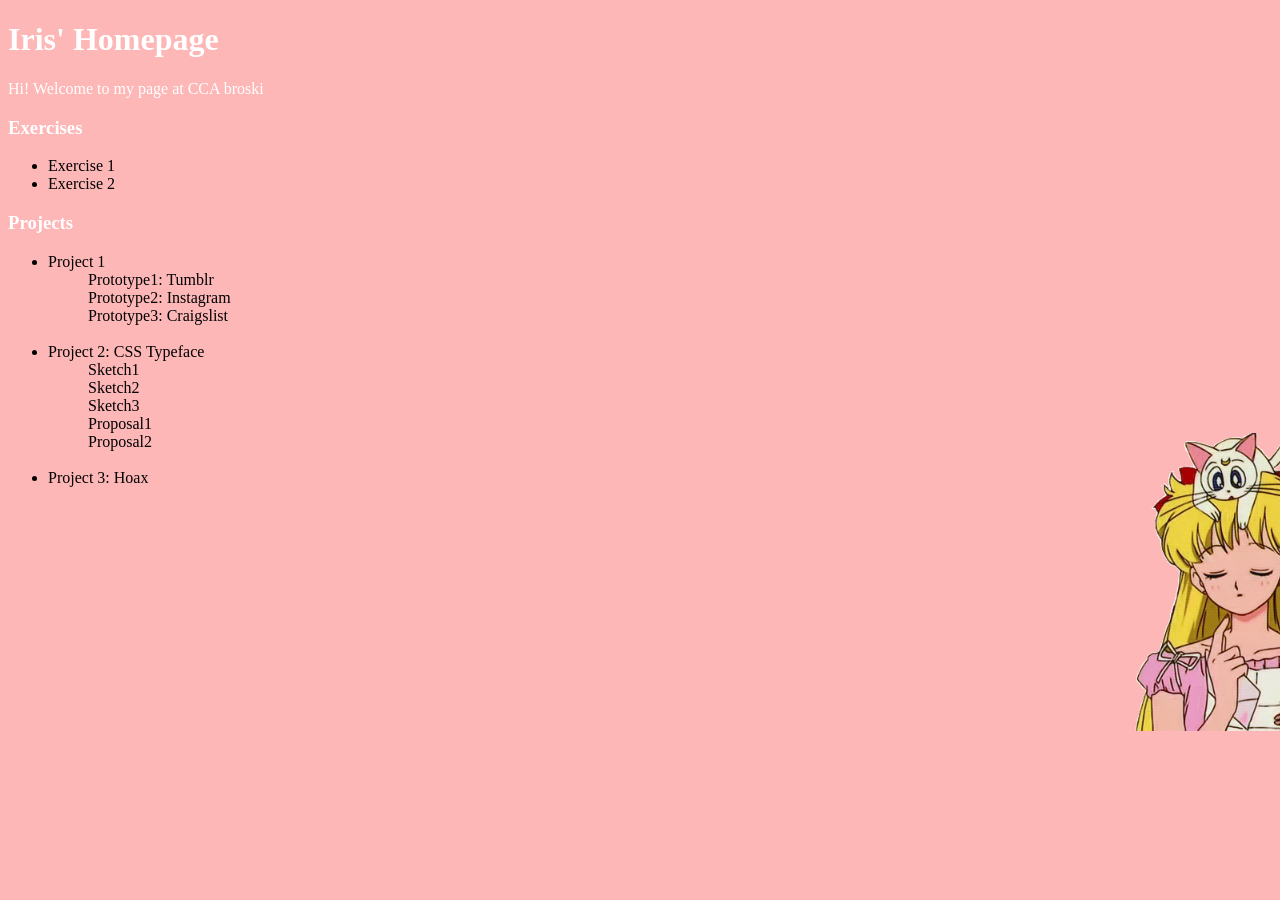
<file: index.html>
<!DOCTYPE html>
<html>

<head>
  <title>Iris' Homepage</title>
  <link rel="stylesheet" href="css/index.css">
</head>

<body>
  <h1>Iris' Homepage</h1>
  <p>Hi! Welcome to my page at CCA broski</p>
  <div id="Exercises">
    <h3>Exercises</h3>
    <ul>
      <li><a href="Exercise1/index.html">Exercise 1</a></li>
      <li><a href="Exercise2/index.html">Exercise 2</a></li>
    </ul>
  </div>
  <div id="Projects">
    <h3>Projects</h3>
    <ul>
      <li><a href="images/project1_iris_kwak.pdf">Project 1</a></li>
      <ul><a href="http://fantastickoalabluebird.tumblr.com/">Prototype1: Tumblr</a></ul>
      <ul><a href="https://www.instagram.com/maria_rilke/">Prototype2: Instagram</a></ul>
      <ul><a href="images/craigslist.png">Prototype3: Craigslist</a></ul><br>
      <li><a href="project2/interactive.html">Project 2: CSS Typeface</a></li>
      <ul><a href="images/font_3d.pdf">Sketch1</a></ul>
      <ul><a href="images/font_geometric.pdf">Sketch2</a></ul>
      <ul><a href="images/font_wide.pdf">Sketch3</a></ul>
      <ul><a href="images/proposal_origami.pdf">Proposal1</a></ul>
      <ul><a href="images/proposal_perspective.pdf">Proposal2</a></ul><br>
      <li><a href="project3/dessentials.html">Project 3: Hoax</a></li>
    </ul>

    <div id="venus">    
      <img src="images/venus.gif" width="400px";>
    </div>
  </div>
</body>
</html>
</file>
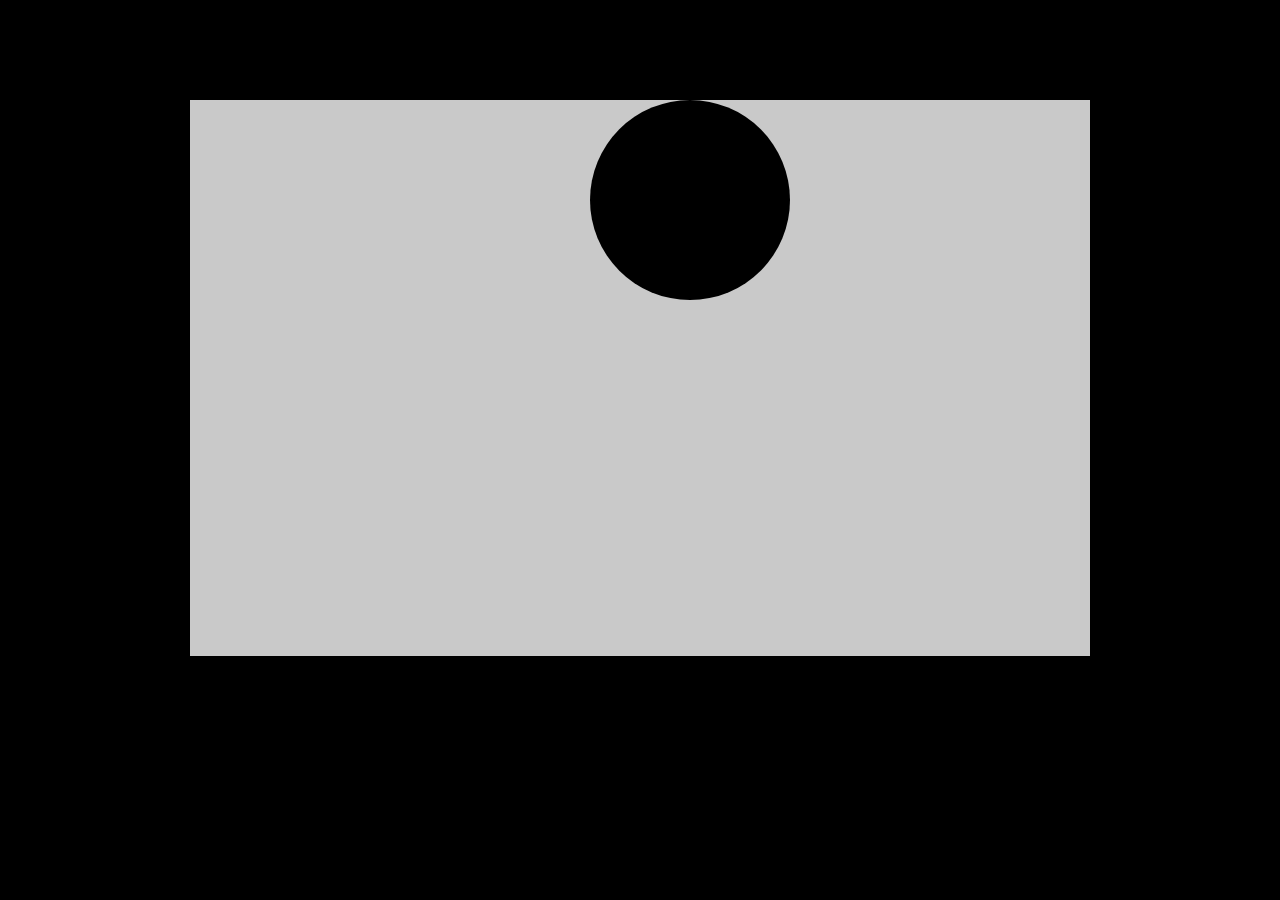
<file: Exercise-CodingfromLife/index.html>
<!DOCTYPE html>
<html>

<head>
	<title>Coding from Life</title>
	<meta charset="utf-8" />
	<link rel="stylesheet" href="assets/css/main.css" type="text/css" />
</head>

<body>

    <div class="canvas">

        <!-- put your objects here -->
        <div id="ball"></div>
    </div>

</body>

</html>
</file>
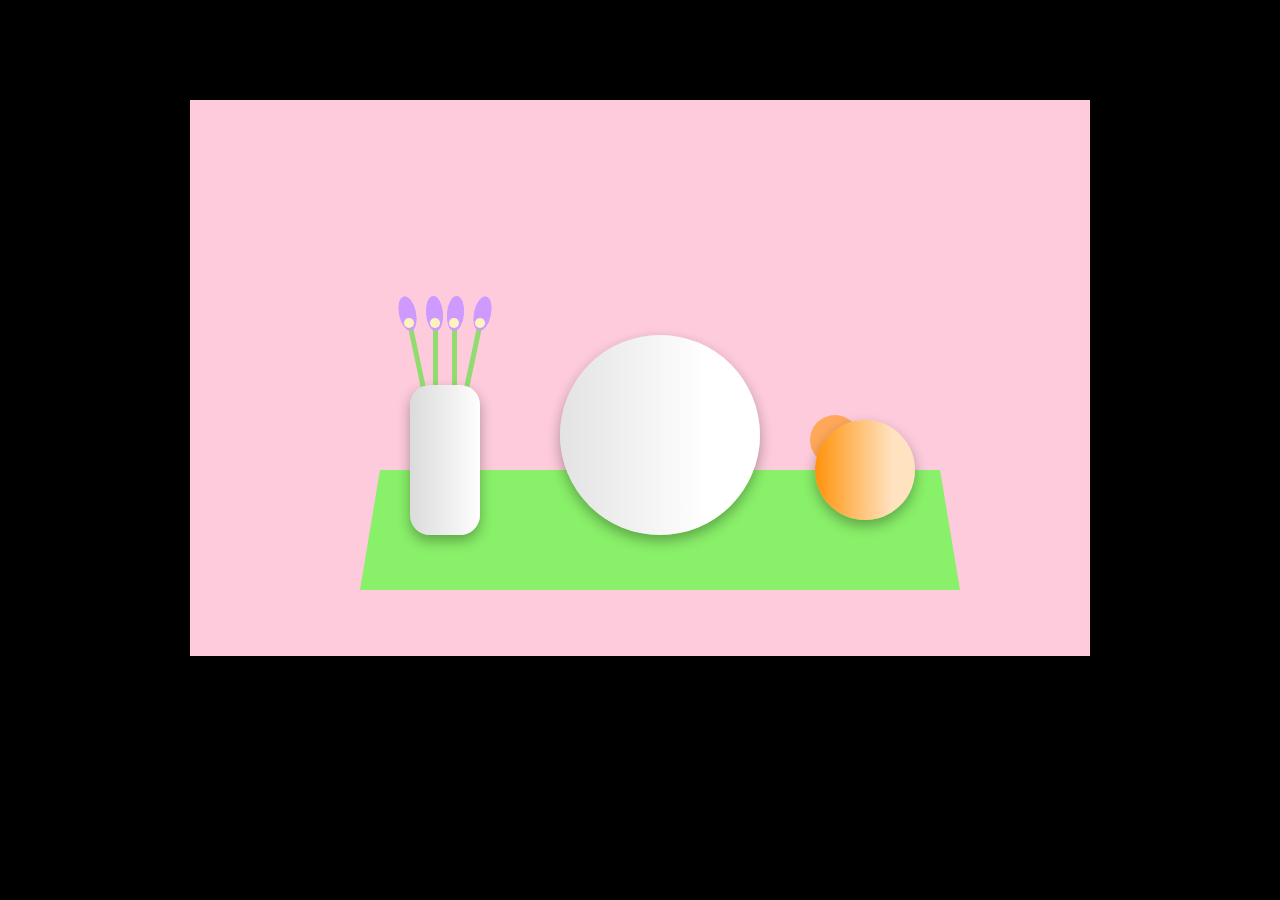
<file: Exercise1/index.html>
<!DOCTYPE html>
<html>

<head>
	<title>Coding from Life</title>
	<meta charset="utf-8" />
	<link rel="stylesheet" href="assets/css/main.css" type="text/css" />
</head>

<body>

    <div class="canvas">

        <!-- put your objects here -->
        <div id="ball"></div>
        <div id="pumpkin1"></div>
        <div id="pumpkin2"></div>
        <div id="vase"></div>
        <div id="stemright"></div>
        <div id="stemleft"></div>
        <div id="stemleftm"></div>
        <div id="stemrightm"></div>
        <div id="yellowright"></div>
        <div id="yellowrightm"></div>
        <div id="yellowleftm"></div>
        <div id="yellowleft"></div>
        <div id="petalright"></div>
        <div id="petalleft"></div>
        <div id="petalleftm"></div>
        <div id="petalrightm"></div>
        <div id="mat"></div>
    </div>

</body>

</html>
</file>
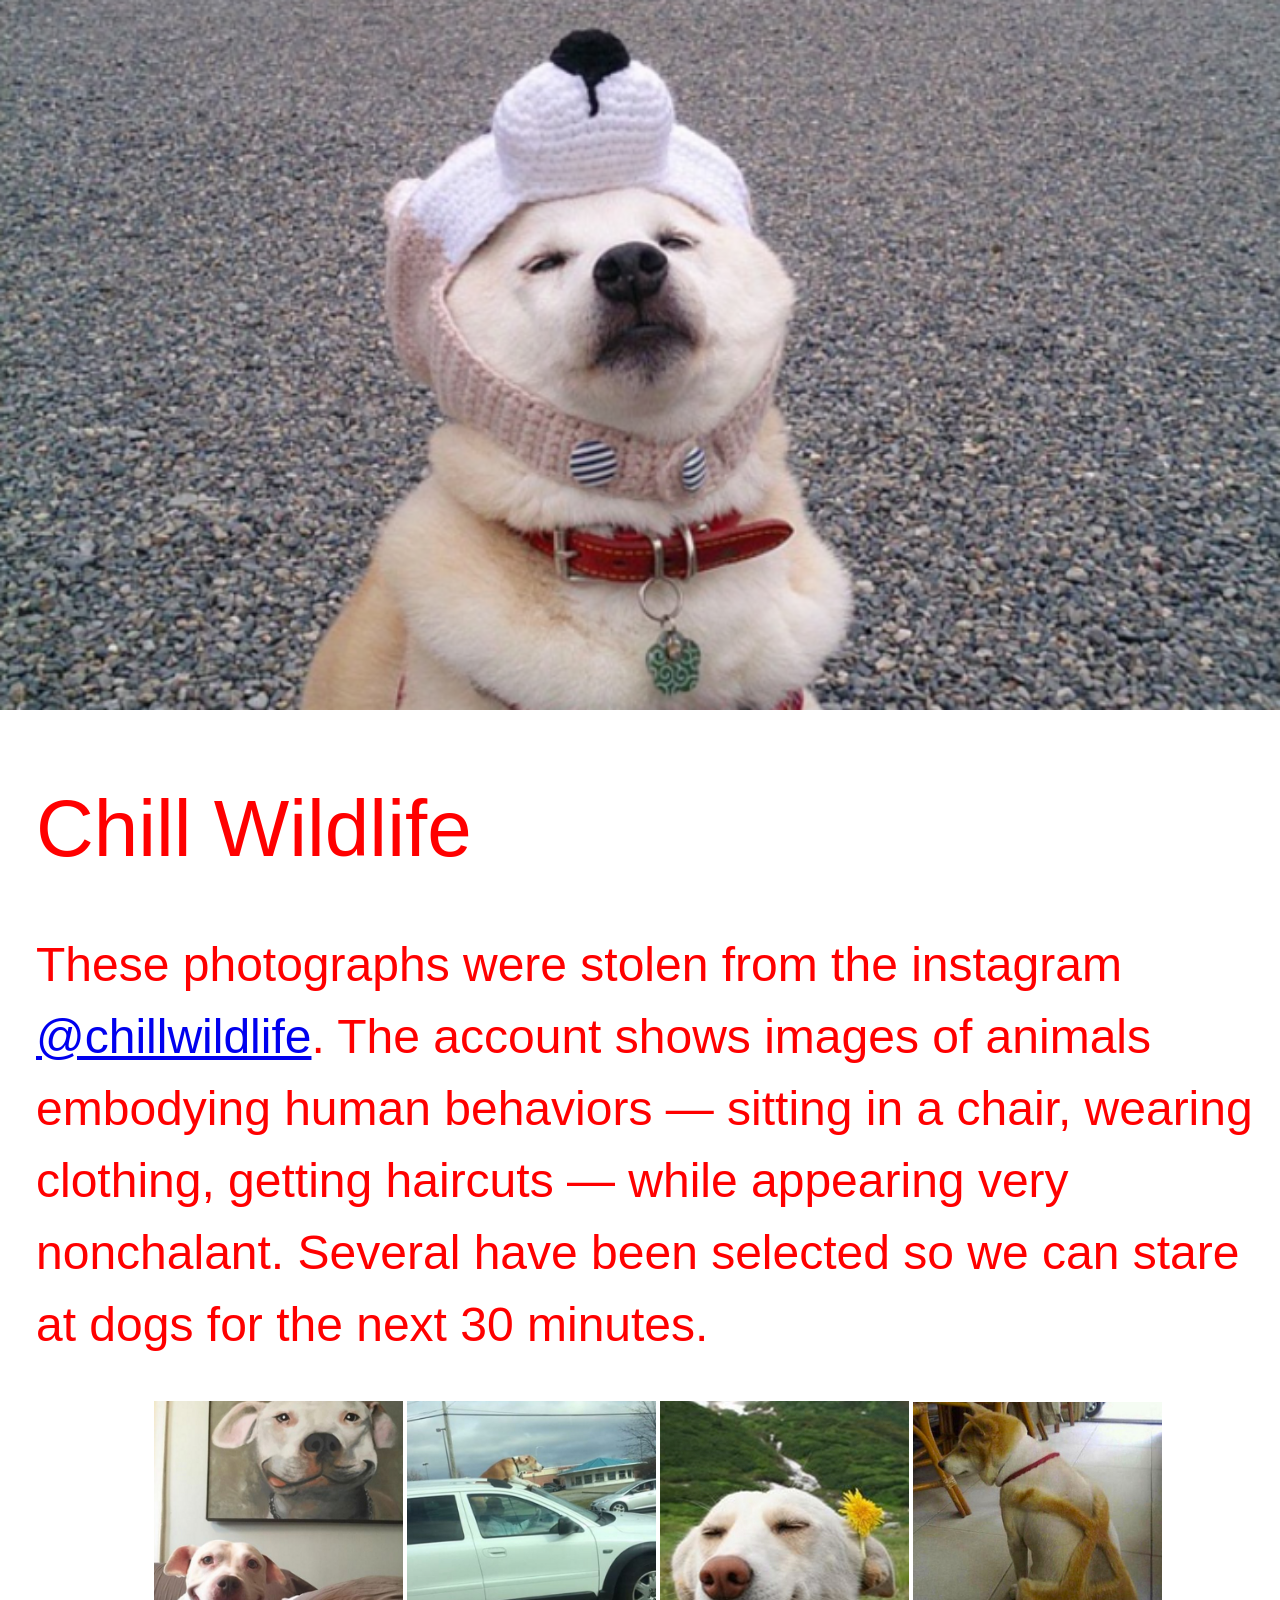
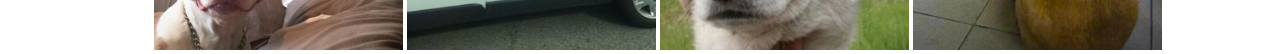
<file: Exercise2/index.html>
<!DOCTYPE html>
<html lang="en">
<head>
    <meta charset="UTF-8"> 
    <title>Breakpoints</title>
    <link href="css/style.css" media="all" rel="stylesheet" type="text/css">
    <meta name="viewport" content="width=device-width, initial-scale=1">
</head>
<body>

	<img class="l laptop only" src="images/cutedog.png">
	<img class="l mobile-only" src="images/hero.jpg">

	<div class="text">
		<h1>Chill Wildlife</h1>
		<h2>These photographs were stolen from the  instagram <a href="https://www.instagram.com/chillwildlife/" target="blank">@chillwildlife</a>. The account shows images of animals embodying human behaviors — sitting in a chair, wearing clothing, getting haircuts — while appearing very nonchalant. Several have been selected so we can stare at dogs for the next 30 minutes.</h2>
	<div>

	<div class="img-grid">
		<img class="s" <img src="images/1.jpg">
		<img class="s" <img src="images/2.jpg">
		<img class="s" <img src="images/3.jpg">
		<img class="s" <img src="images/4.jpg">
	</div>

</body>
</html>
</file>
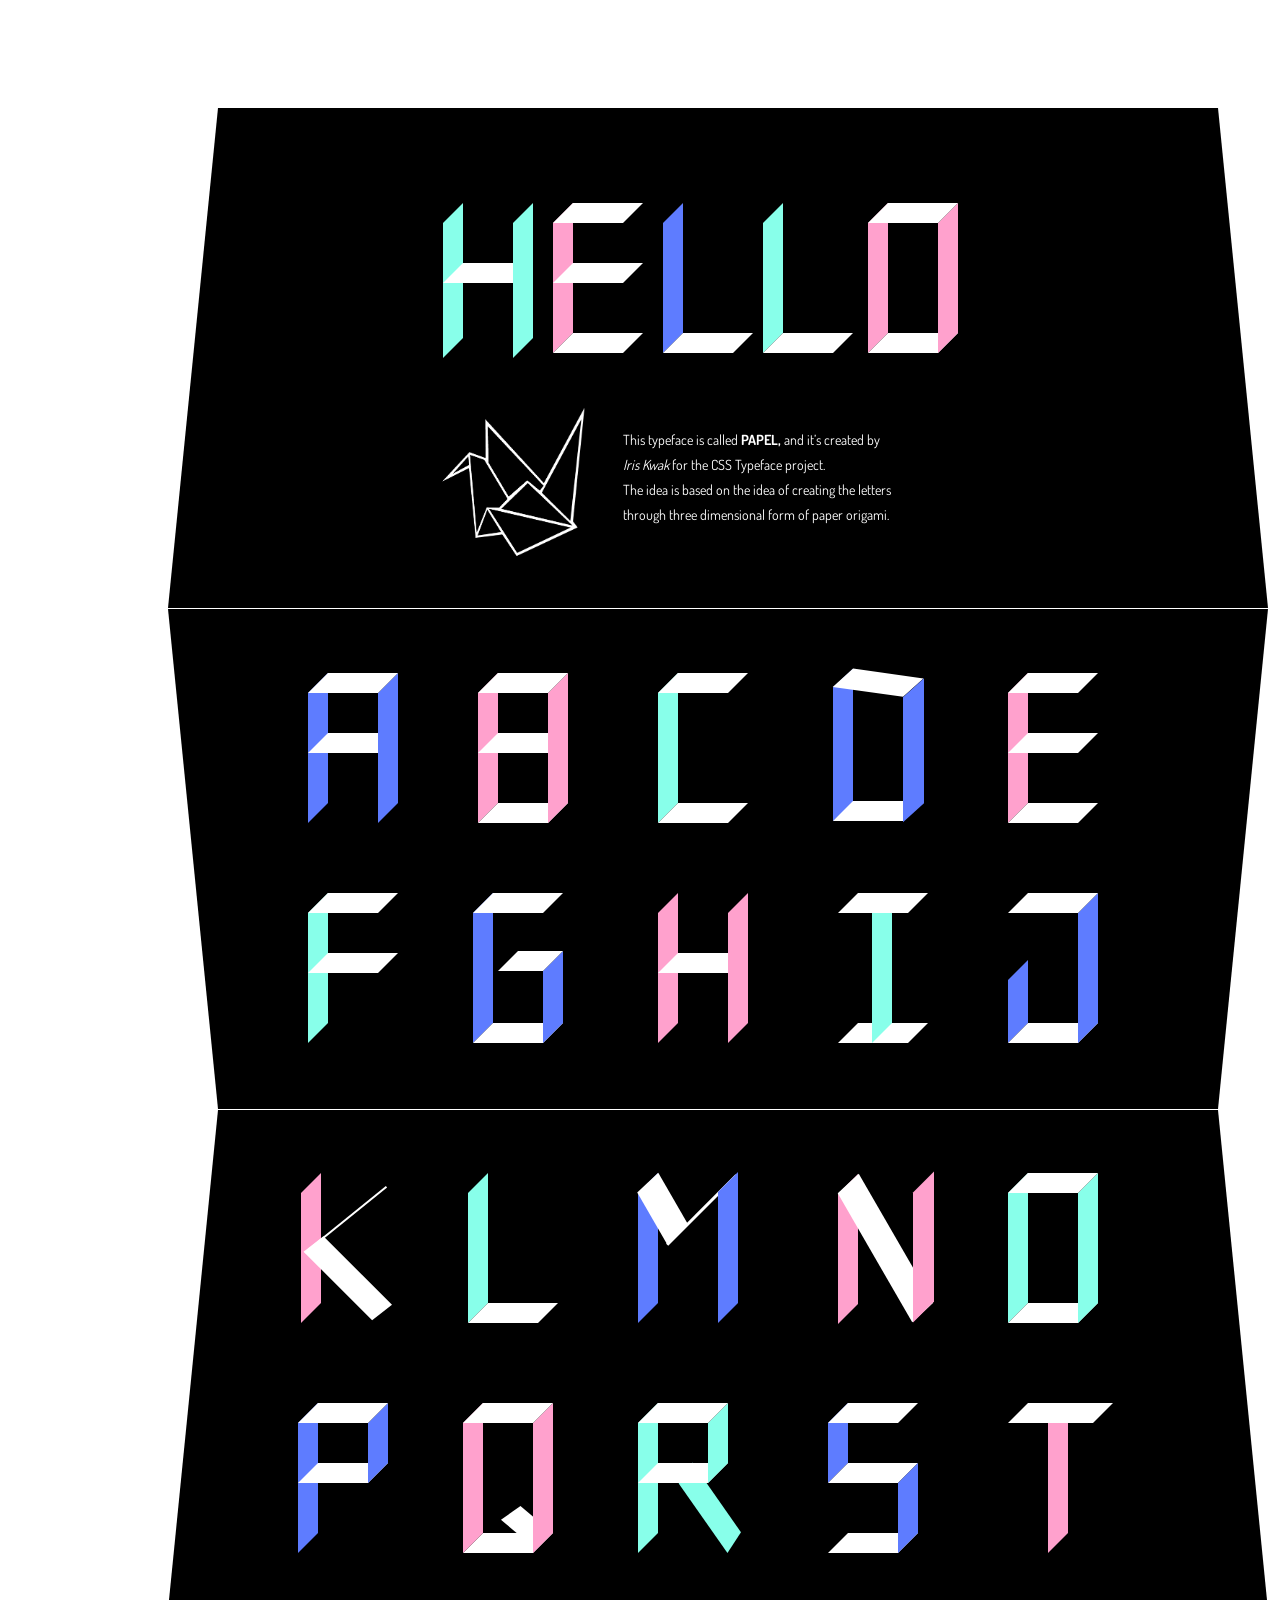
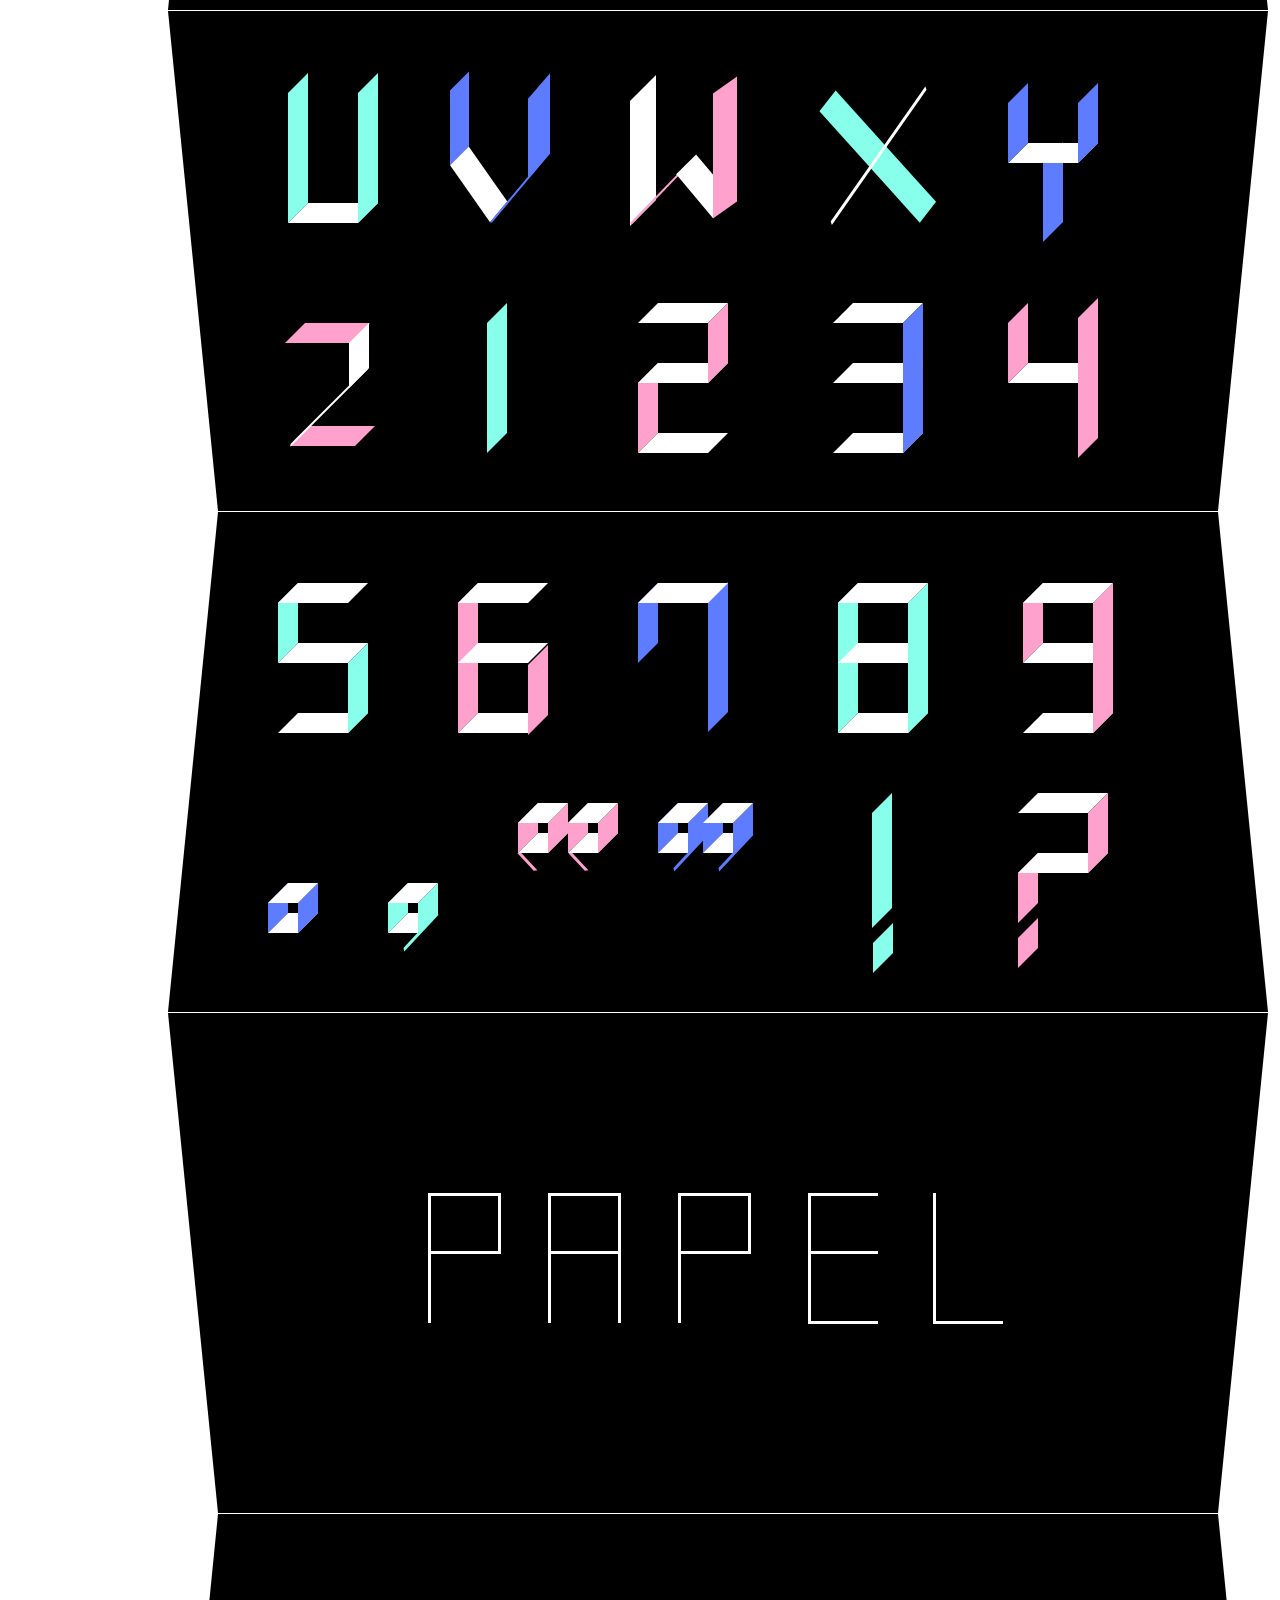
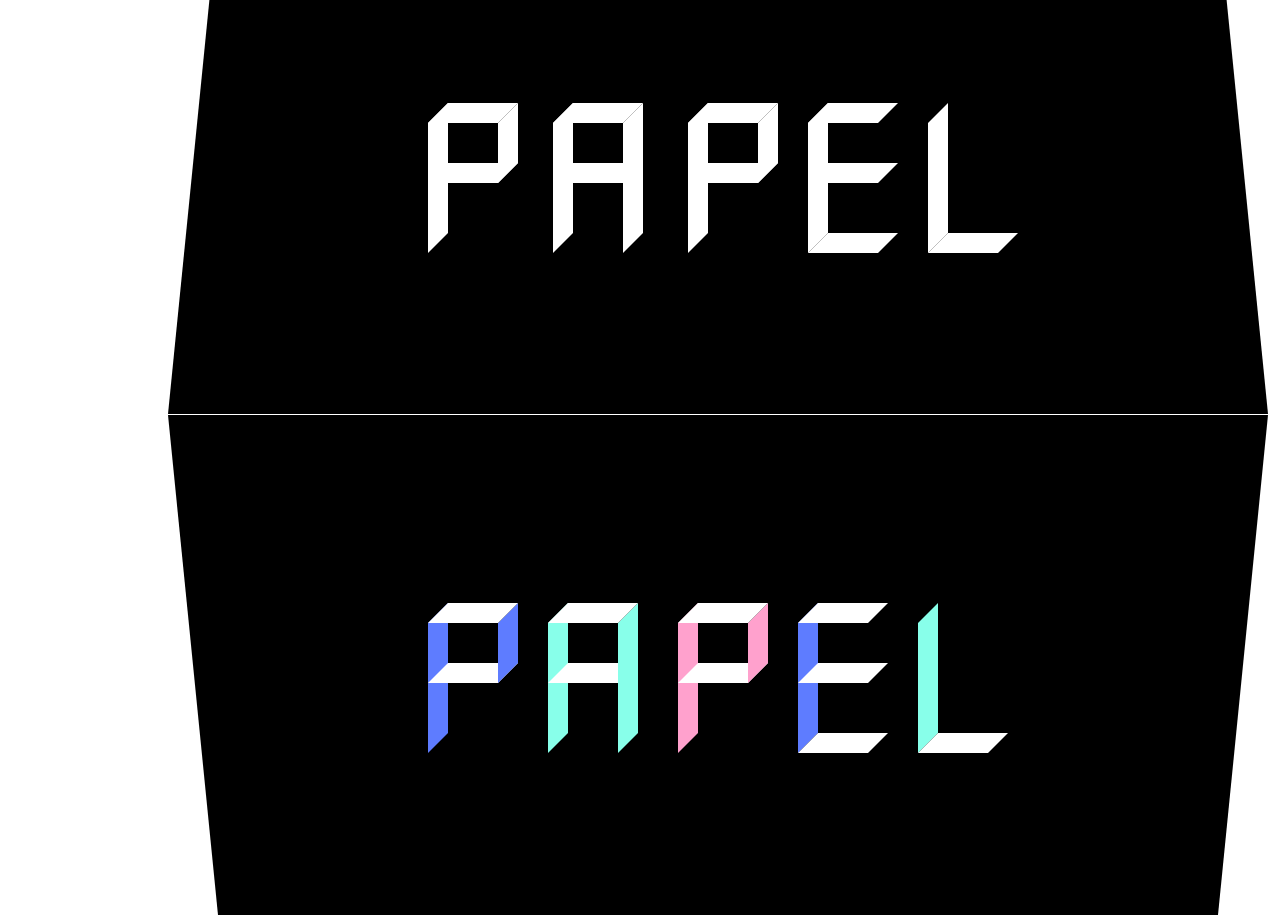
<file: project2/interactive.html>
<!DOCTYPE html>
<html>

<head>
	<title>PAPEL.</title>
    <link rel="shortcut icon" href="http://38.media.tumblr.com/tumblr_m230z8YSMN1qfamg6.gif"/>
	<meta charset="utf-8" />
	<link rel="stylesheet" href="css/interactive.css" type="text/css" />
    <link href='https://fonts.googleapis.com/css?family=Dosis' rel='stylesheet' type='text/css'>
</head>

<body>

<div id="crane"><img src="images/crane.png" width="150px";></a></div>

<div class="intro">
<p>This typeface is called <b>PAPEL,</b> and it’s created by <br><i>Iris Kwak</i> for the CSS Typeface project.<br>

The idea is based on the idea of creating the letters<br> through three dimensional form of paper origami.</p>
</div>

    <div id="one"></div>
    <div id="two"></div>
    <div id="three"></div>
    <div id="four"></div>
    <div id="five"></div>
    <div id="six"></div>
    <div id="seven"></div>
    <div id="eight"></div>
<div class="hello">    
<div class="h">
	<div class="hpersp">
    	<div id="hmiddle"></div>
    	<div id="hleft"></div>
    	<div id="hright"></div>
    </div>
    <div class="hflat">
    	<div id="hflatleft"></div>
    	<div id="hflatmiddle"></div>
    	<div id="hflatright"></div>
	</div>
</div>
<div class="e0">
	<div class="epersp">
    	<div id="e0top"></div>
    	<div id="e0left"></div>
    	<div id="e0middle"></div>
    	<div id="e0bottom"></div>
    </div>
    <div class="eflat">
    	<div id="eflatleft"></div>
    	<div id="eflattop"></div>
    	<div id="eflatmiddle"></div>
    	<div id="eflatbottom"></div>
	</div>
</div>

<div class="l">
    <div class="lpersp">
        <div id="lleft"></div>
        <div id="lbottom"></div>
    </div>
    <div class="lflat">
        <div id="lflatleft"></div>
        <div id="lflatbottom"></div>
    </div>
</div>

<div class="l2">
    <div class="lpersp2">
        <div id="lleft2"></div>
        <div id="lbottom2"></div>
    </div>
    <div class="lflat2">
        <div id="lflatleft2"></div>
        <div id="lflatbottom2"></div>
    </div>
</div>

<div class="o">
<div class="opersp">
    <div id="otop"></div>
    <div id="oleft"></div>
    <div id="oright"></div>
    <div id="obottom"></div>
</div>
    <div class="oflat">
    <div id="oflattop"></div>
    <div id="oflatleft"></div>
    <div id="oflatright"></div>
    <div id="oflatbottom"></div>
    </div>
</div>
</div>

<!---paper-->
<div class="paper">
<div class="p1">
    <div class="p1persp">
        <div id="p1top"></div>
        <div id="p1left"></div>
        <div id="p1right"></div>
        <div id="p1middle"></div>
        <div id="p1bottom"></div>
    </div>

    <div class="p1flat">
        <div id="p1flatleft"></div>
        <div id="p1flattop"></div>
        <div id="p1flatmiddle"></div>
        <div id="p1flatright"></div>
    </div>
</div>

<div class="p2">
    <div class="p2persp">
        <div id="p2top"></div>
        <div id="p2left"></div>
        <div id="p2right"></div>
        <div id="p2middle"></div>
        <div id="p2bottom"></div>
    </div>
    <div class="p2flat">
        <div id="p2flatleft"></div>
        <div id="p2flattop"></div>
        <div id="p2flatmiddle"></div>
        <div id="p2flatright"></div>
    </div>
</div>

<div class="ap">
    <div class="appersp">
    <div id="aptop"></div>
    <div id="apmiddle"></div>
    <div id="apleft"></div>
    <div id="apright"></div>
</div>
    <div class="apflat">
        <div id="apflattop"></div>
        <div id="apflatmiddle"></div>
        <div id="apflatleft"></div>
        <div id="apflatright"></div>
    </div>
</div>

<div class="ep">
    <div class="eppersp">
        <div id="eptop"></div>
        <div id="epleft"></div>
        <div id="epmiddle"></div>
        <div id="epbottom"></div>
    </div>
    <div class="epflat">
        <div id="epflatleft"></div>
        <div id="epflattop"></div>
        <div id="epflatmiddle"></div>
        <div id="epflatbottom"></div>
    </div>
</div>

<div class="l3">
    <div class="lpersp3">
        <div id="lleft3"></div>
        <div id="lbottom3"></div>
    </div>
    <div class="lflat3">
        <div id="lflatleft3"></div>
        <div id="lflatbottom3"></div>
    </div>
</div>

</div>

</div>

<!--whiteonly-->

<div class="pp">
        <div id="pptop"></div>
        <div id="ppleft"></div>
        <div id="ppright"></div>
        <div id="ppmiddle"></div>
        <div id="ppbottom"></div>
    </div>

<div class="aa">
    <div id="aatop"></div>
    <div id="aamiddle"></div>
    <div id="aaleft"></div>
    <div id="aaright"></div>
</div>    

<div class="pp2">
        <div id="pp2top"></div>
        <div id="pp2left"></div>
        <div id="pp2right"></div>
        <div id="pp2middle"></div>
        <div id="pp2bottom"></div>
    </div>

<div class="ee">
    <div id="eetop"></div>
    <div id="eeleft"></div>
    <div id="eemiddle"></div>
    <div id="eebottom"></div>
</div>  

<div class="ll">
    <div id="llbottom"></div>
    <div id="llleft"></div>
</div>    

<!--flatonly-->

    <div class="ppflat">
        <div id="ppflatleft"></div>
        <div id="ppflattop"></div>
        <div id="ppflatmiddle"></div>
        <div id="ppflatright"></div>
    </div>

    <div class="aaflat">
        <div id="aaflattop"></div>
        <div id="aaflatmiddle"></div>
        <div id="aaflatleft"></div>
        <div id="aaflatright"></div>
    </div>

    <div class="pp2flat">
        <div id="pp2flatleft"></div>
        <div id="pp2flattop"></div>
        <div id="pp2flatmiddle"></div>
        <div id="pp2flatright"></div>
    </div>

    <div class="eeflat">
        <div id="eeflatleft"></div>
        <div id="eeflattop"></div>
        <div id="eeflatmiddle"></div>
        <div id="eeflatbottom"></div>
    </div>    

    <div class="llflat">
        <div id="llflatleft"></div>
        <div id="llflatbottom"></div>
    </div>

<!--alpahabets-->

<div class="atoe">
<div class="a">
    <div id="atop"></div>
    <div id="amiddle"></div>
    <div id="aleft"></div>
    <div id="aright"></div>
</div>

<div class="b">
    <div id="btop"></div>
    <div id="bmiddle"></div>
    <div id="bleft"></div>
    <div id="bright"></div>
    <div id="bbottom"></div>
</div>

<div class="c">
    <div id="ctop"></div>
    <div id="cleft"></div>
    <div id="cbottom"></div>
</div>

<div class="d">
    <div class="dtopp">
    <div id="dtop"></div></div>
    <div id="dleft"></div>
    <div id="dright"></div>
    <div id="dbottom"></div>
</div>

<div class="e">
    <div id="etop"></div>
    <div id="eleft"></div>
    <div id="emiddle"></div>
    <div id="ebottom"></div>
</div>
</div>

<div class="ftoj">
    <div class="f">
    <div id="ftop"></div>
    <div id="fleft"></div>
    <div id="fmiddle"></div>
    <div id="fbottom"></div>
</div>

<div class="g">
    <div id="gtop"></div>
    <div id="gleft"></div>
    <div id="gright"></div>
    <div id="gmiddle"></div>
    <div id="gbottom"></div>
</div>

<div class="ho">
    <div id="homiddle"></div>
    <div id="holeft"></div>
    <div id="horight"></div>
</div>

<div class="i">
    <div id="itop"></div>
    <div id="ileft"></div>
    <div id="iright"></div>
    <div id="imiddle"></div>
    <div id="ibottom"></div>
</div>

<div class="j">
    <div id="jtop"></div>
    <div id="jleft"></div>
    <div id="jright"></div>
    <div id="jmiddle"></div>
    <div id="jbottom"></div>
</div>

<div class="k">
    <div id="kleft"></div>
    <div class="kmiddlee">
    <div id="kmiddle"></div></div>
    <div class="ktestt">
    <div id="ktest"></div></div>
    <div class="ktopp">
    <div id="ktop"></div></div>
</div>

<div class="lo">
    <div id="loleft"></div>
    <div id="lobottom"></div>
</div>

<div class="m">
    <div class="mmiddlee">
    <div id="mmiddle"></div></div>
    <div class="mmiddlee2">
    <div id="mmiddle2"></div></div>
    <div id="mleft"></div>
    <div id="mright"></div>
</div>

<div class="n">
    <div class="nmiddlee">
    <div id="nmiddle"></div></div>
    <div id="nleft"></div>
    <div id="nright"></div>
</div>

<div class="oo">
    <div id="ootop"></div>
    <div id="ooleft"></div>
    <div id="ooright"></div>
    <div id="oobottom"></div>
</div>

<div class="p">
    <div id="ptop"></div>
    <div id="pleft"></div>
    <div id="pright"></div>
    <div id="pmiddle"></div>
</div>

<div class="q">
    <div id="qtop"></div>
    <div id="qleft"></div>
    <div id="qright"></div>
    <div id="qbottom"></div>
    <div class="qsegmentt">
    <div id="qsegment"></div></div>
</div>

<div class="r">
    <div id="rtop"></div>
    <div id="rleft"></div>
    <div id="rright"></div>
    <div id="rmiddle"></div>
    <div class="rbottomrightt">
    <div id="rbottomright"></div></div>
</div>

<div class="s">
    <div id="stop"></div>
    <div id="sleft"></div>
    <div id="sright"></div>
    <div id="smiddle"></div>
    <div id="sbottom"></div>
</div>

<div class="t">
    <div id="ttop"></div>
    <div id="tmiddle"></div>
</div>

<div class="u">
    <div id="uleft"></div>
    <div id="uright"></div>
    <div id="ubottom"></div>
</div>

<div class="v">
    <div class="vleftt">
    <div id="vleft"></div></div>
    <div class="vrightt">
    <div id="vright"></div></div>
    <div id="vleft1"></div>
    <div id="vright1"></div>
</div>

<div class="w">
    <div class="wleftt">
    <div id="wleft"></div></div>
    <div class="wleftt2">
    <div id="wleft2"></div></div>
    <div class="wrightt">
    <div id="wright"></div></div>
    <div class="wrightt2">
    <div id="wright2"></div></div>
</div>

<div class="x">
    <div class="xleftt">
    <div id="xleft"></div></div>
    <div class="xrightt">
    <div id="xright"></div></div>
</div>

<div class="y">
    <div id="ytop"></div>
    <div id="yleft"></div>
    <div id="yright"></div>
    <div id="ymiddle"></div>
    <div id="ystem"></div>
</div>

<div class="z">
    <div id="ztop"></div>
    <div class="zmiddlee">
    <div id="zmiddle"></div></div>
    <div id="zbottom"></div>
    <div id="zleft"></div>
    <div id="zright"></div>
</div>

<div class="one">
    <div id="oneleft"></div>
</div>

<div class="two">
    <div id="twotop"></div>
    <div id="twoleft"></div>
    <div id="tworight"></div>
    <div id="twomiddle"></div>
    <div id="twobottom"></div>
</div>

<div class="three">
    <div id="threetop"></div>
    <div id="threeleft"></div>
    <div id="threeright"></div>
    <div id="threemiddle"></div>
    <div id="threebottom"></div>
</div>

<div class="four">
    <div id="fourleft"></div>
    <div id="fourright"></div>
    <div id="fourmiddle"></div>
</div>

<div class="five">
    <div id="fivetop"></div>
    <div id="fiveleft"></div>
    <div id="fiveright"></div>
    <div id="fivemiddle"></div>
    <div id="fivebottom"></div>
</div>

<div class="six">
    <div id="sixtop"></div>
    <div id="sixmiddle"></div>
    <div id="sixleft"></div>
    <div id="sixright"></div>
    <div id="sixbottom"></div>
</div>

<div class="seven">
    <div id="sevenleft"></div>
    <div id="sevenright"></div>
    <div id="sevenmiddle"></div>
</div>

<div class="eight">
    <div id="eighttop"></div>
    <div id="eightmiddle"></div>
    <div id="eightleft"></div>
    <div id="eightright"></div>
    <div id="eightbottom"></div>
</div>

<div class="nine">
    <div id="ninetop"></div>
    <div id="ninemiddle"></div>
    <div id="nineleft"></div>
    <div id="nineright"></div>
    <div id="ninebottom"></div>
</div>

<div class="comma">
    <div id="commatop"></div>
    <div id="commamiddle"></div>
    <div id="commaleft"></div>
    <div id="commaright"></div>
    <div id="commabottom"></div>
    <div class="commaslashh">
    <div id="commaslash"></div></div>
</div>

<div class="first">
<div class="a1">
    <div id="a1top"></div>
    <div id="a1middle"></div>
    <div id="a1left"></div>
    <div id="a1right"></div>
    <div id="a1bottom"></div>
    <div class="a1slashh">
    <div id="a1slash"></div></div>
</div>

<div class="a2">
    <div id="a2top"></div>
    <div id="a2middle"></div>
    <div id="a2left"></div>
    <div id="a2right"></div>
    <div id="a2bottom"></div>
    <div class="a2slashh">
    <div id="a2slash"></div></div>
</div>
</div>

<div class="period">
    <div id="periodtop"></div>
    <div id="periodmiddle"></div>
    <div id="periodleft"></div>
    <div id="periodright"></div>
    <div id="periodbottom"></div>
</div>


<div class="second">
<div class="a3">
    <div id="a3top"></div>
    <div id="a3middle"></div>
    <div id="a3left"></div>
    <div id="a3right"></div>
    <div id="a3bottom"></div>
    <div class="a3slashh">
    <div id="a3slash"></div></div>
</div>

<div class="a4">
    <div id="a4top"></div>
    <div id="a4middle"></div>
    <div id="a4left"></div>
    <div id="a4right"></div>
    <div id="a4bottom"></div>
    <div class="a4slashh">
    <div id="a4slash"></div></div>
</div>
</div>

<div class="exclamation">
<div class="excla">
    <div id="exclaleft"></div>
</div>

<div class="exclap">
    <div id="exclaptop"></div>
    <div id="exclapmiddle"></div>
    <div id="exclapleft"></div>
    <div id="exclapright"></div>
    <div id="exclapbottom"></div>
</div>
</div>

<div class="question">
<div class="ques">
    <div id="questop"></div>
    <div id="quesleft"></div>
    <div id="quesright"></div>
    <div id="quesmiddle"></div>
</div>

<div class="quesp">
    <div id="quesptop"></div>
    <div id="quespmiddle"></div>
    <div id="quespleft"></div>
    <div id="quespright"></div>
</div>

</div>

</body>
</file>
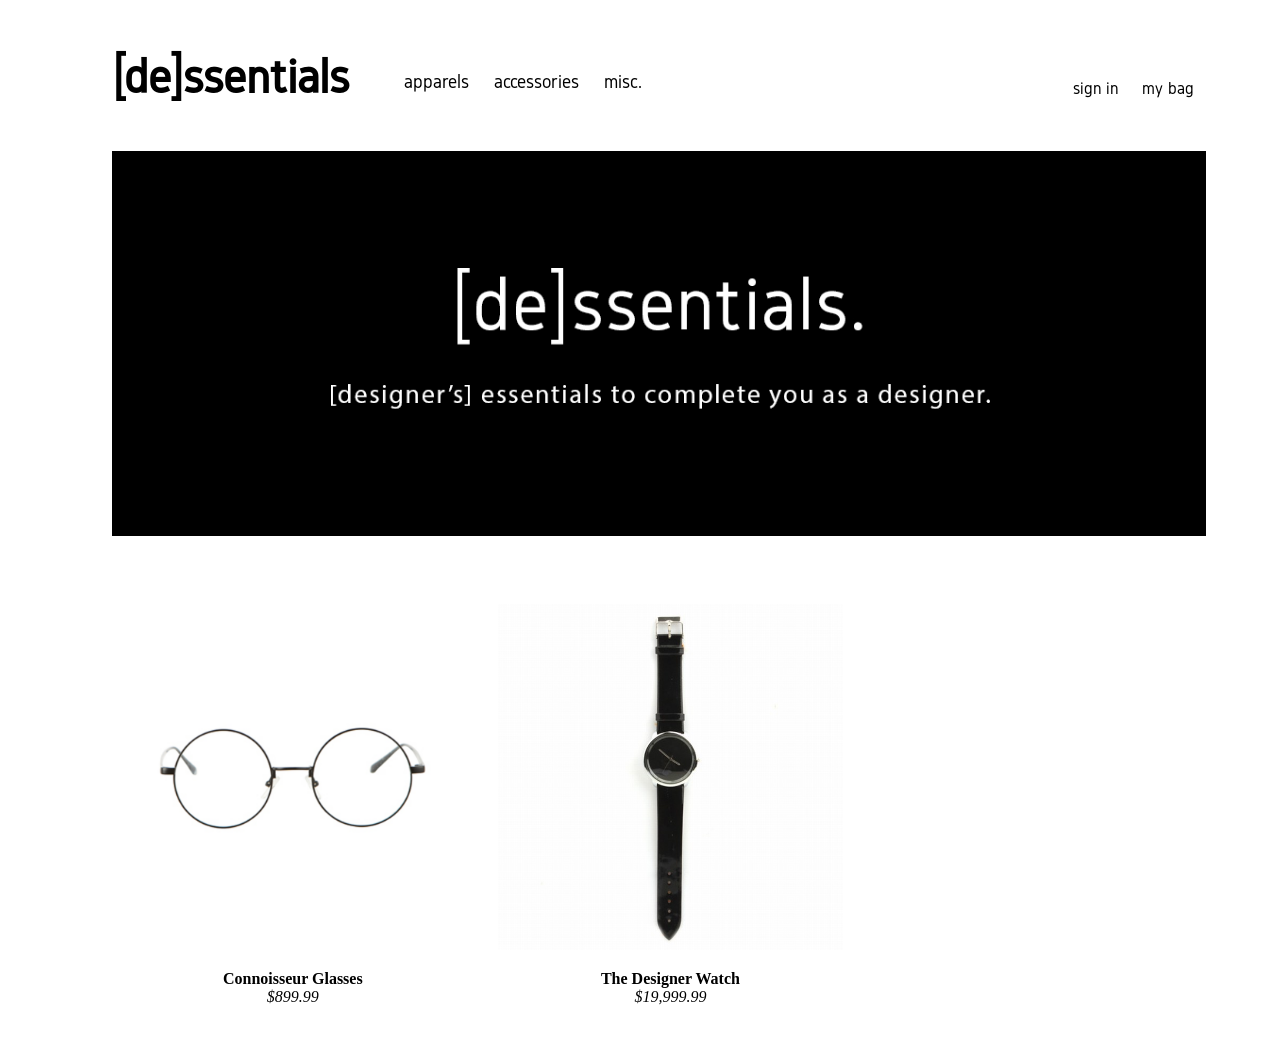
<file: project3/accessories.html>
<!DOCTYPE html>
<html>
<head>
    <meta charset="utf-8">
    <meta http-equiv="X-UA-Compatible" content="IE=edge,chrome=1">
    <title>[ᴅᴇ]ssᴇɴᴛɪᴀʟs.</title>
    <meta name="viewport" content="width=device-width,initial-scale=1,maximum-scale=1,user-scalable=no">
    <meta http-equiv="X-UA-Compatible" content="IE=edge,chrome=1">
    <meta name="HandheldFriendly" content="true">
    <link rel="shortcut icon" href="http://d1ujqdpfgkvqfi.cloudfront.net/favicon-generator/htdocs/favicons/2016-04-15/d004d09b7876caf4d2a6898a6ff74f14.ico.png"/>
    <link rel="stylesheet" type="text/css" href="css/accessories.css">
    <link href='https://fonts.googleapis.com/css?family=Open+Sans+Condensed:300' rel='stylesheet' type='text/css'>
</head>

<body>

        <div id="header">   
            <h1 class="logo"><a href="dessentials.html">[de]ssentials</a></h1>
            <div id="sidebar">
                <a class="navitem" href="apparels.html">apparels</a>
                <a class="navitem" href="accessories.html">accessories</a>
                <a class="navitem" href="misc.html">misc.</a>
            </div>
            <div class="rightside">
                <a id="rightnav" href="sike.html">sign in</a>
                <a id="rightnav" href="sike.html">my bag</a>
            </div>
        </div>

        <img class="l" src="images/blackheader.jpg">

        <div id="itemlist">
            <div class="img-grid">
                <div class="product">
                    <a href="glasses.html"><img class="a" src="images/glassesthumb.png"></a>
                    <p><b><a href="glasses.html">Connoisseur Glasses</b><br><i>$899.99</i></a></p>
                </div>
                <div class="product">
                    <a href="watch.html"><img class="a" <img src="images/watch.jpg"></a>
                    <p><a href="watch.html"><b>The Designer Watch</b><br><i>$19,999.99</i></a></p>
                </div>
            </div>
        </div>

       <!-- <div class="img-grid"> 
            <img id="book" src="images/designerbook.jpg">
        </div>-->
        <br><br><br>
</body>
</html>
</file>
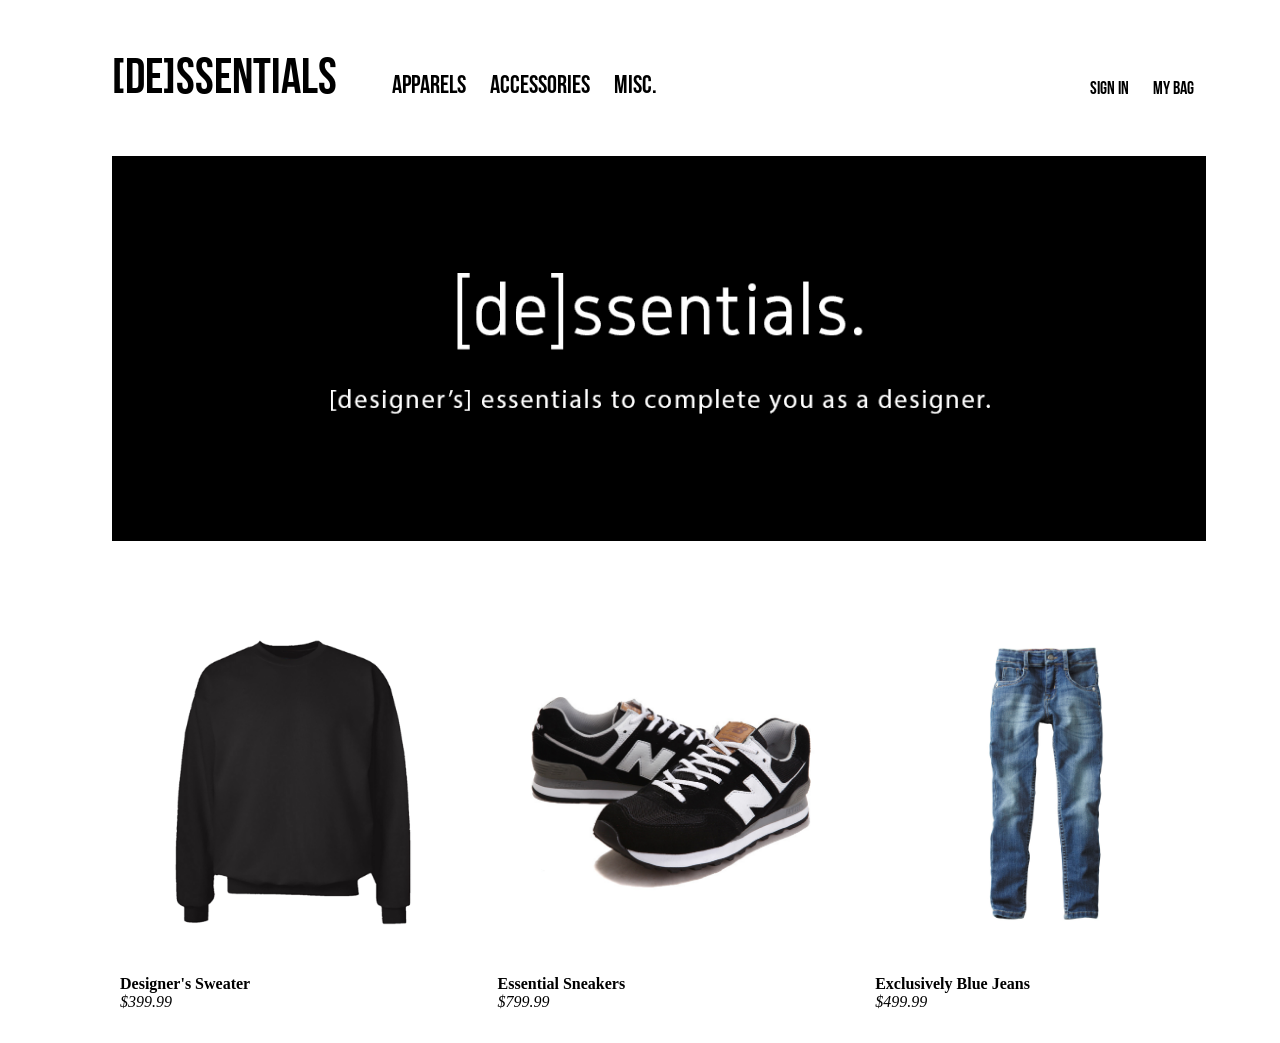
<file: project3/apparels.html>
<!DOCTYPE html>
<html>
<head>
    <meta charset="utf-8">
    <meta http-equiv="X-UA-Compatible" content="IE=edge,chrome=1">
    <title>[ᴅᴇ]ssᴇɴᴛɪᴀʟs.</title>
    <meta name="viewport" content="width=device-width,initial-scale=1,maximum-scale=1,user-scalable=no">
    <meta http-equiv="X-UA-Compatible" content="IE=edge,chrome=1">
    <meta name="HandheldFriendly" content="true">
    <link rel="shortcut icon" href="http://d1ujqdpfgkvqfi.cloudfront.net/favicon-generator/htdocs/favicons/2016-04-15/d004d09b7876caf4d2a6898a6ff74f14.ico.png"/>
    <link rel="stylesheet" type="text/css" href="css/dessentials.css">
    <link href='https://fonts.googleapis.com/css?family=Open+Sans+Condensed:300' rel='stylesheet' type='text/css'>
</head>

<body>

        <div id="header">   
            <h1 class="logo"><a href="dessentials.html">[de]ssentials</a></h1>
            <div id="sidebar">
                <a class="navitem" href="apparels.html">apparels</a>
                <a class="navitem" href="accessories.html">accessories</a>
                <a class="navitem" href="misc.html">misc.</a>
            </div>
            <div class="rightside">
                <a id="rightnav" href="sike.html">sign in</a>
                <a id="rightnav" href="sike.html">my bag</a>
            </div>
        </div>

        <img class="l" src="images/blackheader.jpg">

        <div id="itemlist">
            <div class="img-grid">
                <div class="product">   
                    <a href="sweater.html"><img class="a" src="images/sweater.png"></a>
                    <p><b><a href="sweater.html">Designer's Sweater</b><br><i>$399.99</i><a/></p>
                </div>
                <div class="product">
                    <a href="shoes.html"><img class="a" src="images/shoes.png"></a>
                    <p><b><a href="shoes.html">Essential Sneakers</b><br><i>$799.99</i></a></p>
                </div>
                <div class="product">
                    <a href="jeans.html"><img class="a" src="images/jeans.png"></a>
                    <p><b><a href="jeans.html">Exclusively Blue Jeans</b><br><i>$499.99</i></a></p>
                </div>
            </div>
        </div>

       <!-- <div class="img-grid"> 
            <img id="book" src="images/designerbook.jpg">
        </div>-->
        <br><br><br>
</body>
</html>
</file>
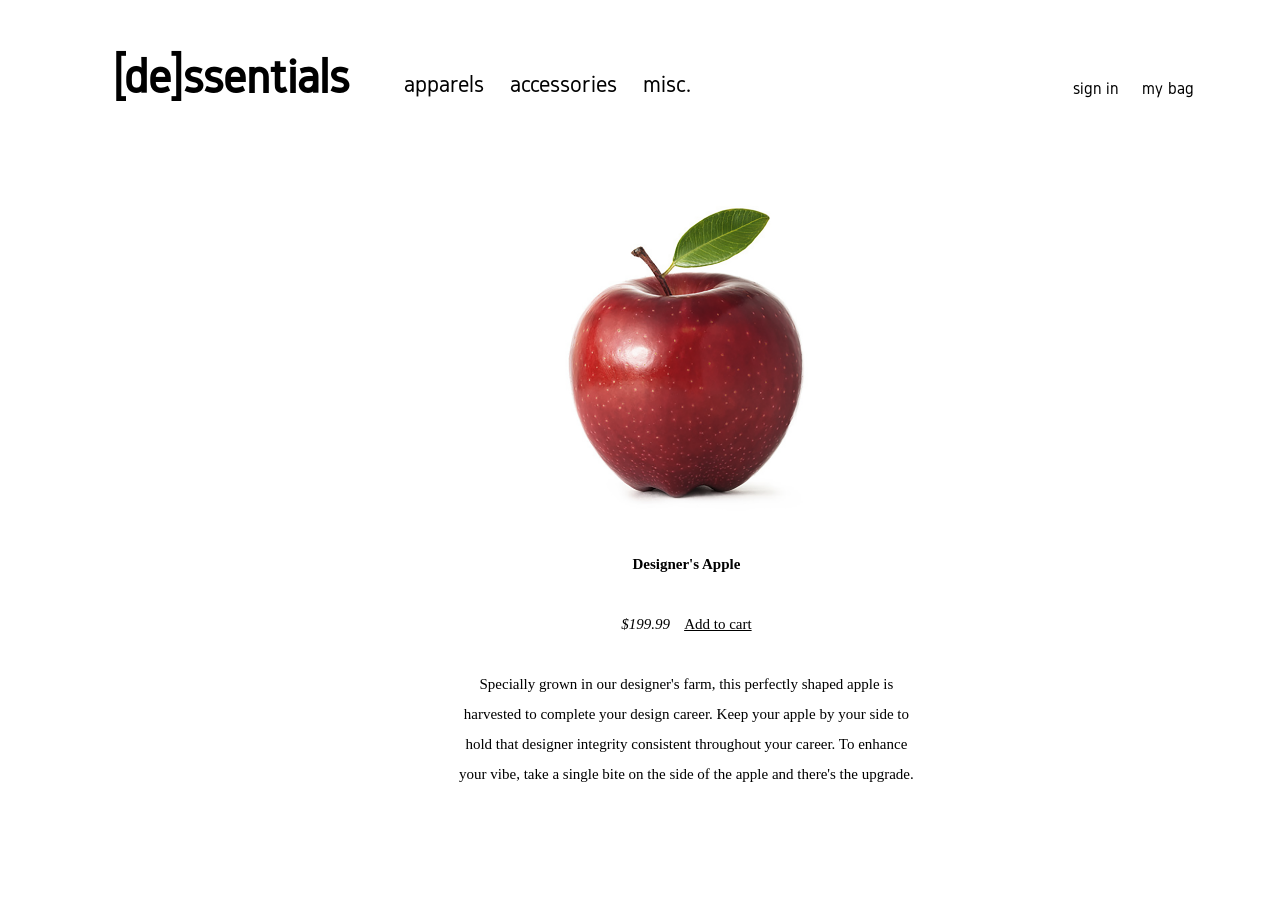
<file: project3/apple.html>
<!DOCTYPE html>
<html>
<head>
    <meta charset="utf-8">
    <meta http-equiv="X-UA-Compatible" content="IE=edge,chrome=1">
    <title>[ᴅᴇ]ssᴇɴᴛɪᴀʟs.</title>
    <meta name="viewport" content="width=device-width,initial-scale=1,maximum-scale=1,user-scalable=no">
    <meta http-equiv="X-UA-Compatible" content="IE=edge,chrome=1">
    <meta name="HandheldFriendly" content="true">
    <link rel="shortcut icon" href="http://d1ujqdpfgkvqfi.cloudfront.net/favicon-generator/htdocs/favicons/2016-04-15/d004d09b7876caf4d2a6898a6ff74f14.ico.png"/>
    <link rel="stylesheet" type="text/css" href="css/apple.css">
    <link href='https://fonts.googleapis.com/css?family=Open+Sans+Condensed:300' rel='stylesheet' type='text/css'>
</head>

<body>

        <div id="header">   
            <h1 class="logo"><a href="dessentials.html">[de]ssentials</a></h1>
            <div id="sidebar">
                <a class="navitem" href="apparels.html">apparels</a>
                <a class="navitem" href="accessories.html">accessories</a>
                <a class="navitem" href="misc.html">misc.</a>
            </div>
            <div class="rightside">
                <a id="rightnav" href="sike.html">sign in</a>
                <a id="rightnav" href="sike.html">my bag</a>
            </div>
        </div>

        <div id="itemlist">
            <div class="img-grid">
                <div class="product">
                    <img class="a" <img src="images/applestock.png" width="20%">
                    <p><b>Designer's Apple</b><br><br><i>$199.99</i>&nbsp;&nbsp;&nbsp;&nbsp;<u><a href="sike.html">Add to cart</u></a><br><br>Specially grown in our designer's farm, this perfectly shaped apple is harvested to complete your design career. Keep your apple by your side to hold that designer integrity consistent throughout your career. To enhance your vibe, take a single bite on the side of the apple and there's the upgrade.<br><br><br> </p>
                </div>
            </div>
        </div>

       <!-- <div class="img-grid"> 
            <img id="book" src="images/designerbook.jpg">
        </div>-->
</body>
</html>
</file>
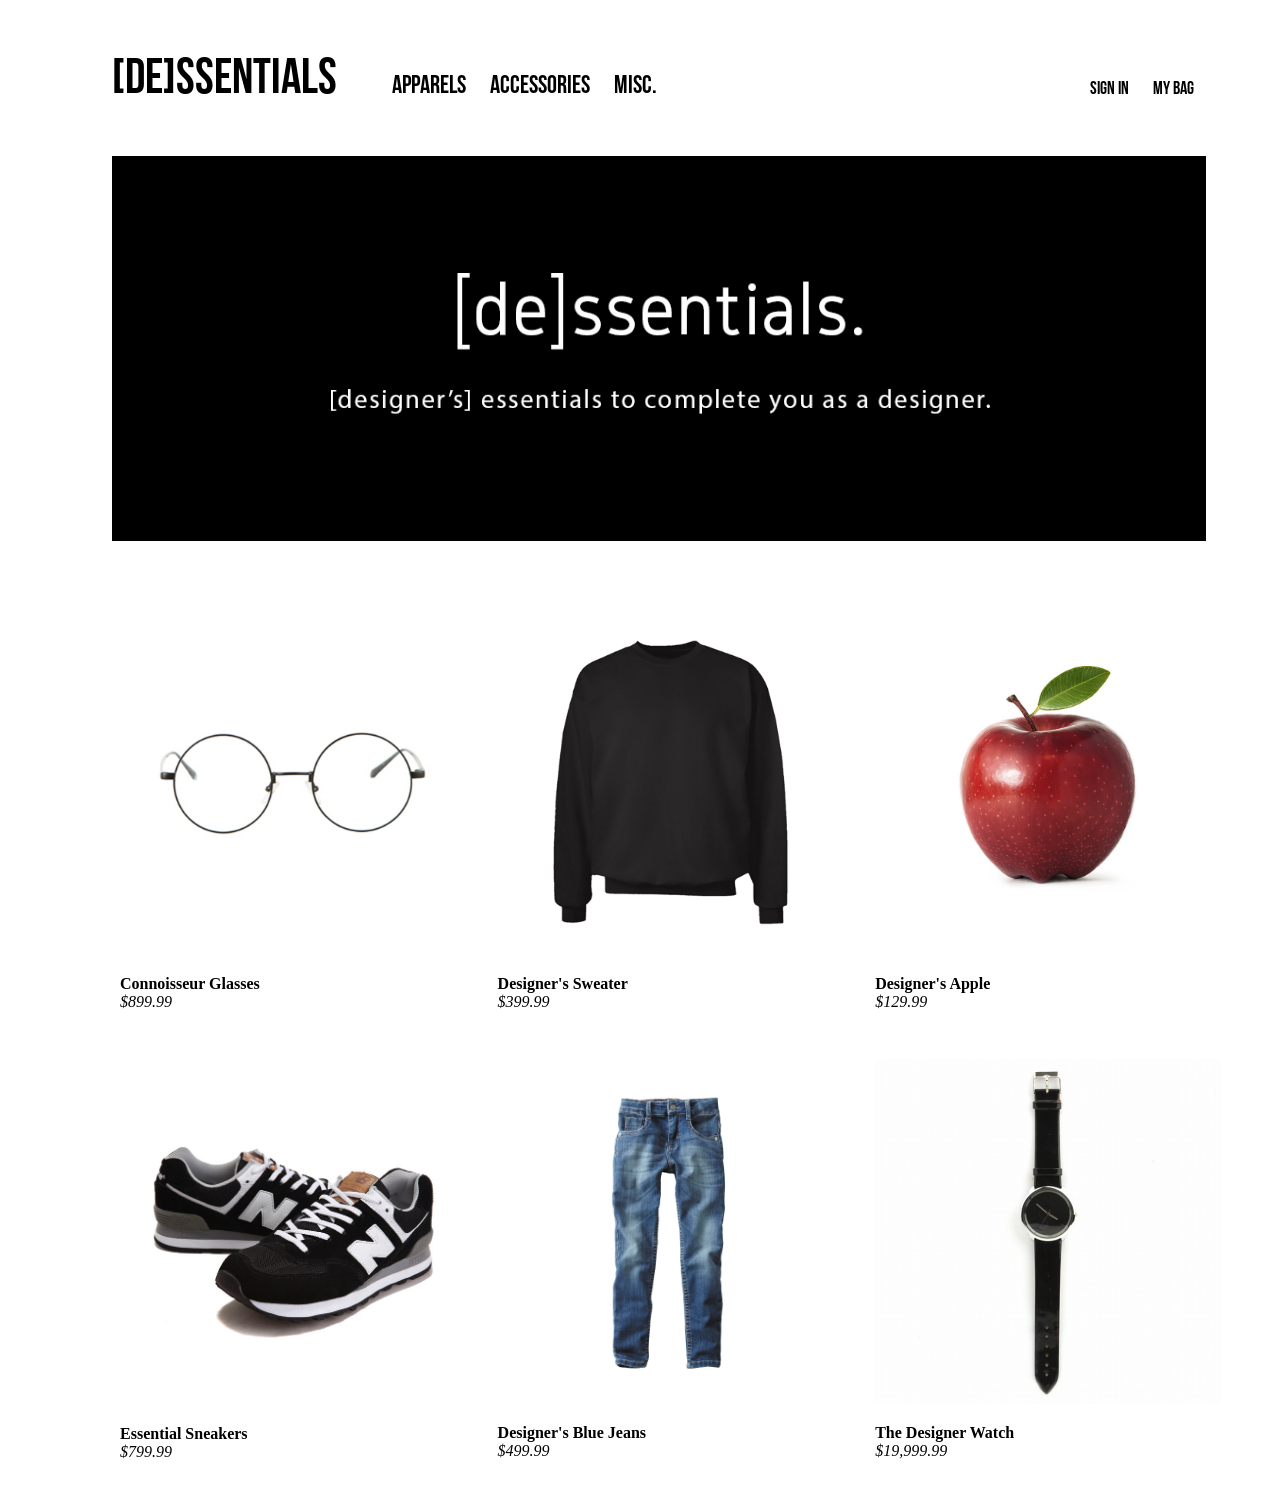
<file: project3/dessentials.html>
<!DOCTYPE html>
<html>
<head>
    <meta charset="utf-8">
    <meta http-equiv="X-UA-Compatible" content="IE=edge,chrome=1">
    <title>[ᴅᴇ]ssᴇɴᴛɪᴀʟs.</title>
    <meta name="viewport" content="width=device-width,initial-scale=1,maximum-scale=1,user-scalable=no">
    <meta http-equiv="X-UA-Compatible" content="IE=edge,chrome=1">
    <meta name="HandheldFriendly" content="true">
    <link rel="shortcut icon" href="http://d1ujqdpfgkvqfi.cloudfront.net/favicon-generator/htdocs/favicons/2016-04-15/d004d09b7876caf4d2a6898a6ff74f14.ico.png"/>
    <link rel="stylesheet" type="text/css" href="css/dessentials.css">
    <link href='https://fonts.googleapis.com/css?family=Open+Sans+Condensed:300' rel='stylesheet' type='text/css'>
</head>

<body>

        <div id="header">   
            <h1 class="logo"><a href="dessentials.html">[de]ssentials</a></h1>
            <div id="sidebar">
                <a class="navitem" href="apparels.html">apparels</a>
                <a class="navitem" href="accessories.html">accessories</a>
                <a class="navitem" href="misc.html">misc.</a>
            </div>
            <div class="rightside">
                <a id="rightnav" href="sike.html">sign in</a>
                <a id="rightnav" href="sike.html">my bag</a>
            </div>
        </div>

        <img class="l" src="images/blackheader.jpg">

        <div id="itemlist">
            <div class="img-grid">
                <div class="product">
                    <a href="glasses.html"><img class="a" src="images/glassesthumb.png"></a>
                    <p><b><a href="glasses.html">Connoisseur Glasses</b><br><i>$899.99</i></a></p>
                </div>
                <div class="product">   
                    <a href="sweater.html"><img class="a" src="images/sweater.png"></a>
                    <p><b><a href="sweater.html">Designer's Sweater</b><br><i>$399.99</i><a/></p>
                </div>
                <div class="product">
                    <a href="apple.html"><img class="a" src="images/apple.png"></a>
                    <p><a href="apple.html"><b>Designer's Apple</b><br><i>$129.99</i></a></p>
                </div>
                <div class="product">
                    <a href="shoes.html"><img class="a" src="images/shoes.png"></a>
                    <p><b><a href="shoes.html">Essential Sneakers</b><br><i>$799.99</i></a></p>
                </div>
                <div class="product">
                    <a href="jeans.html"><img class="a" src="images/jeans.png"></a>
                    <p><b><a href="jeans.html">Designer's Blue Jeans</b><br><i>$499.99</i></a></p>
                </div>
                <div class="product">
                    <a href="watch.html"><img class="a" <img src="images/watch.jpg"></a>
                    <p><a href="watch.html"><b>The Designer Watch</b><br><i>$19,999.99</i></a></p>
                </div>
            </div>
        </div>

       <!-- <div class="img-grid"> 
            <img id="book" src="images/designerbook.jpg">
        </div>-->
        <br><br><br>
</body>
</html>
</file>
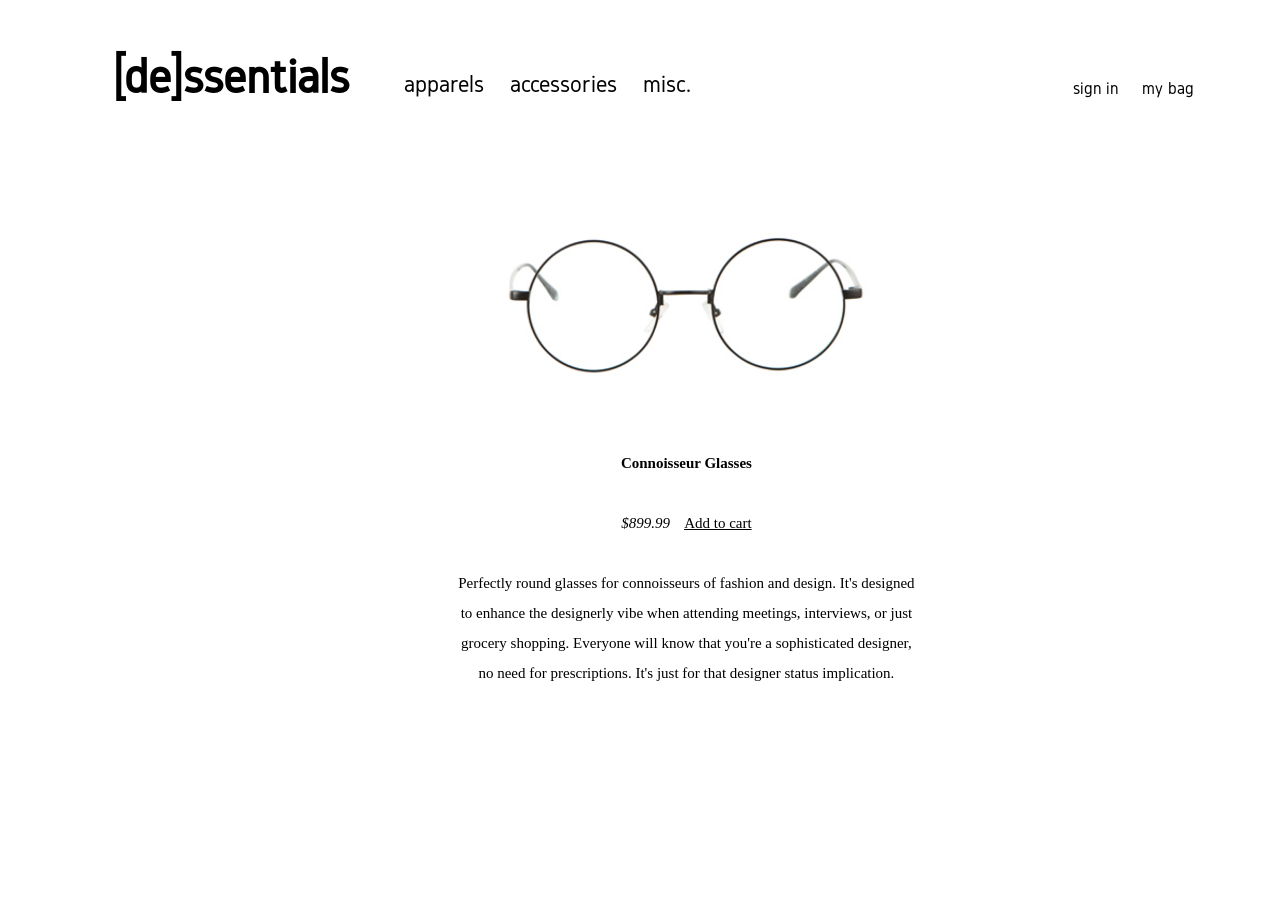
<file: project3/glasses.html>
<!DOCTYPE html>
<html>
<head>
    <meta charset="utf-8">
    <meta http-equiv="X-UA-Compatible" content="IE=edge,chrome=1">
    <title>[ᴅᴇ]ssᴇɴᴛɪᴀʟs.</title>
    <meta name="viewport" content="width=device-width,initial-scale=1,maximum-scale=1,user-scalable=no">
    <meta http-equiv="X-UA-Compatible" content="IE=edge,chrome=1">
    <meta name="HandheldFriendly" content="true">
    <link rel="shortcut icon" href="http://d1ujqdpfgkvqfi.cloudfront.net/favicon-generator/htdocs/favicons/2016-04-15/d004d09b7876caf4d2a6898a6ff74f14.ico.png"/>
    <link rel="stylesheet" type="text/css" href="css/glasses.css">
    <link href='https://fonts.googleapis.com/css?family=Open+Sans+Condensed:300' rel='stylesheet' type='text/css'>
</head>

<body>

        <div id="header">   
            <h1 class="logo"><a href="dessentials.html">[de]ssentials</a></h1>
            <div id="sidebar">
                <a class="navitem" href="apparels.html">apparels</a>
                <a class="navitem" href="accessories.html">accessories</a>
                <a class="navitem" href="misc.html">misc.</a>
            </div>
            <div class="rightside">
                <a id="rightnav" href="sike.html">sign in</a>
                <a id="rightnav" href="sike.html">my bag</a>
            </div>
        </div>

        <div id="itemlist">
            <div class="img-grid">
                <div class="product">
                    <img class="a" <img src="images/glassesstock.jpg">
                    <p><b>Connoisseur Glasses</b><br><br><i>$899.99</i>&nbsp;&nbsp;&nbsp;&nbsp;<u><a href="sike.html">Add to cart</u></a><br><br>Perfectly round glasses for connoisseurs of fashion and design. It's designed to enhance the designerly vibe when attending meetings, interviews, or just grocery shopping. Everyone will know that you're a sophisticated designer, no need for prescriptions. It's just for that designer status implication. </p>
                </div>
            </div>
        </div>

       <!-- <div class="img-grid"> 
            <img id="book" src="images/designerbook.jpg">
        </div>-->
</body>
</html>
</file>
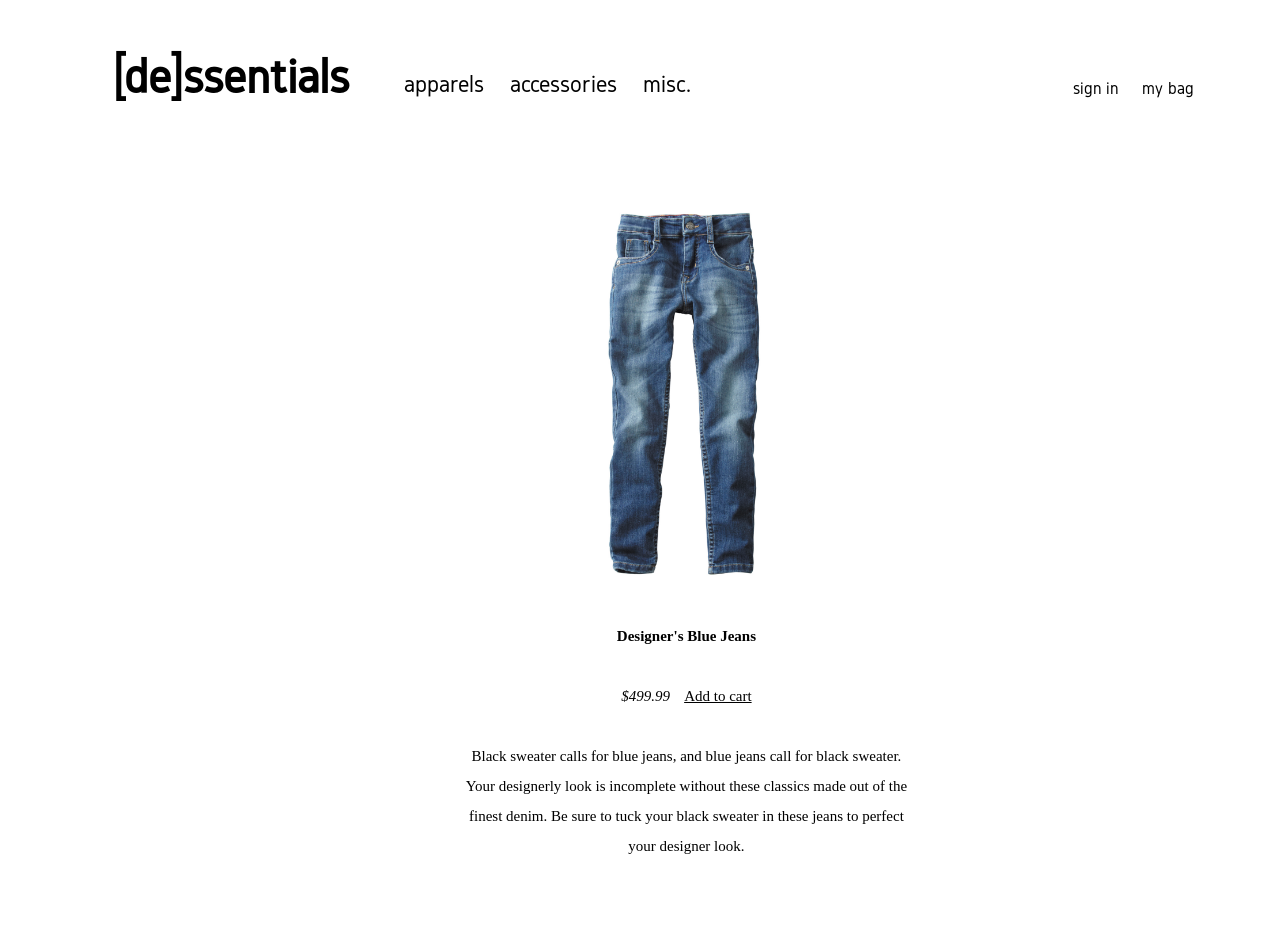
<file: project3/jeans.html>
<!DOCTYPE html>
<html>
<head>
    <meta charset="utf-8">
    <meta http-equiv="X-UA-Compatible" content="IE=edge,chrome=1">
    <title>[ᴅᴇ]ssᴇɴᴛɪᴀʟs.</title>
    <meta name="viewport" content="width=device-width,initial-scale=1,maximum-scale=1,user-scalable=no">
    <meta http-equiv="X-UA-Compatible" content="IE=edge,chrome=1">
    <meta name="HandheldFriendly" content="true">
    <link rel="shortcut icon" href="http://d1ujqdpfgkvqfi.cloudfront.net/favicon-generator/htdocs/favicons/2016-04-15/d004d09b7876caf4d2a6898a6ff74f14.ico.png"/>
    <link rel="stylesheet" type="text/css" href="css/jeans.css">
    <link href='https://fonts.googleapis.com/css?family=Open+Sans+Condensed:300' rel='stylesheet' type='text/css'>
</head>

<body>

        <div id="header">   
            <h1 class="logo"><a href="dessentials.html">[de]ssentials</a></h1>
            <div id="sidebar">
                <a class="navitem" href="apparels.html">apparels</a>
                <a class="navitem" href="accessories.html">accessories</a>
                <a class="navitem" href="misc.html">misc.</a>
            </div>
            <div class="rightside">
                <a id="rightnav" href="sike.html">sign in</a>
                <a id="rightnav" href="sike.html">my bag</a>
            </div>
        </div>

        <div id="itemlist">
            <div class="img-grid">
                <div class="product">
                    <img class="a" <img src="images/jeansstock.png" width="20%">
                    <p><b>Designer's Blue Jeans</b><br><br><i>$499.99</i>&nbsp;&nbsp;&nbsp;&nbsp;<u><a href="sike.html">Add to cart</u></a><br><br>Black sweater calls for blue jeans, and blue jeans call for black sweater. Your designerly look is incomplete without these classics made out of the finest denim. Be sure to tuck your black sweater in these jeans to perfect your designer look.<br><br><br> </p>
                </div>
            </div>
        </div>

       <!-- <div class="img-grid"> 
            <img id="book" src="images/designerbook.jpg">
        </div>-->
</body>
</html>
</file>
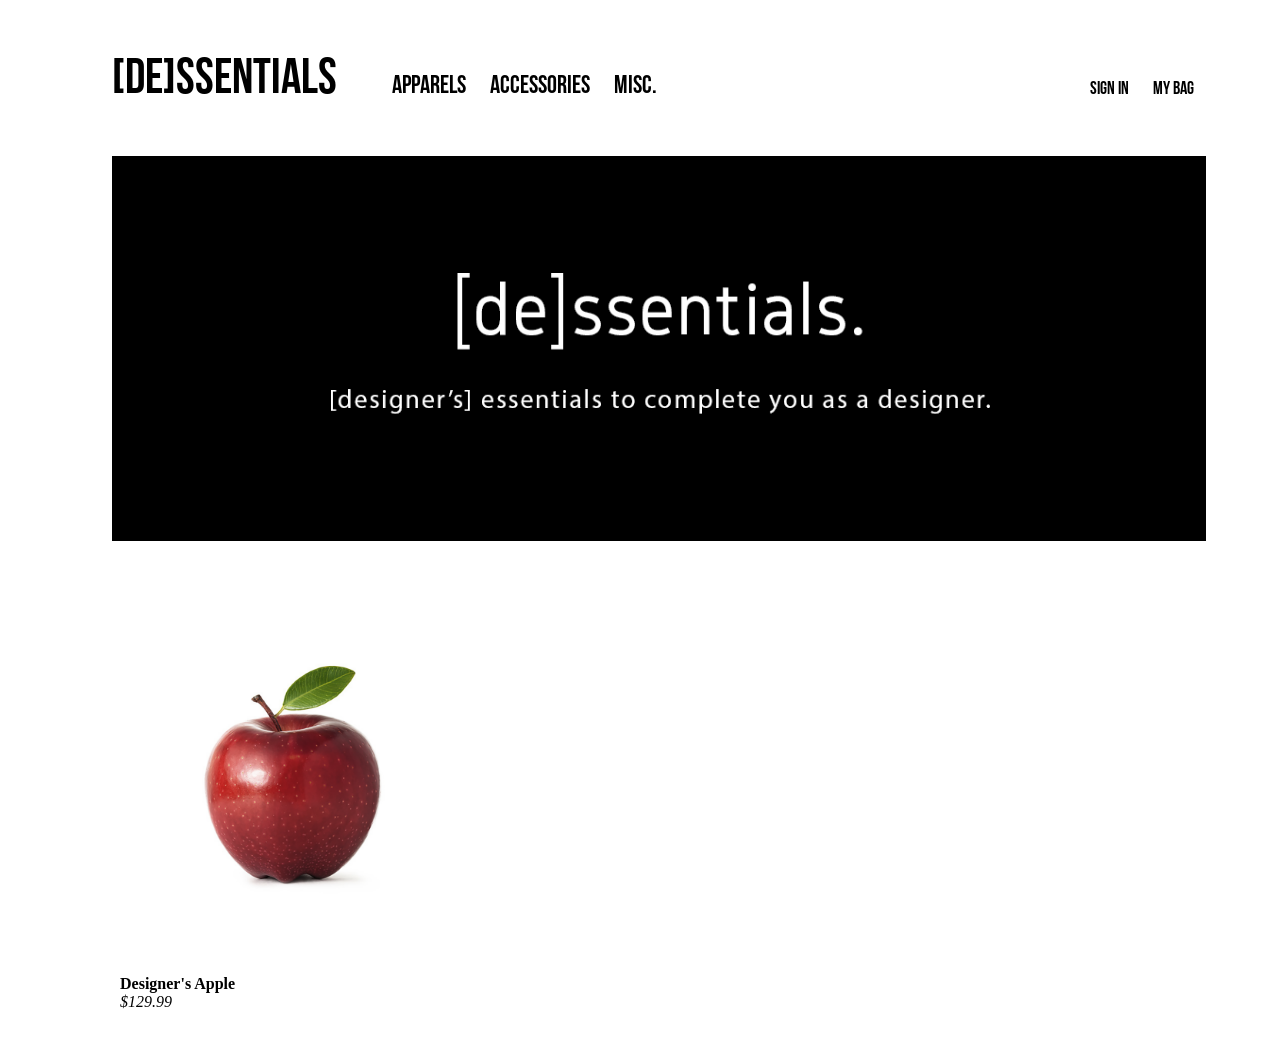
<file: project3/misc.html>
<!DOCTYPE html>
<html>
<head>
    <meta charset="utf-8">
    <meta http-equiv="X-UA-Compatible" content="IE=edge,chrome=1">
    <title>[ᴅᴇ]ssᴇɴᴛɪᴀʟs.</title>
    <meta name="viewport" content="width=device-width,initial-scale=1,maximum-scale=1,user-scalable=no">
    <meta http-equiv="X-UA-Compatible" content="IE=edge,chrome=1">
    <meta name="HandheldFriendly" content="true">
    <link rel="shortcut icon" href="http://d1ujqdpfgkvqfi.cloudfront.net/favicon-generator/htdocs/favicons/2016-04-15/d004d09b7876caf4d2a6898a6ff74f14.ico.png"/>
    <link rel="stylesheet" type="text/css" href="css/dessentials.css">
    <link href='https://fonts.googleapis.com/css?family=Open+Sans+Condensed:300' rel='stylesheet' type='text/css'>
</head>

<body>

        <div id="header">   
            <h1 class="logo"><a href="dessentials.html">[de]ssentials</a></h1>
            <div id="sidebar">
                <a class="navitem" href="apparels.html">apparels</a>
                <a class="navitem" href="accessories.html">accessories</a>
                <a class="navitem" href="misc.html">misc.</a>
            </div>
            <div class="rightside">
                <a id="rightnav" href="sike.html">sign in</a>
                <a id="rightnav" href="sike.html">my bag</a>
            </div>
        </div>

        <img class="l" src="images/blackheader.jpg">

        <div id="itemlist">
            <div class="img-grid">
                <div class="product">
                    <a href="apple.html"><img class="a" src="images/apple.png"></a>
                    <p><a href="apple.html"><b>Designer's Apple</b><br><i>$129.99</i></a></p>
                </div>
            </div>
        </div>

       <!-- <div class="img-grid"> 
            <img id="book" src="images/designerbook.jpg">
        </div>-->
        <br><br><br>
</body>
</html>
</file>
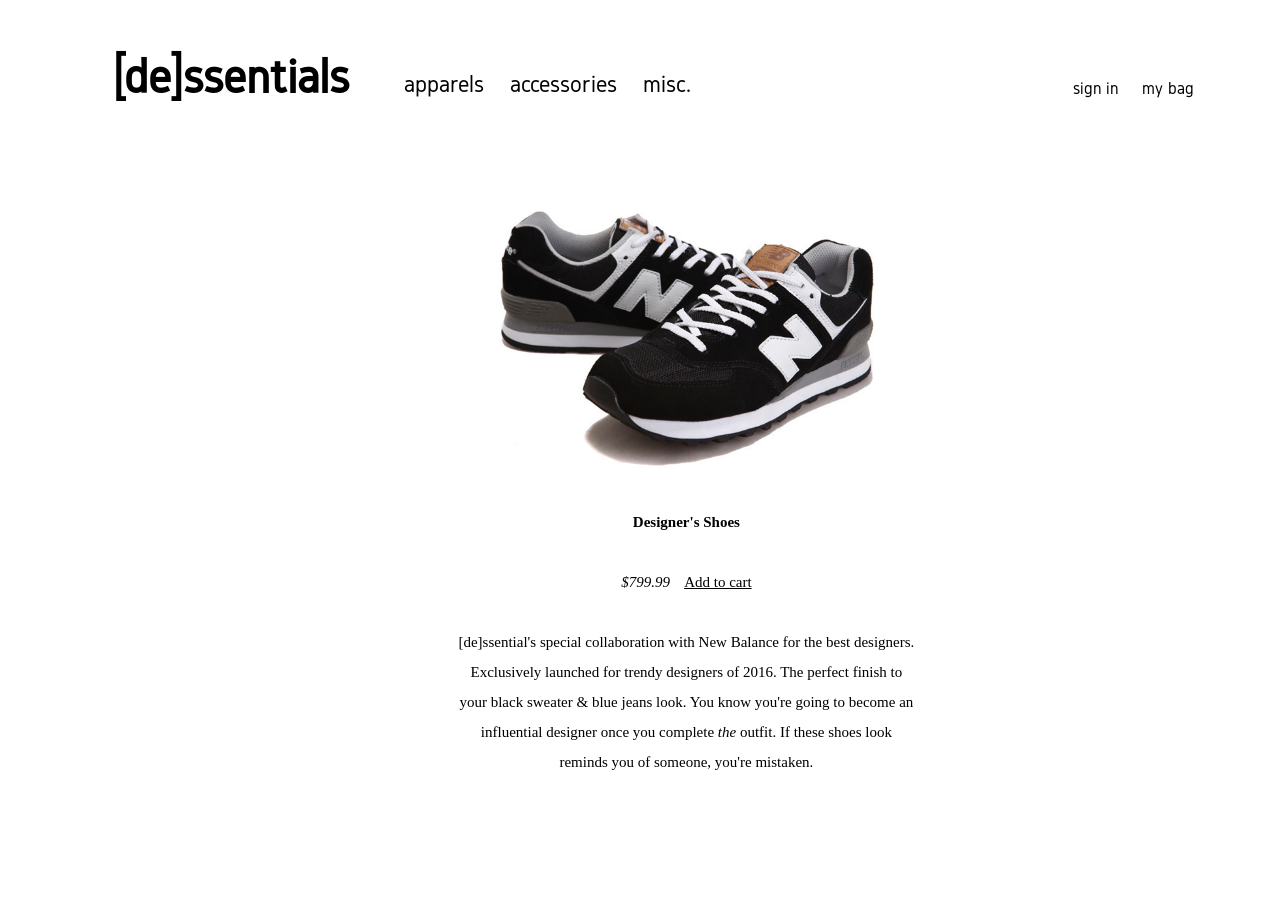
<file: project3/shoes.html>
<!DOCTYPE html>
<html>
<head>
    <meta charset="utf-8">
    <meta http-equiv="X-UA-Compatible" content="IE=edge,chrome=1">
    <title>[ᴅᴇ]ssᴇɴᴛɪᴀʟs.</title>
    <meta name="viewport" content="width=device-width,initial-scale=1,maximum-scale=1,user-scalable=no">
    <meta http-equiv="X-UA-Compatible" content="IE=edge,chrome=1">
    <meta name="HandheldFriendly" content="true">
    <link rel="shortcut icon" href="http://d1ujqdpfgkvqfi.cloudfront.net/favicon-generator/htdocs/favicons/2016-04-15/d004d09b7876caf4d2a6898a6ff74f14.ico.png"/>
    <link rel="stylesheet" type="text/css" href="css/shoes.css">
    <link href='https://fonts.googleapis.com/css?family=Open+Sans+Condensed:300' rel='stylesheet' type='text/css'>
</head>

<body>

        <div id="header">   
            <h1 class="logo"><a href="dessentials.html">[de]ssentials</a></h1>
            <div id="sidebar">
                <a class="navitem" href="apparels.html">apparels</a>
                <a class="navitem" href="accessories.html">accessories</a>
                <a class="navitem" href="misc.html">misc.</a>
            </div>
            <div class="rightside">
                <a id="rightnav" href="sike.html">sign in</a>
                <a id="rightnav" href="sike.html">my bag</a>
            </div>
        </div>

        <div id="itemlist">
            <div class="img-grid">
                <div class="product">
                    <img class="a" <img src="images/shoesstock.png" width="20%">
                    <p><b>Designer's Shoes</b><br><br><i>$799.99</i>&nbsp;&nbsp;&nbsp;&nbsp;<u><a href="sike.html">Add to cart</u></a><br><br>[de]ssential's special collaboration with New Balance for the best designers. Exclusively launched for trendy designers of 2016. The perfect finish to your black sweater & blue jeans look. You know you're going to become an influential designer once you complete <i>the</i> outfit. If these shoes look reminds you of someone, you're mistaken.<br><br><br> </p>
                </div>
            </div>
        </div>

       <!-- <div class="img-grid"> 
            <img id="book" src="images/designerbook.jpg">
        </div>-->
</body>
</html>
</file>
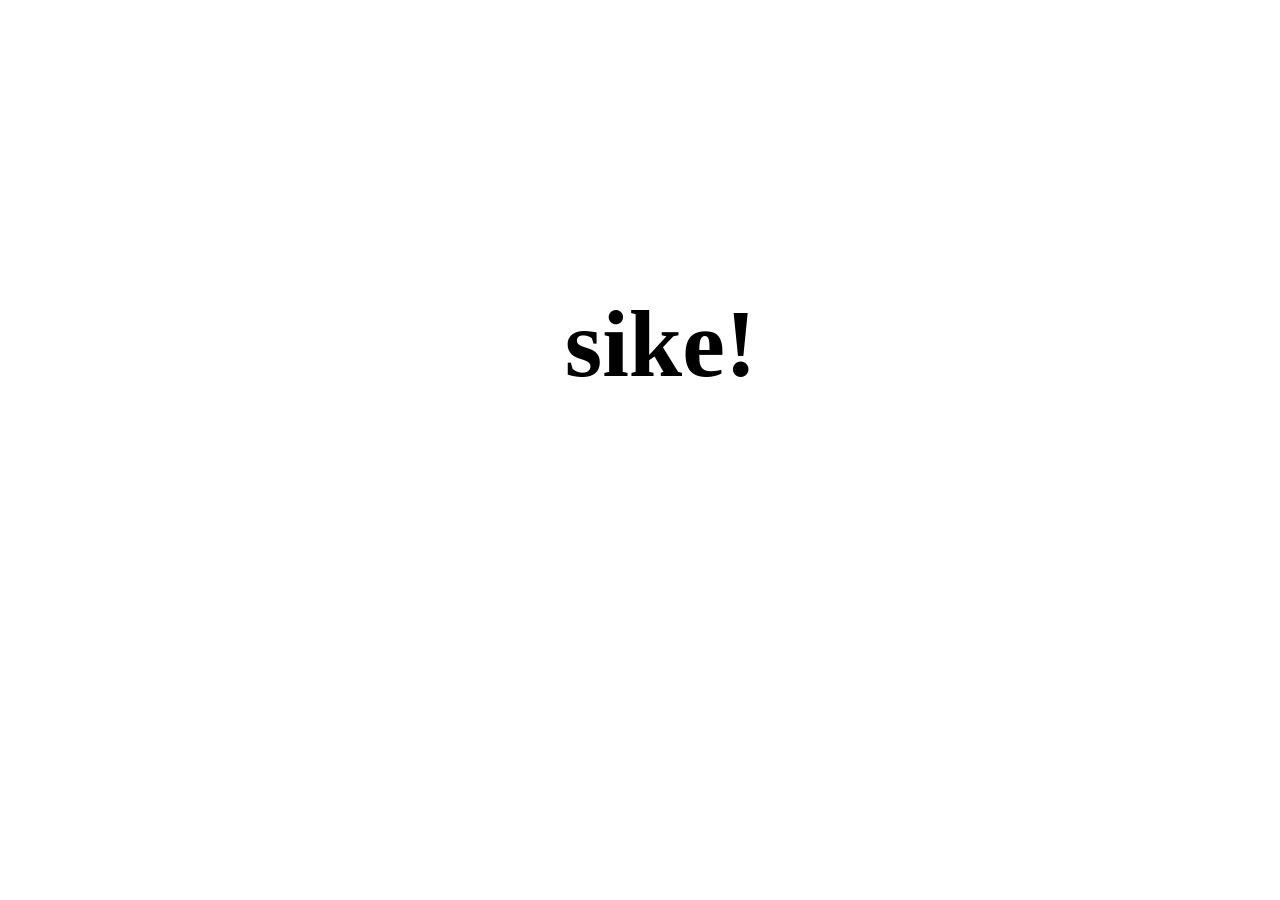
<file: project3/sike.html>
<!DOCTYPE html>
<html>
<head>
    <meta charset="utf-8">
    <meta http-equiv="X-UA-Compatible" content="IE=edge,chrome=1">
    <title>{ᴅᴇ}ssᴇɴᴛɪᴀʟs.</title>
    <meta name="viewport" content="width=device-width,initial-scale=1,maximum-scale=1,user-scalable=no">
    <meta http-equiv="X-UA-Compatible" content="IE=edge,chrome=1">
    <meta name="HandheldFriendly" content="true">
    <link rel="shortcut icon" href="http://d1ujqdpfgkvqfi.cloudfront.net/favicon-generator/htdocs/favicons/2016-04-15/d004d09b7876caf4d2a6898a6ff74f14.ico.png"/>
    <link rel="stylesheet" type="text/css" href="css/sike.css">
    <link href='https://fonts.googleapis.com/css?family=Open+Sans+Condensed:300' rel='stylesheet' type='text/css'>
</head>

<body>


        <div id="itemlist">
            <div class="img-grid">
                <div class="product">
                    <p><b><a href="dessentials.html">sike!</b></a></p>
                </div>
            </div>
        </div>
       <!-- <div class="img-grid"> 
            <img id="book" src="images/designerbook.jpg">
        </div>-->
        <br><br><br>
</body>
</html>
</file>
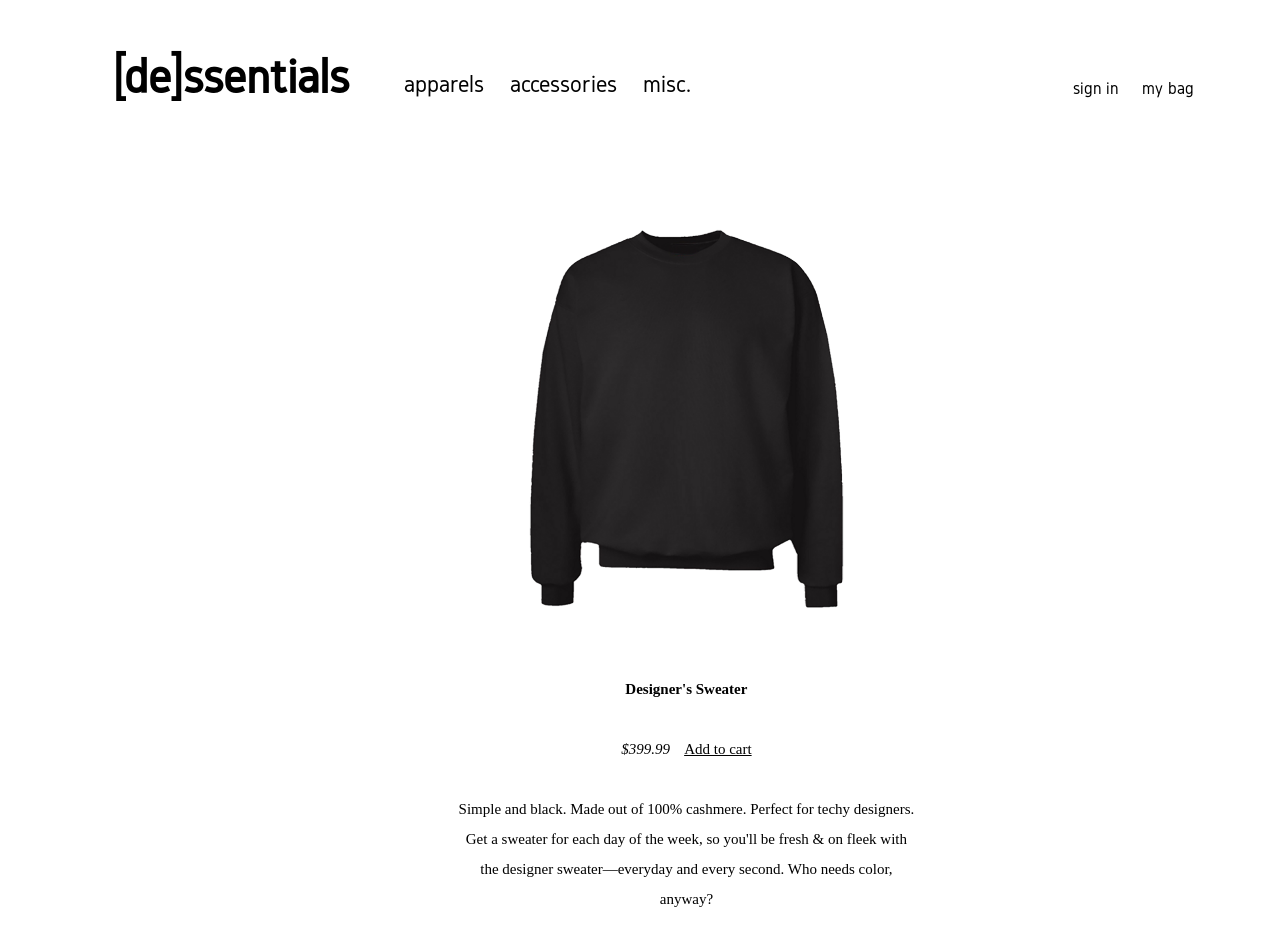
<file: project3/sweater.html>
<!DOCTYPE html>
<html>
<head>
    <meta charset="utf-8">
    <meta http-equiv="X-UA-Compatible" content="IE=edge,chrome=1">
    <title>[ᴅᴇ]ssᴇɴᴛɪᴀʟs.</title>
    <meta name="viewport" content="width=device-width,initial-scale=1,maximum-scale=1,user-scalable=no">
    <meta http-equiv="X-UA-Compatible" content="IE=edge,chrome=1">
    <meta name="HandheldFriendly" content="true">
    <link rel="shortcut icon" href="http://d1ujqdpfgkvqfi.cloudfront.net/favicon-generator/htdocs/favicons/2016-04-15/d004d09b7876caf4d2a6898a6ff74f14.ico.png"/>
    <link rel="stylesheet" type="text/css" href="css/sweater.css">
    <link href='https://fonts.googleapis.com/css?family=Open+Sans+Condensed:300' rel='stylesheet' type='text/css'>
</head>

<body>

        <div id="header">   
            <h1 class="logo"><a href="dessentials.html">[de]ssentials</a></h1>
            <div id="sidebar">
                <a class="navitem" href="apparels.html">apparels</a>
                <a class="navitem" href="accessories.html">accessories</a>
                <a class="navitem" href="misc.html">misc.</a>
            </div>
            <div class="rightside">
                <a id="rightnav" href="sike.html">sign in</a>
                <a id="rightnav" href="sike.html">my bag</a>
            </div>
        </div>

        <div id="itemlist">
            <div class="img-grid">
                <div class="product">
                    <img class="a" <img src="images/sweater.png" width="20%">
                    <p><b>Designer's Sweater</b><br><br><i>$399.99</i>&nbsp;&nbsp;&nbsp;&nbsp;<u><a href="sike.html">Add to cart</u></a><br><br>Simple and black. Made out of 100% cashmere. Perfect for techy designers. Get a sweater for each day of the week, so you'll be fresh & on fleek with the designer sweater—everyday and every second. Who needs color, anyway?</p>
                </div>
            </div>
        </div>

       <!-- <div class="img-grid"> 
            <img id="book" src="images/designerbook.jpg">
        </div>-->
</body>
</html>
</file>
<file: css/index.css>
body {
	background: #feb7b7;
	font-family: avenir;
}

#venus {
	margin-left: 1050px;
	margin-top: -70px;
}

h1 {
	color: #ffffff;
}

p {
	color: #ffffff;
}

h3 {
	color: #ffffff;
}

a:link {
	color: #000000;
	text-decoration: none;
}

a:visited {
	color: #000000;
}

a:hover {
	color: #ffffff;
}

a:active {
	color: #000000;
}
</file>
<file: Exercise-CodingfromLife/assets/css/main.css>
* {
	box-sizing: border-box;
}

body {
	background: black;
}

.canvas {
	width: 900px;
	height: 556px;
	margin: 100px auto;
	background: #c9c9c9;
	position: relative;
}

#ball {
	width: 200px;
	height: 200px;
	background: black;
	margin-left: 400px;
	-moz-border-radius: 100px;
	-webkit-border-radius: 100px;
	border-radius: 100px;
}
</file>
<file: Exercise1/assets/css/main.css>
* {
	box-sizing: border-box;
}

body {
	background: black;
}

.canvas {
	width: 900px;
	height: 556px;
	margin: 100px auto;
	background: #fdcbdb;
	position: relative;
}

#ball {
	width: 200px;
	height: 200px;
	background: #ffffff;
	margin-left: 370px;
	margin-top: 235px;
	-moz-border-radius: 100px;
	-webkit-border-radius: 100px;
	border-radius: 100px;
	position: absolute;
-webkit-box-shadow: 0px 6px 13px 0px rgba(0,0,0,0.31);
-moz-box-shadow: 0px 6px 13px 0px rgba(0,0,0,0.31);
box-shadow: 0px 6px 13px 0px rgba(0,0,0,0.31);
	z-index:1;
	background: rgba(245,245,245,1);
background: -moz-linear-gradient(left, rgba(245,245,245,1) 0%, rgba(237,237,237,1) 0%, rgba(227,227,227,1) 0%, rgba(255,255,255,1) 73%, rgba(255,255,255,1) 100%);
background: -webkit-gradient(left top, right top, color-stop(0%, rgba(245,245,245,1)), color-stop(0%, rgba(237,237,237,1)), color-stop(0%, rgba(227,227,227,1)), color-stop(73%, rgba(255,255,255,1)), color-stop(100%, rgba(255,255,255,1)));
background: -webkit-linear-gradient(left, rgba(245,245,245,1) 0%, rgba(237,237,237,1) 0%, rgba(227,227,227,1) 0%, rgba(255,255,255,1) 73%, rgba(255,255,255,1) 100%);
background: -o-linear-gradient(left, rgba(245,245,245,1) 0%, rgba(237,237,237,1) 0%, rgba(227,227,227,1) 0%, rgba(255,255,255,1) 73%, rgba(255,255,255,1) 100%);
background: -ms-linear-gradient(left, rgba(245,245,245,1) 0%, rgba(237,237,237,1) 0%, rgba(227,227,227,1) 0%, rgba(255,255,255,1) 73%, rgba(255,255,255,1) 100%);
background: linear-gradient(to right, rgba(245,245,245,1) 0%, rgba(237,237,237,1) 0%, rgba(227,227,227,1) 0%, rgba(255,255,255,1) 73%, rgba(255,255,255,1) 100%);
filter: progid:DXImageTransform.Microsoft.gradient( startColorstr='#f5f5f5', endColorstr='#ffffff', GradientType=1 );
}

#pumpkin1 {
	width: 100px;
	height: 100px;
	background: #ffa85a;
	margin-left: 625px;
	margin-top: 320px;
	-moz-border-radius: 50px;
	-webkit-border-radius: 50px;
	border-radius: 100px;
	position: absolute;
	z-index:1;
	-webkit-box-shadow: 0px 6px 13px 0px rgba(0,0,0,0.31);
-moz-box-shadow: 0px 6px 13px 0px rgba(0,0,0,0.31);
box-shadow: 0px 6px 13px 0px rgba(0,0,0,0.31);
background: rgba(255,146,10,1);
background: -moz-linear-gradient(left, rgba(255,146,10,1) 0%, rgba(255,175,75,1) 27%, rgba(255,226,191,1) 77%, rgba(255,226,191,1) 100%);
background: -webkit-gradient(left top, right top, color-stop(0%, rgba(255,146,10,1)), color-stop(27%, rgba(255,175,75,1)), color-stop(77%, rgba(255,226,191,1)), color-stop(100%, rgba(255,226,191,1)));
background: -webkit-linear-gradient(left, rgba(255,146,10,1) 0%, rgba(255,175,75,1) 27%, rgba(255,226,191,1) 77%, rgba(255,226,191,1) 100%);
background: -o-linear-gradient(left, rgba(255,146,10,1) 0%, rgba(255,175,75,1) 27%, rgba(255,226,191,1) 77%, rgba(255,226,191,1) 100%);
background: -ms-linear-gradient(left, rgba(255,146,10,1) 0%, rgba(255,175,75,1) 27%, rgba(255,226,191,1) 77%, rgba(255,226,191,1) 100%);
background: linear-gradient(to right, rgba(255,146,10,1) 0%, rgba(255,175,75,1) 27%, rgba(255,226,191,1) 77%, rgba(255,226,191,1) 100%);
filter: progid:DXImageTransform.Microsoft.gradient( startColorstr='#ff920a', endColorstr='#ffe2bf', GradientType=1 );
}

#pumpkin2 {
	width: 50px;
	height: 50px;
	background: #ffa85a;
	margin-left: 620px;
	margin-top: 315px;
	-moz-border-radius: 25px;
	-webkit-border-radius: 25px;
	border-radius: 100px;
	position: absolute;	
	z-index:0;
}

#vase {
	width: 70px;
	height: 150px;
	background: #c9c9c9;
	margin-left: 220px;
	margin-top: 285px;
	border-radius: 20px 20px;
	position: absolute;	
	z-index: 5;
	-webkit-box-shadow: 0px 6px 13px 0px rgba(0,0,0,0.31);
-moz-box-shadow: 0px 6px 13px 0px rgba(0,0,0,0.31);
box-shadow: 0px 6px 13px 0px rgba(0,0,0,0.31);
background: rgba(209,209,209,1);
background: -moz-linear-gradient(left, rgba(209,209,209,1) 0%, rgba(226,226,226,1) 0%, rgba(219,219,219,1) 0%, rgba(254,254,254,1) 100%);
background: -webkit-gradient(left top, right top, color-stop(0%, rgba(209,209,209,1)), color-stop(0%, rgba(226,226,226,1)), color-stop(0%, rgba(219,219,219,1)), color-stop(100%, rgba(254,254,254,1)));
background: -webkit-linear-gradient(left, rgba(209,209,209,1) 0%, rgba(226,226,226,1) 0%, rgba(219,219,219,1) 0%, rgba(254,254,254,1) 100%);
background: -o-linear-gradient(left, rgba(209,209,209,1) 0%, rgba(226,226,226,1) 0%, rgba(219,219,219,1) 0%, rgba(254,254,254,1) 100%);
background: -ms-linear-gradient(left, rgba(209,209,209,1) 0%, rgba(226,226,226,1) 0%, rgba(219,219,219,1) 0%, rgba(254,254,254,1) 100%);
background: linear-gradient(to right, rgba(209,209,209,1) 0%, rgba(226,226,226,1) 0%, rgba(219,219,219,1) 0%, rgba(254,254,254,1) 100%);
filter: progid:DXImageTransform.Microsoft.gradient( startColorstr='#d1d1d1', endColorstr='#fefefe', GradientType=1 );
}	

#stemright {
	width: 5px;
	height: 70px;
	background: #91dc6f;
	margin-left: 280px;
	margin-top: 225px;
	border-radius: 20px 20px;
	position: absolute;	
	-ms-transform: rotate(12deg); /* IE 9 */
    -webkit-transform: rotate(12deg); /* Chrome, Safari, Opera */
    transform: rotate(12deg);
    z-index: 0;
}		

#stemleft {
	width: 5px;
	height: 70px;
	background: #91dc6f;
	margin-left: 225px;
	margin-top: 225px;
	border-radius: 20px 20px;
	position: absolute;	
	-ms-transform: rotate(-12deg); /* IE 9 */
    -webkit-transform: rotate(-12deg); /* Chrome, Safari, Opera */
    transform: rotate(-12deg);
    z-index: 0;
}	

#stemleftm {
	width: 5px;
	height: 70px;
	background: #91dc6f;
	margin-left: 243px;
	margin-top: 225px;
	border-radius: 20px 20px;
	position: absolute;	
    z-index: 0;
}		

#stemrightm {
	width: 5px;
	height: 70px;
	background: #91dc6f;
	margin-left: 262px;
	margin-top: 225px;
	border-radius: 20px 20px;
	position: absolute;	
    z-index: 0;
}		

#yellowright {
	width: 10px;
	height: 10px;
	background: #fff3bc;
	margin-left: 285px;
	margin-top: 218px;
	-moz-border-radius: 5px;
	-webkit-border-radius: 5px;
	border-radius: 100px;
	position: absolute;	
	z-index: 6;
}

#yellowrightm {
	width: 10px;
	height: 10px;
	background: #fff3bc;
	margin-left: 259px;
	margin-top: 218px;
	-moz-border-radius: 5px;
	-webkit-border-radius: 5px;
	border-radius: 100px;
	position: absolute;	
	z-index: 6;
}

#yellowleftm {
	width: 10px;
	height: 10px;
	background: #fff3bc;
	margin-left: 240px;
	margin-top: 218px;
	-moz-border-radius: 5px;
	-webkit-border-radius: 5px;
	border-radius: 100px;
	position: absolute;	
	z-index: 6;
}

#yellowleft {
	width: 10px;
	height: 10px;
	background: #fff3bc;
	margin-left: 214px;
	margin-top: 218px;
	-moz-border-radius: 5px;
	-webkit-border-radius: 5px;
	border-radius: 100px;
	position: absolute;	
	z-index: 6;
}


#petalright {
	width: 35px;
	height: 17px;
	margin-left: 275px;
	margin-top: 205px;
	background: #ce9aff;
	-moz-border-radius: 100px / 50px;
	-webkit-border-radius: 100px / 50px;
	border-radius: 100px / 50px;
	-ms-transform: rotate(102deg); /* IE 9 */
    -webkit-transform: rotate(102deg); /* Chrome, Safari, Opera */
    transform: rotate(102deg);
    position: absolute;
}

#petalleft {
	width: 35px;
	height: 17px;
	margin-left: 200px;
	margin-top: 205px;
	background: #ce9aff;
	-moz-border-radius: 100px / 50px;
	-webkit-border-radius: 100px / 50px;
	border-radius: 100px / 50px;
	-ms-transform: rotate(78deg); /* IE 9 */
    -webkit-transform: rotate(78deg); /* Chrome, Safari, Opera */
    transform: rotate(78deg);
    position: absolute;
}

#petalleftm {
	width: 35px;
	height: 17px;
	margin-left: 227px;
	margin-top: 205px;
	background: #ce9aff;
	-moz-border-radius: 100px / 50px;
	-webkit-border-radius: 100px / 50px;
	border-radius: 100px / 50px;
	-ms-transform: rotate(85deg); /* IE 9 */
    -webkit-transform: rotate(85deg); /* Chrome, Safari, Opera */
    transform: rotate(85deg);
    position: absolute;
}


#petalrightm {
	width: 35px;
	height: 17px;
	margin-left: 248px;
	margin-top: 205px;
	background: #ce9aff;
	-moz-border-radius: 100px / 50px;
	-webkit-border-radius: 100px / 50px;
	border-radius: 100px / 50px;
	-ms-transform: rotate(95deg); /* IE 9 */
    -webkit-transform: rotate(95deg); /* Chrome, Safari, Opera */
    transform: rotate(95deg);
    position: absolute;
}

#mat {
	width: 600px;
	margin-top: 370px;
	margin-left: 170px;
	border-bottom: 120px solid #89f069;
	border-left: 20px solid transparent;
	border-right: 20px solid transparent;
	position: absolute;
	z-index:0;
}
</file>
<file: Exercise2/css/style.css>
@import url();

body {
	padding: 0;
	margin: 0;
	font-family: sans-serif;
}
	
/* Text
-------------------------------------------------- */

.text {
	padding-left: 2.25em;
	padding-right: 2.25;
	padding-top: 1em;
	margin: 0;
}

h1 {
	font-size: 5em;
	font-weight: 400;
}

h2 {
	font-size: 3em;
	font-weight: 100;
	line-height: 1.5em;
}

h1, h2 {
	color: red;
}

/* Image
------------------------------------------------- */

.l {
	width: 100%;
}

.mobile-only {
	display: none;
}


.img-grid {
	text-align: center;
}

.s {
	width: 20%;
}

/* iPad 
-------------------------------------------------- */
@media only screen and (min-device-width : 768px) and (max-device-width : 1024px) {

	/* text */
	
	h1, h2 {
		color: blue;
	}

	h1 {
		font-size: 4em;
		font-weight: 900;
	}
	
	/* image */

	.s {
		width: 40%;
	}

}

/* Mobile
-------------------------------------------------- */

@media screen and (max-width: 768px) {

	/* text */

	h1, h2 {
		color: green;
	}
	
	/* image */
	
	.mobile-only {
		display: block;
	}
	
	.s {
		width: 40%;
	}
}
</file>
<file: project2/css/interactive.css>
body {
    background: #ffffff;
    font-family: avenir;
}

#one {
    width: 1000px;
    margin-top: 100px;
    margin-left: 160px;
    border-bottom: 500px solid #000000;
    border-left: 50px solid transparent;
    border-right: 50px solid transparent;
    position: absolute;
    z-index:0;
}

#two {
    width: 1000px;
    margin-top: 601px;
    margin-left: 160px;
    border-bottom: 500px solid #000000;
    border-left: 50px solid transparent;
    border-right: 50px solid transparent;
    position: absolute;
    z-index:0;
    -ms-transform: rotate(180deg); /* IE 9 */
    -webkit-transform: rotate(180deg); /* Chrome, Safari, Opera */
    transform: rotate(180deg);
}

#three {
    width: 1000px;
    margin-top: 1102px;
    margin-left: 160px;
    border-bottom: 500px solid #000000;
    border-left: 50px solid transparent;
    border-right: 50px solid transparent;
    position: absolute;
    z-index:0;
}

#four {
    width: 1000px;
    margin-top: 1603px;
    margin-left: 160px;
    border-bottom: 500px solid #000000;
    border-left: 50px solid transparent;
    border-right: 50px solid transparent;
    position: absolute;
    z-index:0;
    -ms-transform: rotate(180deg); /* IE 9 */
    -webkit-transform: rotate(180deg); /* Chrome, Safari, Opera */
    transform: rotate(180deg);
}

#five {
    width: 1000px;
    margin-top: 2104px;
    margin-left: 160px;
    border-bottom: 500px solid #000000;
    border-left: 50px solid transparent;
    border-right: 50px solid transparent;
    position: absolute;
    z-index:0;
}

#six {
    width: 1000px;
    margin-top: 2605px;
    margin-left: 160px;
    border-bottom: 500px solid #000000;
    border-left: 50px solid transparent;
    border-right: 50px solid transparent;
    position: absolute;
    z-index:0;
    -ms-transform: rotate(180deg); /* IE 9 */
    -webkit-transform: rotate(180deg); /* Chrome, Safari, Opera */
    transform: rotate(180deg);
}

#seven {
    width: 1000px;
    margin-top: 3106px;
    margin-left: 160px;
    border-bottom: 500px solid #000000;
    border-left: 50px solid transparent;
    border-right: 50px solid transparent;
    position: absolute;
    z-index:0;
}

#eight {
    width: 1000px;
    margin-top: 3607px;
    margin-left: 160px;
    border-bottom: 500px solid #000000;
    border-left: 50px solid transparent;
    border-right: 50px solid transparent;
    position: absolute;
    z-index:0;
    -ms-transform: rotate(180deg); /* IE 9 */
    -webkit-transform: rotate(180deg); /* Chrome, Safari, Opera */
    transform: rotate(180deg);
}

.hello {
    position: absolute;
    margin-left:15px;
    margin-top: -80px;
}

.intro {
    position: absolute;
    font-family: 'Dosis', sans-serif;
    font-size: 14px;
    color: #ffffff;
    width: 500px;
    margin-left:615px;
    margin-top: 405px;
    z-index: 10;
    line-height: 25px;
}

#crane {
    position: absolute;
    margin-left:430px;
    margin-top: 400px;
    z-index: 10;
}

.h {
    height: 135px;
    width: 150px;
    margin-left: 400px;
    margin-top: 280px;
    position: absolute;
}

#hmiddle {
    width: 70px;
    height: 20px;
    margin-left: 30px;
    margin-top: 55px;
    -webkit-transform: skew(-45deg);
    -moz-transform: skew(-45deg);
    -o-transform: skew(-45deg);
    background: #ffffff;
    z-index: 3;
    position: absolute;
}

/*#hmiddle:hover {
    background: black;
}*/

#hleft {
    width: 20px;
    height: 135px;
    margin-left: 20px;
    margin-top: 5px;
    -ms-transform: skewY(-45deg); /* IE 9 */
    -webkit-transform: skewY(-45deg); /* Safari */
    transform: skewY(-45deg);
    background: #88ffea;
    z-index: 2;
    position: absolute;
}

/*#hleft:hover {
    background: black;
}*/

#hright {
    width: 20px;
    height: 135px;
    margin-left: 90px;
    margin-top: 5px;
    -ms-transform: skewY(-45deg); /* IE 9 */
    -webkit-transform: skewY(-45deg); /* Safari */
    transform: skewY(-45deg);
    background: #88ffea;
    z-index: 3;
    position: absolute;
}
/*
#hright:hover {
    background: black;
}*/

.hflat {
    margin-left: 0px;
    margin-top: 10px;
    position: absolute;
    opacity: 0;
}

#hflatleft {
    width: 3px;
    height: 134px;
    margin-left: 20px;
    margin-top: 5px;
    background: #ffffff;
    z-index: 2;
    position: absolute;
    -ms-transform: skewY(0deg); /* IE 9 */
    -webkit-transform: skewY(0deg); /* Safari */
    transform: skewY(0deg);
}

#hflatmiddle {
    width: 70px;
    height: 3px;
    margin-left: 20px;
    margin-top: 63px;
    background: #ffffff;
    z-index: 3;
    position: absolute;
}

#hflatright {
    width: 3px;
    height: 134px;
    margin-left: 90px;
    margin-top: 5px;
    background: #ffffff;
    z-index: 9;
    position: absolute;
}

.hpersp:hover{
    opacity: 0;
}

.hpersp:hover ~ .hflat {
    opacity: 1; 
}

.e0 {
    height: 130px;
    width: 30px;
    margin-left: 510px;
    margin-top: 280px;
    position: absolute;
}

#e0top {
    width: 70px;
    height: 20px;
    margin-left: 30px;
    margin-top: -5px;
    -webkit-transform: skew(-45deg);
    -moz-transform: skew(-45deg);
    -o-transform: skew(-45deg);
    background: #ffffff;
    z-index: 5;
    position: absolute;
}

#e0middle {
    width: 70px;
    height: 20px;
    margin-left: 30px;
    margin-top: 55px;
    -webkit-transform: skew(-45deg);
    -moz-transform: skew(-45deg);
    -o-transform: skew(-45deg);
    background: #ffffff;
    z-index: 3;
    position: absolute;
}

#e0left {
    width: 20px;
    height: 130px;
    margin-left: 20px;
    margin-top: 5px;
    -ms-transform: skewY(-45deg); /* IE 9 */
    -webkit-transform: skewY(-45deg); /* Safari */
    transform: skewY(-45deg);
    background: #ffa1cd;
    z-index: 2;
    position: absolute;
}


#e0bottom {
    width: 70px;
    height: 20px;
    margin-left: 30px;
    margin-top: 125px;
    -webkit-transform: skew(-45deg);
    -moz-transform: skew(-45deg);
    -o-transform: skew(-45deg);
    background: #ffffff;
    z-index: 2;
    position: absolute;
}

.eflat {
    margin-left: 0px;
    margin-top: 10px;
    position: absolute;
    opacity: 0;
}

#eflatleft {
    width: 3px;
    height: 130px;
    margin-left: 20px;
    margin-top: 5px;
    background: #ffffff;
    z-index: 2;
    position: absolute;
    -ms-transform: skewY(0deg); /* IE 9 */
    -webkit-transform: skewY(0deg); /* Safari */
    transform: skewY(0deg);
}

#eflattop {
    width: 70px;
    height: 3px;
    margin-left: 20px;
    margin-top: 5px;
    background: #ffffff;
    z-index: 3;
    position: absolute;
}

#eflatmiddle {
    width: 70px;
    height: 3px;
    margin-left: 20px;
    margin-top: 63px;
    background: #ffffff;
    z-index: 3;
    position: absolute;
}

#eflatbottom {
    width: 70px;
    height: 3px;
    margin-left: 20px;
    margin-top: 133px;
    background: #ffffff;
    z-index: 3;
    position: absolute;
}

#eflatright {
    width: 3px;
    height: 134px;
    margin-left: 90px;
    margin-top: 5px;
    background: #ffffff;
    z-index: 9;
    position: absolute;
}

.epersp:hover{
    opacity: 0;
}
.epersp:hover ~ .eflat {
    opacity: 1; 
}

.l {
    margin-left: 620px;
    margin-top: 280px;
    position: absolute;
}

#lleft {
    width: 20px;
    height: 130px;
    margin-left: 20px;
    margin-top: 5px;
    -ms-transform: skewY(-45deg); /* IE 9 */
    -webkit-transform: skewY(-45deg); /* Safari */
    transform: skewY(-45deg);
    background: #5e7cff;
    z-index: 2;
    position: absolute;
}

#lbottom {
    width: 70px;
    height: 20px;
    margin-left: 30px;
    margin-top: 125px;
    -webkit-transform: skew(-45deg);
    -moz-transform: skew(-45deg);
    -o-transform: skew(-45deg);
    background: #ffffff;
    z-index: 2;
    position: absolute;
}

.lflat {
    margin-left: 0px;
    margin-top: 10px;
    position: absolute;
    opacity: 0;
}

#lflatleft {
    width: 3px;
    height: 130px;
    margin-left: 20px;
    margin-top: 5px;
    background: #ffffff;
    z-index: 2;
    position: absolute;
    -ms-transform: skewY(0deg); /* IE 9 */
    -webkit-transform: skewY(0deg); /* Safari */
    transform: skewY(0deg);
}

#lflatbottom {
    width: 70px;
    height: 3px;
    margin-left: 20px;
    margin-top: 133px;
    background: #ffffff;
    z-index: 3;
    position: absolute;
}


.lpersp:hover{
    opacity: 0;
}

.lpersp:hover ~ .lflat {
    opacity: 1; 
}


/*

.lpersp:hover ~ .lflat {
    opacity: 1; 
}

*/

.l2 {
    margin-left: 720px;
    margin-top: 280px;
    position: absolute;
}

#lleft2 {
    width: 20px;
    height: 130px;
    margin-left: 20px;
    margin-top: 5px;
    -ms-transform: skewY(-45deg); /* IE 9 */
    -webkit-transform: skewY(-45deg); /* Safari */
    transform: skewY(-45deg);
    background: #88ffea;
    z-index: 2;
    position: absolute;
}

#lbottom2 {
    width: 70px;
    height: 20px;
    margin-left: 30px;
    margin-top: 125px;
    -webkit-transform: skew(-45deg);
    -moz-transform: skew(-45deg);
    -o-transform: skew(-45deg);
    background: #ffffff;
    z-index: 2;
    position: absolute;
}

.lflat2 {
    margin-left: 0px;
    margin-top: 10px;
    position: absolute;
    opacity: 0;
}

#lflatleft2 {
    width: 3px;
    height: 130px;
    margin-left: 20px;
    margin-top: 5px;
    background: #ffffff;
    z-index: 2;
    position: absolute;
    -ms-transform: skewY(0deg); /* IE 9 */
    -webkit-transform: skewY(0deg); /* Safari */
    transform: skewY(0deg);
}

#lflatbottom2 {
    width: 70px;
    height: 3px;
    margin-left: 20px;
    margin-top: 133px;
    background: #ffffff;
    z-index: 3;
    position: absolute;
}

.lpersp2:hover{
    opacity: 0;
}
.lpersp2:hover ~ .lflat2 {
    opacity: 1; 
}


.o {
    margin-left: 825px;
    margin-top: 280px;
    position: absolute;
}

#otop {
    width: 70px;
    height: 20px;
    margin-left: 30px;
    margin-top: -5px;
    -webkit-transform: skew(-45deg);
    -moz-transform: skew(-45deg);
    -o-transform: skew(-45deg);
    background: #ffffff;
    z-index: 5;
    position: absolute;
}

#oleft {
    width: 20px;
    height: 130px;
    margin-left: 20px;
    margin-top: 5px;
    -ms-transform: skewY(-45deg); /* IE 9 */
    -webkit-transform: skewY(-45deg); /* Safari */
    transform: skewY(-45deg);
    background: #ffa1cd;
    z-index: 2;
    position: absolute;
}

#oright {
    width: 20px;
    height: 130px;
    margin-left: 90px;
    margin-top: 5px;
    -ms-transform: skewY(-45deg); /* IE 9 */
    -webkit-transform: skewY(-45deg); /* Safari */
    transform: skewY(-45deg);
    background: #ffa1cd;
    z-index: 3;
    position: absolute;
}

#obottom {
    width: 70px;
    height: 20px;
    margin-left: 30px;
    margin-top: 125px;
    -webkit-transform: skew(-45deg);
    -moz-transform: skew(-45deg);
    -o-transform: skew(-45deg);
    background: #ffffff;
    z-index: 2;
    position: absolute;
}

.oflat {
    margin-left: 0px;
    margin-top: 0px;
    position: absolute;
    opacity: 0;
}

#oflatleft {
    width: 3px;
    height: 130px;
    margin-left: 20px;
    margin-top: 15px;
    background: #ffffff;
    z-index: 2;
    position: absolute;
    -ms-transform: skewY(0deg); /* IE 9 */
    -webkit-transform: skewY(0deg); /* Safari */
    transform: skewY(0deg);
}

#oflattop {
    width: 70px;
    height: 3px;
    margin-left: 20px;
    margin-top: 13px;
    background: #ffffff;
    z-index: 3;
    position: absolute;
}

#oflatmiddle {
    width: 70px;
    height: 3px;
    margin-left: 20px;
    margin-top: 63px;
    background: #ffffff;
    z-index: 3;
    position: absolute;
}

#oflatbottom {
    width: 70px;
    height: 3px;
    margin-left: 20px;
    margin-top: 144px;
    background: #ffffff;
    z-index: 3;
    position: absolute;
}

#oflatright {
    width: 3px;
    height: 134px;
    margin-left: 90px;
    margin-top: 13px;
    background: #ffffff;
    z-index: 9;
    position: absolute;
}

.opersp:hover{
    opacity: 0;
}
.opersp:hover ~ .oflat {
    opacity: 1; 
}

/*alphabets*/

.atoe {
    margin-left: 50px;
}

.a {
    margin-left: 230px;
    margin-top: 670px;
    position: absolute;
}

#atop {
    width: 70px;
    height: 20px;
    margin-left: 30px;
    margin-top: -5px;
    -webkit-transform: skew(-45deg);
    -moz-transform: skew(-45deg);
    -o-transform: skew(-45deg);
    background: #ffffff;
    z-index: 5;
    position: absolute;
}

#amiddle {
    width: 70px;
    height: 20px;
    margin-left: 30px;
    margin-top: 55px;
    -webkit-transform: skew(-45deg);
    -moz-transform: skew(-45deg);
    -o-transform: skew(-45deg);
    background: #ffffff;
    z-index: 3;
    position: absolute;
}

#aleft {
    width: 20px;
    height: 130px;
    margin-left: 20px;
    margin-top: 5px;
    -ms-transform: skewY(-45deg); /* IE 9 */
    -webkit-transform: skewY(-45deg); /* Safari */
    transform: skewY(-45deg);
    background: #5e7cff;
    z-index: 2;
    position: absolute;
}

#aright {
    width: 20px;
    height: 130px;
    margin-left: 90px;
    margin-top: 5px;
    -ms-transform: skewY(-45deg); /* IE 9 */
    -webkit-transform: skewY(-45deg); /* Safari */
    transform: skewY(-45deg);
    background: #5e7cff;
    z-index: 3;
    position: absolute;
}

.b {
    margin-left: 400px;
    margin-top: 670px;
    position: absolute;
}

#btop {
    width: 70px;
    height: 20px;
    margin-left: 30px;
    margin-top: -5px;
    -webkit-transform: skew(-45deg);
    -moz-transform: skew(-45deg);
    -o-transform: skew(-45deg);
    background: #ffffff;
    z-index: 5;
    position: absolute;
}

#bmiddle {
    width: 70px;
    height: 20px;
    margin-left: 30px;
    margin-top: 55px;
    -webkit-transform: skew(-45deg);
    -moz-transform: skew(-45deg);
    -o-transform: skew(-45deg);
    background: #ffffff;
    z-index: 3;
    position: absolute;
}

#bleft {
    width: 20px;
    height: 130px;
    margin-left: 20px;
    margin-top: 5px;
    -ms-transform: skewY(-45deg); /* IE 9 */
    -webkit-transform: skewY(-45deg); /* Safari */
    transform: skewY(-45deg);
    background: #ffa1cd;
    z-index: 2;
    position: absolute;
}

#bright {
    width: 20px;
    height: 130px;
    margin-left: 90px;
    margin-top: 5px;
    -ms-transform: skewY(-45deg); /* IE 9 */
    -webkit-transform: skewY(-45deg); /* Safari */
    transform: skewY(-45deg);
    background: #ffa1cd;
    z-index: 3;
    position: absolute;
}

#bbottom {
    width: 70px;
    height: 20px;
    margin-left: 30px;
    margin-top: 125px;
    -webkit-transform: skew(-45deg);
    -moz-transform: skew(-45deg);
    -o-transform: skew(-45deg);
    background: #ffffff;
    z-index: 2;
    position: absolute;
}

.c {
    margin-left: 580px;
    margin-top: 670px;
    position: absolute;
}

#ctop {
    width: 70px;
    height: 20px;
    margin-left: 30px;
    margin-top: -5px;
    -webkit-transform: skew(-45deg);
    -moz-transform: skew(-45deg);
    -o-transform: skew(-45deg);
    background: #ffffff;
    z-index: 5;
    position: absolute;
}

#cleft {
    width: 20px;
    height: 130px;
    margin-left: 20px;
    margin-top: 5px;
    -ms-transform: skewY(-45deg); /* IE 9 */
    -webkit-transform: skewY(-45deg); /* Safari */
    transform: skewY(-45deg);
    background: #88ffea;
    z-index: 2;
    position: absolute;
}

#cbottom {
    width: 70px;
    height: 20px;
    margin-left: 30px;
    margin-top: 125px;
    -webkit-transform: skew(-45deg);
    -moz-transform: skew(-45deg);
    -o-transform: skew(-45deg);
    background: #ffffff;
    z-index: 2;
    position: absolute;
}

.d {
    margin-left: 755px;
    margin-top: 660px;
    position: absolute;
}

#dleft {
    width: 20px;
    height: 134px;
    margin-left: 20px;
    margin-top: 9.5px;
    -ms-transform: skewY(-43deg); /* IE 9 */
    -webkit-transform: skewY(-43deg); /* Safari */
    transform: skewY(-43deg);
    background: #5e7cff;
    z-index: 2;
    position: absolute;
}

#dright {
    width: 20.5px;
    height: 124.5px;
    margin-left: 90px;
    margin-top: 19.5px;
    -ms-transform: skewY(-42deg); /* IE 9 */
    -webkit-transform: skewY(-42deg); /* Safari */
    transform: skewY(-42deg);
    background: #5e7cff;
    z-index: 8;
    position: absolute;
}

#dbottom {
    width: 70px;
    height: 20px;
    margin-left: 30px;
    margin-top: 133px;
    -webkit-transform: skew(-45deg);
    -moz-transform: skew(-45deg);
    -o-transform: skew(-45deg);
    background: #ffffff;
    z-index: 2;
    position: absolute;
}

.dtopp {
    -ms-transform: rotate(8deg); /* IE 9 */
    -webkit-transform: rotate(8deg); /* Chrome, Safari, Opera */
    transform: rotate(8deg);
    position: absolute;
    z-index: 5;
}

#dtop {
    width: 71px;
    height: 21px;
    margin-left: 31px;
    margin-top: -5px;
    -webkit-transform: skew(-40deg);
    -moz-transform: skew(-40deg);
    -o-transform: skew(-40deg);
    background: #ffffff;
    z-index: 5;
    position: absolute;
}

.e {
    margin-left: 930px;
    margin-top: 670px;
    position: absolute;
}

#etop {
    width: 70px;
    height: 20px;
    margin-left: 30px;
    margin-top: -5px;
    -webkit-transform: skew(-45deg);
    -moz-transform: skew(-45deg);
    -o-transform: skew(-45deg);
    background: #ffffff;
    z-index: 5;
    position: absolute;
}

#emiddle {
    width: 70px;
    height: 20px;
    margin-left: 30px;
    margin-top: 55px;
    -webkit-transform: skew(-45deg);
    -moz-transform: skew(-45deg);
    -o-transform: skew(-45deg);
    background: #ffffff;
    z-index: 3;
    position: absolute;
}

#eleft {
    width: 20px;
    height: 130px;
    margin-left: 20px;
    margin-top: 5px;
    -ms-transform: skewY(-45deg); /* IE 9 */
    -webkit-transform: skewY(-45deg); /* Safari */
    transform: skewY(-45deg);
    background: #ffa1cd;
    z-index: 2;
    position: absolute;
}

#ebottom {
    width: 70px;
    height: 20px;
    margin-left: 30px;
    margin-top: 125px;
    -webkit-transform: skew(-45deg);
    -moz-transform: skew(-45deg);
    -o-transform: skew(-45deg);
    background: #ffffff;
    z-index: 2;
    position: absolute;
}

.ftoj {
    margin-left: 10px;
}

.f {
    margin-left: 270px;
    margin-top: 890px;
    position: absolute;
}

#ftop {
    width: 70px;
    height: 20px;
    margin-left: 30px;
    margin-top: -5px;
    -webkit-transform: skew(-45deg);
    -moz-transform: skew(-45deg);
    -o-transform: skew(-45deg);
    background: #ffffff;
    z-index: 5;
    position: absolute;
}

#fmiddle {
    width: 70px;
    height: 20px;
    margin-left: 30px;
    margin-top: 55px;
    -webkit-transform: skew(-45deg);
    -moz-transform: skew(-45deg);
    -o-transform: skew(-45deg);
    background: #ffffff;
    z-index: 3;
    position: absolute;
}

#fleft {
    width: 20px;
    height: 130px;
    margin-left: 20px;
    margin-top: 5px;
    -ms-transform: skewY(-45deg); /* IE 9 */
    -webkit-transform: skewY(-45deg); /* Safari */
    transform: skewY(-45deg);
    background: #88ffea;
    z-index: 2;
    position: absolute;
}

.g {
    margin-left: 435px;
    margin-top: 890px;
    position: absolute;
}

#gtop {
    width: 70px;
    height: 20px;
    margin-left: 30px;
    margin-top: -5px;
    -webkit-transform: skew(-45deg);
    -moz-transform: skew(-45deg);
    -o-transform: skew(-45deg);
    background: #ffffff;
    z-index: 5;
    position: absolute;
}

#gmiddle {
    width: 45px;
    height: 20px;
    margin-left: 55px;
    margin-top: 53px;
    -webkit-transform: skew(-45deg);
    -moz-transform: skew(-45deg);
    -o-transform: skew(-45deg);
    background: #ffffff;
    z-index: 3;
    position: absolute;
}

#gleft {
    width: 20px;
    height: 130px;
    margin-left: 20px;
    margin-top: 5px;
    -ms-transform: skewY(-45deg); /* IE 9 */
    -webkit-transform: skewY(-45deg); /* Safari */
    transform: skewY(-45deg);
    background: #5e7cff;
    z-index: 2;
    position: absolute;
}

#gright {
    width: 20px;
    height: 72px;
    margin-left: 90px;
    margin-top: 63px;
    -ms-transform: skewY(-45deg); /* IE 9 */
    -webkit-transform: skewY(-45deg); /* Safari */
    transform: skewY(-45deg);
    background: #5e7cff;
    z-index: 3;
    position: absolute;
}

#gbottom {
    width: 70px;
    height: 20px;
    margin-left: 30px;
    margin-top: 125px;
    -webkit-transform: skew(-45deg);
    -moz-transform: skew(-45deg);
    -o-transform: skew(-45deg);
    background: #ffffff;
    z-index: 2;
    position: absolute;
}

.ho {
    margin-left: 620px;
    margin-top: 890px;
    position: absolute;
}

#homiddle {
    width: 70px;
    height: 20px;
    margin-left: 30px;
    margin-top: 55px;
    -webkit-transform: skew(-45deg);
    -moz-transform: skew(-45deg);
    -o-transform: skew(-45deg);
    background: #ffffff;
    z-index: 3;
    position: absolute;
}

#holeft {
    width: 20px;
    height: 130px;
    margin-left: 20px;
    margin-top: 5px;
    -ms-transform: skewY(-45deg); /* IE 9 */
    -webkit-transform: skewY(-45deg); /* Safari */
    transform: skewY(-45deg);
    background: #ffa1cd;
    z-index: 2;
    position: absolute;
}

#horight {
    width: 20px;
    height: 130px;
    margin-left: 90px;
    margin-top: 5px;
    -ms-transform: skewY(-45deg); /* IE 9 */
    -webkit-transform: skewY(-45deg); /* Safari */
    transform: skewY(-45deg);
    background: #ffa1cd;
    z-index: 3;
    position: absolute;
}

.i {
    margin-left: 800px;
    margin-top: 890px;
    position: absolute;
}

#itop {
    width: 70px;
    height: 20px;
    margin-left: 30px;
    margin-top: -5px;
    -webkit-transform: skew(-45deg);
    -moz-transform: skew(-45deg);
    -o-transform: skew(-45deg);
    background: #ffffff;
    z-index: 9;
    position: absolute;
}

#ileft {
    width: 20px;
    height: 130px;
    margin-left: 54px;
    margin-top: 5px;
    -ms-transform: skewY(-45deg); /* IE 9 */
    -webkit-transform: skewY(-45deg); /* Safari */
    transform: skewY(-45deg);
    background: #88ffea;
    z-index:8;
    position: absolute;
}

#ibottom {
    width: 70px;
    height: 20px;
    margin-left: 30px;
    margin-top: 125px;
    -webkit-transform: skew(-45deg);
    -moz-transform: skew(-45deg);
    -o-transform: skew(-45deg);
    background: #ffffff;
    z-index: 2;
    position: absolute;
}

.j {
    margin-left: 970px;
    margin-top: 890px;
    position: absolute;
}

#jtop {
    width: 70px;
    height: 20px;
    margin-left: 30px;
    margin-top: -5px;
    -webkit-transform: skew(-45deg);
    -moz-transform: skew(-45deg);
    -o-transform: skew(-45deg);
    background: #ffffff;
    z-index: 5;
    position: absolute;
}


#jleft {
    width: 20px;
    height: 63px;
    margin-left: 20px;
    margin-top: 72px;
    -ms-transform: skewY(-45deg); /* IE 9 */
    -webkit-transform: skewY(-45deg); /* Safari */
    transform: skewY(-45deg);
    background: #5e7cff;
    z-index: 2;
    position: absolute;
}

#jright {
    width: 20px;
    height: 130px;
    margin-left: 90px;
    margin-top: 5px;
    -ms-transform: skewY(-45deg); /* IE 9 */
    -webkit-transform: skewY(-45deg); /* Safari */
    transform: skewY(-45deg);
    background: #5e7cff;
    z-index: 3;
    position: absolute;
}

#jbottom {
    width: 70px;
    height: 20px;
    margin-left: 30px;
    margin-top: 125px;
    -webkit-transform: skew(-45deg);
    -moz-transform: skew(-45deg);
    -o-transform: skew(-45deg);
    background: #ffffff;
    z-index: 2;
    position: absolute;
}

.k {
    margin-left: 265px;
    margin-top: 1170px;
    position: absolute;
}

#kleft {
    width: 20px;
    height: 130px;
    margin-left: 18px;
    margin-top: 5px;
    -ms-transform: skewY(-45deg); /* IE 9 */
    -webkit-transform: skewY(-45deg); /* Safari */
    transform: skewY(-45deg);
    background: #ffa1cd;
    z-index: 3;
    position: absolute;
}

.kmiddlee {
    -ms-transform: rotate(-39deg);
    -webkit-transform: rotate(-39deg); 
    transform: rotate(-39deg);
    margin-left: -8px;
    margin-top: 14px;
    position: absolute;
    z-index: 8;
}

#kmiddle {
    width: 105px;
    height: 2px;
    margin-left: -15px;
    margin-top: 65px;
    -webkit-transform: skew(0deg);
    -moz-transform: skew(0deg);
    -o-transform: skew(0deg);
    background: #ffffff;
    z-index: 2;
    position: absolute;
}

.kbottomm {
    -ms-transform: rotate(-45deg); /* IE 9 */
    -webkit-transform: rotate(-45deg); /* Chrome, Safari, Opera */
    transform: rotate(-45deg);
    margin-left: 25px;
    margin-top: 67px;
    position: absolute;
    z-index: 1;
}

#kbottom {
    width: 23px;
    height: 100px;
    margin-left: 0px;
    margin-top: 0px;
    -ms-transform: skewY(-45deg); /* IE 9 */
    -webkit-transform: skewY(-45deg); /* Safari */
    transform: skewY(-45deg);
    background: #ffa1cd;
    z-index: 1;
    position: absolute;
}

.ktestt {
    -ms-transform: rotate(45deg); /* IE 9 */
    -webkit-transform: rotate(45deg); /* Chrome, Safari, Opera */
    transform: rotate(45deg);
    margin-left: 57px;
    margin-top: -3px;
    position: absolute;
    z-index: 7;
}

#ktest {
    width: 97px;
    height: 25px;
    margin-left: 30px;
    margin-top: 55px;
    -webkit-transform: skew(-7deg);
    -moz-transform: skew(-7deg);
    -o-transform: skew(-7deg);
    background: #ffffff;
    z-index: 3;
    position: absolute;
}

.lo {
    margin-left: 430px;
    margin-top: 1170px;
    position: absolute;
}

#loleft {
    width: 20px;
    height: 130px;
    margin-left: 20px;
    margin-top: 5px;
    -ms-transform: skewY(-45deg); /* IE 9 */
    -webkit-transform: skewY(-45deg); /* Safari */
    transform: skewY(-45deg);
    background: #88ffea;
    z-index: 2;
    position: absolute;
}

#lobottom {
    width: 70px;
    height: 20px;
    margin-left: 30px;
    margin-top: 125px;
    -webkit-transform: skew(-45deg);
    -moz-transform: skew(-45deg);
    -o-transform: skew(-45deg);
    background: #ffffff;
    z-index: 2;
    position: absolute;
}


.m {
    margin-left: 600px;
    margin-top: 1170px;
    position: absolute;
}

.mmiddlee {
    -ms-transform: rotate(60deg); /* IE 9 */
    -webkit-transform: rotate(60deg); /* Chrome, Safari, Opera */
    transform: rotate(60deg);
    margin-left: 75px;
    margin-top: -55px;
    position: absolute;
    z-index: 7;
}

#mmiddle {
    width: 60px;
    height: 28px;
    margin-left: 29px;
    margin-top: 55px;
    -webkit-transform: skew(13deg);
    -moz-transform: skew(13deg);
    -o-transform: skew(13deg);
    background: #ffffff;
    z-index: 3;
    position: absolute;
}

.mmiddlee2 {
    -ms-transform: rotate(45deg); /* IE 9 */
    -webkit-transform: rotate(45deg); /* Chrome, Safari, Opera */
    transform: rotate(45deg);
    margin-left: 116px;
    margin-top: -80px;
    position: absolute;
    z-index: 7;
}

#mmiddle2 {
    width: 3px;
    height: 97.5px;
    margin-left: 55px;
    margin-top: 53px;
    background: #ffffff;
    z-index: 3;
    position: absolute;
}

#mleft {
    width: 20px;
    height: 130px;
    margin-left: 20px;
    margin-top: 5px;
    -ms-transform: skewY(-45deg); /* IE 9 */
    -webkit-transform: skewY(-45deg); /* Safari */
    transform: skewY(-45deg);
    background: #5e7cff;
    z-index: 2;
    position: absolute;
}

#mright {
    width: 20px;
    height: 131px;
    margin-left: 100px;
    margin-top: 4px;
    -ms-transform: skewY(-45deg); /* IE 9 */
    -webkit-transform: skewY(-45deg); /* Safari */
    transform: skewY(-45deg);
    background: #5e7cff;
    z-index: 11;
    position: absolute;
}

.n {
    margin-left: 800px;
    margin-top: 1170px;
    position: absolute;
}

.nmiddlee {
    -ms-transform: rotate(60deg); /* IE 9 */
    -webkit-transform: rotate(60deg); /* Chrome, Safari, Opera */
    transform: rotate(60deg);
    margin-left: 75px;
    margin-top: -55px;
    position: absolute;
    z-index: 7;
}

#nmiddle {
    width: 149px;
    height: 28px;
    margin-left: 30px;
    margin-top: 55px;
    -webkit-transform: skew(13deg);
    -moz-transform: skew(13deg);
    -o-transform: skew(13deg);
    background: #ffffff;
    z-index: 3;
    position: absolute;
}

#nleft {
    width: 20px;
    height: 130px;
    margin-left: 20px;
    margin-top: 6px;
    -ms-transform: skewY(-45deg); /* IE 9 */
    -webkit-transform: skewY(-45deg); /* Safari */
    transform: skewY(-45deg);
    background: #ffa1cd;
    z-index: 2;
    position: absolute;
}

#nright {
    width: 21px;
    height: 130px;
    margin-left: 95px;
    margin-top: 4px;
    -ms-transform: skewY(-45deg); /* IE 9 */
    -webkit-transform: skewY(-45deg); /* Safari */
    transform: skewY(-45deg);
    background: #ffa1cd;
    z-index: 10;
    position: absolute;
}

.oo {
    margin-left: 970px;
    margin-top: 1170px;
    position: absolute;
}

#ootop {
    width: 70px;
    height: 20px;
    margin-left: 30px;
    margin-top: -5px;
    -webkit-transform: skew(-45deg);
    -moz-transform: skew(-45deg);
    -o-transform: skew(-45deg);
    background: #ffffff;
    z-index: 5;
    position: absolute;
}

#ooleft {
    width: 20px;
    height: 130px;
    margin-left: 20px;
    margin-top: 5px;
    -ms-transform: skewY(-45deg); /* IE 9 */
    -webkit-transform: skewY(-45deg); /* Safari */
    transform: skewY(-45deg);
    background: #88ffea; 
    z-index: 2;
    position: absolute;
}

#ooright {
    width: 20px;
    height: 130px;
    margin-left: 90px;
    margin-top: 5px;
    -ms-transform: skewY(-45deg); /* IE 9 */
    -webkit-transform: skewY(-45deg); /* Safari */
    transform: skewY(-45deg);
    background: #88ffea; 
    z-index: 3;
    position: absolute;
}

#oobottom {
    width: 70px;
    height: 20px;
    margin-left: 30px;
    margin-top: 125px;
    -webkit-transform: skew(-45deg);
    -moz-transform: skew(-45deg);
    -o-transform: skew(-45deg);
    background: #ffffff;
    z-index: 2;
    position: absolute;
}

.p {
    margin-left: 260px;
    margin-top: 1400px;
    position: absolute;
}

#ptop {
    width: 70px;
    height: 20px;
    margin-left: 30px;
    margin-top: -5px;
    -webkit-transform: skew(-45deg);
    -moz-transform: skew(-45deg);
    -o-transform: skew(-45deg);
    background: #ffffff;
    z-index: 5;
    position: absolute;
}

#pmiddle {
    width: 70px;
    height: 20px;
    margin-left: 30px;
    margin-top: 55px;
    -webkit-transform: skew(-45deg);
    -moz-transform: skew(-45deg);
    -o-transform: skew(-45deg);
    background: #ffffff;
    z-index: 2;
    position: absolute;
}

#pleft {
    width: 20px;
    height: 130px;
    margin-left: 20px;
    margin-top: 5px;
    -ms-transform: skewY(-45deg); /* IE 9 */
    -webkit-transform: skewY(-45deg); /* Safari */
    transform: skewY(-45deg);
    background: #5e7cff;
    z-index: 2;
    position: absolute;
}

#pright {
    width: 20px;
    height: 60px;
    margin-left: 90px;
    margin-top: 5px;
    -ms-transform: skewY(-45deg); /* IE 9 */
    -webkit-transform: skewY(-45deg); /* Safari */
    transform: skewY(-45deg);
    background: #5e7cff;
    z-index: 3;
    position: absolute;
}

.q {
    margin-left: 425px;
    margin-top: 1400px;
    position: absolute;
}

#qtop {
    width: 70px;
    height: 20px;
    margin-left: 30px;
    margin-top: -5px;
    -webkit-transform: skew(-45deg);
    -moz-transform: skew(-45deg);
    -o-transform: skew(-45deg);
    background: #ffffff;
    z-index: 5;
    position: absolute;
}

#qleft {
    width: 20px;
    height: 130px;
    margin-left: 20px;
    margin-top: 5px;
    -ms-transform: skewY(-45deg); /* IE 9 */
    -webkit-transform: skewY(-45deg); /* Safari */
    transform: skewY(-45deg);
    background: #ffa1cd;
    z-index: 2;
    position: absolute;
}

#qright {
    width: 20px;
    height: 130px;
    margin-left: 90px;
    margin-top: 5px;
    -ms-transform: skewY(-45deg); /* IE 9 */
    -webkit-transform: skewY(-45deg); /* Safari */
    transform: skewY(-45deg);
    background: #ffa1cd;
    z-index: 3;
    position: absolute;
}

#qbottom {
    width: 70px;
    height: 20px;
    margin-left: 30px;
    margin-top: 125px;
    -webkit-transform: skew(-45deg);
    -moz-transform: skew(-45deg);
    -o-transform: skew(-45deg);
    background: #ffffff;
    z-index: 1;
    position: absolute;
}

.qsegmentt {
    -ms-transform: rotate(40deg); /* IE 9 */
    -webkit-transform: rotate(40deg); /* Chrome, Safari, Opera */
    transform: rotate(40deg);
    margin-left: 100px;
    margin-top: 40px;
    position: absolute;
    z-index: 2;
}

#qsegment {
    width: 40px;
    height: 23px;
    margin-left: 17px;
    margin-top: 59px;
    -webkit-transform: skew(-15deg);
    -moz-transform: skew(-15deg);
    -o-transform: skew(-15deg);
    background: #ffffff;
    z-index: 0;
    position: absolute;
}

.r {
    margin-left: 600px;
    margin-top: 1400px;
    position: absolute;
}

#rtop {
    width: 70px;
    height: 20px;
    margin-left: 30px;
    margin-top: -5px;
    -webkit-transform: skew(-45deg);
    -moz-transform: skew(-45deg);
    -o-transform: skew(-45deg);
    background: #ffffff;
    z-index: 5;
    position: absolute;
}

#rmiddle {
    width: 70px;
    height: 20px;
    margin-left: 30px;
    margin-top: 55px;
    -webkit-transform: skew(-45deg);
    -moz-transform: skew(-45deg);
    -o-transform: skew(-45deg);
    background: #ffffff;
    z-index: 2;
    position: absolute;
}

#rleft {
    width: 20px;
    height: 130px;
    margin-left: 20px;
    margin-top: 5px;
    -ms-transform: skewY(-45deg); /* IE 9 */
    -webkit-transform: skewY(-45deg); /* Safari */
    transform: skewY(-45deg);
    background: #88ffea; 
    z-index: 2;
    position: absolute;
}

#rright {
    width: 20px;
    height: 60px;
    margin-left: 90px;
    margin-top: 5px;
    -ms-transform: skewY(-45deg); /* IE 9 */
    -webkit-transform: skewY(-45deg); /* Safari */
    transform: skewY(-45deg);
    background: #88ffea; 
    z-index: 3;
    position: absolute;
}

.rbottomrightt {
    -ms-transform: rotate(55deg); /* IE 9 */
    -webkit-transform: rotate(55deg); /* Chrome, Safari, Opera */
    transform: rotate(55deg);
    margin-left: 108px;
    margin-top: 0px;
    position: absolute;
    z-index: 0;
}

#rbottomright {
    width: 85px;
    height: 23px;
    margin-left: 30px;
    margin-top: 59px;
    -webkit-transform: skew(22deg);
    -moz-transform: skew(22deg);
    -o-transform: skew(22deg);
    background: #88ffea; 
    z-index: 0;
    position: absolute;
}

.s {
    margin-left: 790px;
    margin-top: 1400px;
    position: absolute;
}

#stop {
    width: 70px;
    height: 20px;
    margin-left: 30px;
    margin-top: -5px;
    -webkit-transform: skew(-45deg);
    -moz-transform: skew(-45deg);
    -o-transform: skew(-45deg);
    background: #ffffff;
    z-index: 5;
    position: absolute;
}

#smiddle {
    width: 70px;
    height: 20px;
    margin-left: 30px;
    margin-top: 55px;
    -webkit-transform: skew(-45deg);
    -moz-transform: skew(-45deg);
    -o-transform: skew(-45deg);
    background: #ffffff;
    z-index: 2;
    position: absolute;
}

#sleft {
    width: 20px;
    height: 60px;
    margin-left: 20px;
    margin-top: 5px;
    -ms-transform: skewY(-45deg); /* IE 9 */
    -webkit-transform: skewY(-45deg); /* Safari */
    transform: skewY(-45deg);
    background: #5e7cff;
    z-index: 2;
    position: absolute;
}

#sright {
    width: 20px;
    height: 70px;
    margin-left: 90px;
    margin-top: 65px;
    -ms-transform: skewY(-45deg); /* IE 9 */
    -webkit-transform: skewY(-45deg); /* Safari */
    transform: skewY(-45deg);
    background: #5e7cff;
    z-index: 3;
    position: absolute;
}

#sbottom {
    width: 70px;
    height: 20px;
    margin-left: 30px;
    margin-top: 125px;
    -webkit-transform: skew(-45deg);
    -moz-transform: skew(-45deg);
    -o-transform: skew(-45deg);
    background: #ffffff;
    z-index: 2;
    position: absolute;
}

.t {
    margin-left: 970px;
    margin-top: 1400px;
    position: absolute;
}

#ttop {
    width: 85px;
    height: 20px;
    margin-left: 30px;
    margin-top: -5px;
    -webkit-transform: skew(-45deg);
    -moz-transform: skew(-45deg);
    -o-transform: skew(-45deg);
    background: #ffffff;
    z-index: 9;
    position: absolute;
}

#tmiddle {
    width: 20px;
    height: 130px;
    margin-left: 60px;
    margin-top: 5px;
    -ms-transform: skewY(-45deg); /* IE 9 */
    -webkit-transform: skewY(-45deg); /* Safari */
    transform: skewY(-45deg);
    background: #ffa1cd;
    z-index:8;
    position: absolute;
}

#tbottom {
    width: 70px;
    height: 20px;
    margin-left: 30px;
    margin-top: 125px;
    -webkit-transform: skew(-45deg);
    -moz-transform: skew(-45deg);
    -o-transform: skew(-45deg);
    background: #ffffff;
    z-index: 2;
    position: absolute;
}

.u {
    margin-left: 250px;
    margin-top: 1670px;
    position: absolute;
    position: absolute;
}

#uleft {
    width: 20px;
    height: 130px;
    margin-left: 20px;
    margin-top: 5px;
    -ms-transform: skewY(-45deg); /* IE 9 */
    -webkit-transform: skewY(-45deg); /* Safari */
    transform: skewY(-45deg);
    background: #88ffea;
    z-index: 2;
    position: absolute;
}

#uright {
    width: 20px;
    height: 130px;
    margin-left: 90px;
    margin-top: 5px;
    -ms-transform: skewY(-45deg); /* IE 9 */
    -webkit-transform: skewY(-45deg); /* Safari */
    transform: skewY(-45deg);
    background: #88ffea;
    z-index: 3;
    position: absolute;
}

#ubottom {
    width: 70px;
    height: 20px;
    margin-left: 30px;
    margin-top: 125px;
    -webkit-transform: skew(-45deg);
    -moz-transform: skew(-45deg);
    -o-transform: skew(-45deg);
    background: #ffffff;
    z-index: 2;
    position: absolute;
}

.v {
    margin-left: 400px;
    margin-top: 1730px;
    position: absolute;
}

#vleft1 {
    width: 19px;
    height: 75px;
    margin-left: 32px;
    margin-top: -57px;
    -ms-transform: skewY(-45deg); /* IE 9 */
    -webkit-transform: skewY(-45deg); /* Safari */
    transform: skewY(-45deg);
    background: #5e7cff;
    z-index: 11;
    position: absolute;
}

#vright1 {
    width: 22px;
    height: 80px;
    margin-left: 110px;
    margin-top: -52px;
    -ms-transform: skewY(-49deg); /* IE 9 */
    -webkit-transform: skewY(-49deg); /* Safari */
    transform: skewY(-49deg);
    background: #5e7cff;
    z-index: 3;
    position: absolute;
}

.vleftt {
    -ms-transform: rotate(55deg); /* IE 9 */
    -webkit-transform: rotate(55deg); /* Chrome, Safari, Opera */
    transform: rotate(55deg);
    margin-left: 79px;
    margin-top: -47px;
    position: absolute;
    z-index: 7;
}

#vleft {
    width: 70px;
    height: 26px;
    margin-left: 30px;
    margin-top: 55px;
    -webkit-transform: skew(15deg);
    -moz-transform: skew(15deg);
    -o-transform: skew(15deg);
    background: #ffffff;
    z-index: 3;
    position: absolute;
}

.vrightt {
    -ms-transform: rotate(40deg); /* IE 9 */
    -webkit-transform: rotate(40deg); /* Chrome, Safari, Opera */
    transform: rotate(40deg);
    margin-left: 74px;
    margin-top: -32px;
    position: absolute;
    z-index: 7;
}

#vright {
    width: 2px;
    height: 90px;
    margin-left: 73px;
    margin-top: 0px;
    -ms-transform: skewY(-35deg); /* IE 9 */
    -webkit-transform: skewY(-35deg); /* Safari */
    transform: skewY(-35deg);
    background: #5e7cff;
    z-index: 10;
    position: absolute;
}

.w {
    margin-left: 500px;
    margin-top: 1680px;
    position: absolute;
}

.wleftt {
    -ms-transform: rotate(90deg); /* IE 9 */
    -webkit-transform: rotate(90deg); /* Chrome, Safari, Opera */
    transform: rotate(90deg);
    margin-left: 193px;
    margin-top: -30px;
    position: absolute;
    z-index: 7;
}

#wleft {
    width: 125px;
    height: 26px;
    margin-left: 30px;
    margin-top: 55px;
    -webkit-transform: skew(45deg);
    -moz-transform: skew(45deg);
    -o-transform: skew(45deg);
    background: #ffffff;
    z-index: 3;
    position: absolute;
}

.wleftt2 {
    -ms-transform: rotate(44deg); /* IE 9 */
    -webkit-transform: rotate(44deg); /* Chrome, Safari, Opera */
    transform: rotate(44deg);
    margin-left: 140px;
    margin-top: -9px;
    position: absolute;
    z-index: 7;
}

#wleft2 {
    width: 2px;
    height: 80px;
    margin-left: 80px;
    margin-top: 43px;
    -ms-transform: skewY(-37deg); /* IE 9 */
    -webkit-transform: skewY(-37deg); /* Safari */
    transform: skewY(-37deg);
    background: #ffa1cd;
    z-index: 10;
    position: absolute;
}


.wrightt {
    -ms-transform: rotate(50deg); /* IE 9 */
    -webkit-transform: rotate(50deg); /* Chrome, Safari, Opera */
    transform: rotate(50deg);
    margin-left: 221px;
    margin-top: 32px;
    position: absolute;
    z-index: 10;
}

#wright {
    width: 57px;
    height: 28px;
    margin-left: 0px;
    margin-top: 55px;
    -webkit-transform: skew(5deg);
    -moz-transform: skew(5deg);
    -o-transform: skew(5deg);
    background: #ffffff;
    z-index: 3;
    position: absolute;
}

.wrightt2 {
    -ms-transform: rotate(0deg); /* IE 9 */
    -webkit-transform: rotate(0deg); /* Chrome, Safari, Opera */
    transform: rotate(0deg);
    margin-left: 125px;
    margin-top: -7px;
    position: absolute;
    z-index: 11;
}

#wright2 {
    width: 24px;
    height: 125px;
    margin-left: 70px;
    margin-top: 4px;
    -ms-transform: skewY(-35deg); /* IE 9 */
    -webkit-transform: skewY(-35deg); /* Safari */
    transform: skewY(-35deg);
    background: #ffa1cd;
    z-index: 10;
    position: absolute;
}

.x {
    margin-left: 785px;
    margin-top: 1675px;
    position: absolute;
}

.xleftt {
    -ms-transform: rotate(48deg); /* IE 9 */
    -webkit-transform: rotate(48deg); /* Chrome, Safari, Opera */
    transform: rotate(48deg);
    margin-left: 55px;
    margin-top: -50px;
    position: absolute;
    z-index: 7;
}

#xleft {
    width: 150px;
    height: 26px;
    margin-left: 30px;
    margin-top: 55px;
    -webkit-transform: skew(10deg);
    -moz-transform: skew(10deg);
    -o-transform: skew(10deg);
    background: #88ffea;
    z-index: 3;
    position: absolute;
}

.xrightt {
    -ms-transform: rotate(35deg); /* IE 9 */
    -webkit-transform: rotate(35deg); /* Chrome, Safari, Opera */
    transform: rotate(35deg);
    margin-left: 55px;
    margin-top: -40px;
    position: absolute;
    z-index: 7;
}

#xright {
    width: 3px;
    height: 165px;
    margin-left: 80px;
    margin-top: -2px;
    -ms-transform: skewY(35deg); /* IE 9 */
    -webkit-transform: skewY(35deg); /* Safari */
    transform: skewY(35deg);
    background: #ffffff;
    z-index: 10;
    position: absolute;
}

.y {
    margin-left: 970px;
    margin-top: 1680px;
    position: absolute;
}

#ytop {
    width: 70px;
    height: 20px;
    margin-left: 30px;
    margin-top: 55px;
    -webkit-transform: skew(-45deg);
    -moz-transform: skew(-45deg);
    -o-transform: skew(-45deg);
    background: #ffffff;
    z-index: 1;
    position: absolute;
}

#yleft {
    width: 20px;
    height: 60px;
    margin-left: 20px;
    margin-top: 5px;
    -ms-transform: skewY(-45deg); /* IE 9 */
    -webkit-transform: skewY(-45deg); /* Safari */
    transform: skewY(-45deg);
    background: #5e7cff;
    z-index: 3;
    position: absolute;
}

#ystem {
    width: 20px;
    height: 80px;
    margin-left: 55px;
    margin-top: 64px;
    -ms-transform: skewY(-45deg); /* IE 9 */
    -webkit-transform: skewY(-45deg); /* Safari */
    transform: skewY(-45deg);
    background: #5e7cff;
    z-index: 0;
    position: absolute;
}

#yright {
    width: 20px;
    height: 60px;
    margin-left: 90px;
    margin-top: 5px;
    -ms-transform: skewY(-45deg); /* IE 9 */
    -webkit-transform: skewY(-45deg); /* Safari */
    transform: skewY(-45deg);
    background: #5e7cff;
    z-index: 3;
    position: absolute;
}

.z {
    margin-left: 225px;
    margin-top: 1920px;
    position: absolute;
}

#ztop {
    width: 65px;
    height: 20px;
    margin-left: 52px;
    margin-top: -5px;
    -webkit-transform: skew(-45deg);
    -moz-transform: skew(-45deg);
    -o-transform: skew(-45deg);
    background: #ffa1cd;
    z-index: 5;
    position: absolute;
}

.zmiddlee {
    -ms-transform: rotate(-45deg); /* IE 9 */
    -webkit-transform: rotate(-45deg); /* Chrome, Safari, Opera */
    transform: rotate(-45deg);
    margin-left: -2px;
    margin-top: 123px;
    position: absolute;
    z-index: 7;
}

#zmiddle {
    width: 110px;
    height: 2px;
    margin-left: 39px;
    margin-top: 30px;
    -webkit-transform: skew(-45deg);
    -moz-transform: skew(-45deg);
    -o-transform: skew(-45deg);
    background: #ffffff;
    z-index: 2;
    position: absolute;
}

#zbottom {
    width: 65px;
    height: 20px;
    margin-left: 57px;
    margin-top: 98px;
    -webkit-transform: skew(-45deg);
    -moz-transform: skew(-45deg);
    -o-transform: skew(-45deg);
    background: #ffa1cd;
    z-index: 2;
    position: absolute;
}

#zleft {
    width: 20px;
    height: 45px;
    margin-left: 106px;
    margin-top: 5px;
    -ms-transform: skewY(-45deg); /* IE 9 */
    -webkit-transform: skewY(-45deg); /* Safari */
    transform: skewY(-45deg);
    background: #ffffff;
    z-index: 12;
    position: absolute;
}

.one {
    margin-left: 415px;
    margin-top: 1900px;
    position: absolute;
}

#oneleft {
    width: 20px;
    height: 130px;
    margin-left: 54px;
    margin-top: 5px;
    -ms-transform: skewY(-45deg); /* IE 9 */
    -webkit-transform: skewY(-45deg); /* Safari */
    transform: skewY(-45deg);
    background: #88ffea;
    z-index:8;
    position: absolute;
}

.two {
    margin-left: 600px;
    margin-top: 1900px;
    position: absolute;
}

#twotop {
    width: 70px;
    height: 20px;
    margin-left: 30px;
    margin-top: -5px;
    -webkit-transform: skew(-45deg);
    -moz-transform: skew(-45deg);
    -o-transform: skew(-45deg);
    background: #ffffff;
    z-index: 5;
    position: absolute;
}

#twomiddle {
    width: 70px;
    height: 20px;
    margin-left: 30px;
    margin-top: 55px;
    -webkit-transform: skew(-45deg);
    -moz-transform: skew(-45deg);
    -o-transform: skew(-45deg);
    background: #ffffff;
    z-index: 2;
    position: absolute;
}

#twoleft {
    width: 20px;
    height: 60px;
    margin-left: 90px;
    margin-top: 5px;
    -ms-transform: skewY(-45deg); /* IE 9 */
    -webkit-transform: skewY(-45deg); /* Safari */
    transform: skewY(-45deg);
    background: #ffa1cd;
    z-index: 10;
    position: absolute;
}

#tworight {
    width: 20px;
    height: 70px;
    margin-left: 20px;
    margin-top: 65px;
    -ms-transform: skewY(-45deg); /* IE 9 */
    -webkit-transform: skewY(-45deg); /* Safari */
    transform: skewY(-45deg);
    background: #ffa1cd;
    z-index: 1;
    position: absolute;
}

#twobottom {
    width: 70px;
    height: 20px;
    margin-left: 30px;
    margin-top: 125px;
    -webkit-transform: skew(-45deg);
    -moz-transform: skew(-45deg);
    -o-transform: skew(-45deg);
    background: #ffffff;
    z-index: 2;
    position: absolute;
}

.three {
    margin-left: 795px;
    margin-top: 1900px;
    position: absolute;
}

#threetop {
    width: 70px;
    height: 20px;
    margin-left: 30px;
    margin-top: -5px;
    -webkit-transform: skew(-45deg);
    -moz-transform: skew(-45deg);
    -o-transform: skew(-45deg);
    background: #ffffff;
    z-index: 5;
    position: absolute;
}

#threemiddle {
    width: 70px;
    height: 20px;
    margin-left: 30px;
    margin-top: 55px;
    -webkit-transform: skew(-45deg);
    -moz-transform: skew(-45deg);
    -o-transform: skew(-45deg);
    background: #ffffff;
    z-index: 2;
    position: absolute;
}

#threeleft {
    width: 20px;
    height: 60px;
    margin-left: 90px;
    margin-top: 5px;
    -ms-transform: skewY(-45deg); /* IE 9 */
    -webkit-transform: skewY(-45deg); /* Safari */
    transform: skewY(-45deg);
    background: #5e7cff;
    z-index: 10;
    position: absolute;
}

#threeright {
    width: 20px;
    height: 70px;
    margin-left: 90px;
    margin-top: 65px;
    -ms-transform: skewY(-45deg); /* IE 9 */
    -webkit-transform: skewY(-45deg); /* Safari */
    transform: skewY(-45deg);
    background: #5e7cff;
    z-index: 3;
    position: absolute;
}

#threebottom {
    width: 70px;
    height: 20px;
    margin-left: 30px;
    margin-top: 125px;
    -webkit-transform: skew(-45deg);
    -moz-transform: skew(-45deg);
    -o-transform: skew(-45deg);
    background: #ffffff;
    z-index: 2;
    position: absolute;
}

.four {
    margin-left: 970px;
    margin-top: 1900px;
    position: absolute;
}

#fourmiddle {
    width: 70px;
    height: 20px;
    margin-left: 30px;
    margin-top: 55px;
    -webkit-transform: skew(-45deg);
    -moz-transform: skew(-45deg);
    -o-transform: skew(-45deg);
    background: #ffffff;
    z-index: 2;
    position: absolute;
}

#fourleft {
    width: 20px;
    height: 60px;
    margin-left: 20px;
    margin-top: 5px;
    -ms-transform: skewY(-45deg); /* IE 9 */
    -webkit-transform: skewY(-45deg); /* Safari */
    transform: skewY(-45deg);
    background: #ffa1cd;
    z-index: 10;
    position: absolute;
}

#fourright {
    width: 20px;
    height: 140px;
    margin-left: 90px;
    margin-top: 0px;
    -ms-transform: skewY(-45deg); /* IE 9 */
    -webkit-transform: skewY(-45deg); /* Safari */
    transform: skewY(-45deg);
    background: #ffa1cd;
    z-index: 3;
    position: absolute;
}

.five {
    margin-left: 240px;
    margin-top: 2180px;
    position: absolute;
}

#fivetop {
    width: 70px;
    height: 20px;
    margin-left: 30px;
    margin-top: -5px;
    -webkit-transform: skew(-45deg);
    -moz-transform: skew(-45deg);
    -o-transform: skew(-45deg);
    background: #ffffff;
    z-index: 5;
    position: absolute;
}

#fivemiddle {
    width: 70px;
    height: 20px;
    margin-left: 30px;
    margin-top: 55px;
    -webkit-transform: skew(-45deg);
    -moz-transform: skew(-45deg);
    -o-transform: skew(-45deg);
    background: #ffffff;
    z-index: 2;
    position: absolute;
}

#fiveleft {
    width: 20px;
    height: 60px;
    margin-left: 20px;
    margin-top: 5px;
    -ms-transform: skewY(-45deg); /* IE 9 */
    -webkit-transform: skewY(-45deg); /* Safari */
    transform: skewY(-45deg);
    background: #88ffea;
    z-index: 2;
    position: absolute;
}

#fiveright {
    width: 20px;
    height: 70px;
    margin-left: 90px;
    margin-top: 65px;
    -ms-transform: skewY(-45deg); /* IE 9 */
    -webkit-transform: skewY(-45deg); /* Safari */
    transform: skewY(-45deg);
    background: #88ffea;
    z-index: 3;
    position: absolute;
}

#fivebottom {
    width: 70px;
    height: 20px;
    margin-left: 30px;
    margin-top: 125px;
    -webkit-transform: skew(-45deg);
    -moz-transform: skew(-45deg);
    -o-transform: skew(-45deg);
    background: #ffffff;
    z-index: 2;
    position: absolute;
}

.six {
    margin-left: 420px;
    margin-top: 2180px;
    position: absolute;
}

#sixtop {
    width: 70px;
    height: 20px;
    margin-left: 30px;
    margin-top: -5px;
    -webkit-transform: skew(-45deg);
    -moz-transform: skew(-45deg);
    -o-transform: skew(-45deg);
    background: #ffffff;
    z-index: 5;
    position: absolute;
}

#sixmiddle {
    width: 70px;
    height: 20px;
    margin-left: 30px;
    margin-top: 55px;
    -webkit-transform: skew(-45deg);
    -moz-transform: skew(-45deg);
    -o-transform: skew(-45deg);
    background: #ffffff;
    z-index: 3;
    position: absolute;
}

#sixleft {
    width: 20px;
    height: 130px;
    margin-left: 20px;
    margin-top: 5px;
    -ms-transform: skewY(-45deg); /* IE 9 */
    -webkit-transform: skewY(-45deg); /* Safari */
    transform: skewY(-45deg);
    background: #ffa1cd;
    z-index: 2;
    position: absolute;
}

#sixright {
    width: 20px;
    height: 70px;
    margin-left: 90px;
    margin-top: 67px;
    -ms-transform: skewY(-45deg); /* IE 9 */
    -webkit-transform: skewY(-45deg); /* Safari */
    transform: skewY(-45deg);
    background: #ffa1cd;
    z-index: 3;
    position: absolute;
}

#sixbottom {
    width: 70px;
    height: 20px;
    margin-left: 30px;
    margin-top: 125px;
    -webkit-transform: skew(-45deg);
    -moz-transform: skew(-45deg);
    -o-transform: skew(-45deg);
    background: #ffffff;
    z-index: 2;
    position: absolute;
}

.seven {
    margin-left: 600px;
    margin-top: 2180px;
    position: absolute;
}

#sevenmiddle {
    width: 70px;
    height: 20px;
    margin-left: 30px;
    margin-top: -5px;
    -webkit-transform: skew(-45deg);
    -moz-transform: skew(-45deg);
    -o-transform: skew(-45deg);
    background: #ffffff;
    z-index: 11;
    position: absolute;
}

#sevenleft {
    width: 20px;
    height: 60px;
    margin-left: 20px;
    margin-top: 5px;
    -ms-transform: skewY(-45deg); /* IE 9 */
    -webkit-transform: skewY(-45deg); /* Safari */
    transform: skewY(-45deg);
    background: #5e7cff;
    z-index: 10;
    position: absolute;
}

#sevenright {
    width: 20px;
    height: 130px;
    margin-left: 90px;
    margin-top: 4px;
    -ms-transform: skewY(-45deg); /* IE 9 */
    -webkit-transform: skewY(-45deg); /* Safari */
    transform: skewY(-45deg);
    background: #5e7cff;
    z-index: 3;
    position: absolute;
}

.eight {
    margin-left: 800px;
    margin-top: 2180px;
    position: absolute;
}

#eighttop {
    width: 70px;
    height: 20px;
    margin-left: 30px;
    margin-top: -5px;
    -webkit-transform: skew(-45deg);
    -moz-transform: skew(-45deg);
    -o-transform: skew(-45deg);
    background: #ffffff;
    z-index: 5;
    position: absolute;
}

#eightmiddle {
    width: 70px;
    height: 20px;
    margin-left: 30px;
    margin-top: 55px;
    -webkit-transform: skew(-45deg);
    -moz-transform: skew(-45deg);
    -o-transform: skew(-45deg);
    background: #ffffff;
    z-index: 3;
    position: absolute;
}

#eightleft {
    width: 20px;
    height: 130px;
    margin-left: 20px;
    margin-top: 5px;
    -ms-transform: skewY(-45deg); /* IE 9 */
    -webkit-transform: skewY(-45deg); /* Safari */
    transform: skewY(-45deg);
    background: #88ffea;
    z-index: 2;
    position: absolute;
}

#eightright {
    width: 20px;
    height: 130px;
    margin-left: 90px;
    margin-top: 5px;
    -ms-transform: skewY(-45deg); /* IE 9 */
    -webkit-transform: skewY(-45deg); /* Safari */
    transform: skewY(-45deg);
    background: #88ffea;
    z-index: 3;
    position: absolute;
}

#eightbottom {
    width: 70px;
    height: 20px;
    margin-left: 30px;
    margin-top: 125px;
    -webkit-transform: skew(-45deg);
    -moz-transform: skew(-45deg);
    -o-transform: skew(-45deg);
    background: #ffffff;
    z-index: 2;
    position: absolute;
}

.nine {
    margin-left: 985px;
    margin-top: 2180px;
    position: absolute;
}

#ninetop {
    width: 70px;
    height: 20px;
    margin-left: 30px;
    margin-top: -5px;
    -webkit-transform: skew(-45deg);
    -moz-transform: skew(-45deg);
    -o-transform: skew(-45deg);
    background: #ffffff;
    z-index: 5;
    position: absolute;
}

#ninemiddle {
    width: 70px;
    height: 20px;
    margin-left: 30px;
    margin-top: 55px;
    -webkit-transform: skew(-45deg);
    -moz-transform: skew(-45deg);
    -o-transform: skew(-45deg);
    background: #ffffff;
    z-index: 3;
    position: absolute;
}

#nineleft {
    width: 20px;
    height: 60px;
    margin-left: 20px;
    margin-top: 5px;
    -ms-transform: skewY(-45deg); /* IE 9 */
    -webkit-transform: skewY(-45deg); /* Safari */
    transform: skewY(-45deg);
    background: #ffa1cd;
    z-index: 2;
    position: absolute;
}

#nineright {
    width: 20px;
    height: 130px;
    margin-left: 90px;
    margin-top: 5px;
    -ms-transform: skewY(-45deg); /* IE 9 */
    -webkit-transform: skewY(-45deg); /* Safari */
    transform: skewY(-45deg);
    background: #ffa1cd;
    z-index: 3;
    position: absolute;
}

#ninebottom {
    width: 70px;
    height: 20px;
    margin-left: 30px;
    margin-top: 125px;
    -webkit-transform: skew(-45deg);
    -moz-transform: skew(-45deg);
    -o-transform: skew(-45deg);
    background: #ffffff;
    z-index: 2;
    position: absolute;
}

.comma {
    margin-left: 350px;
    margin-top: 2480px;
    position: absolute;
}

#commatop {
    width: 30px;
    height: 20px;
    margin-left: 30px;
    margin-top: -5px;
    -webkit-transform: skew(-45deg);
    -moz-transform: skew(-45deg);
    -o-transform: skew(-45deg);
    background: #ffffff;
    z-index: 5;
    position: absolute;
}

#commamiddle {
    width: 30px;
    height: 20px;
    margin-left: 30px;
    margin-top: 25px;
    -webkit-transform: skew(-45deg);
    -moz-transform: skew(-45deg);
    -o-transform: skew(-45deg);
    background: #ffffff;
    z-index: 3;
    position: absolute;
}

#commaleft {
    width: 20px;
    height: 30px;
    margin-left: 20px;
    margin-top: 5px;
    -ms-transform: skewY(-45deg); /* IE 9 */
    -webkit-transform: skewY(-45deg); /* Safari */
    transform: skewY(-45deg);
    background: #88ffea;
    z-index: 2;
    position: absolute;
}

#commaright {
    width: 20px;
    height: 30px;
    margin-left: 50px;
    margin-top: 5px;
    -ms-transform: skewY(-45deg); /* IE 9 */
    -webkit-transform: skewY(-45deg); /* Safari */
    transform: skewY(-45deg);
    background: #88ffea;
    z-index: 3;
    position: absolute;
}

.commaslashh {
    -ms-transform: rotate(43deg); /* IE 9 */
    -webkit-transform: rotate(43deg); /* Chrome, Safari, Opera */
    transform: rotate(43deg);
    margin-left: 9px;
    margin-top: -29px;
    position: absolute;
    z-index: 7;
}

#commaslash {
    width: 3px;
    height: 50px;
    margin-left: 80px;
    margin-top: -2px;
    -ms-transform: skewY(35deg); /* IE 9 */
    -webkit-transform: skewY(35deg); /* Safari */
    transform: skewY(35deg);
    background: #88ffea;
    z-index: 10;
    position: absolute;
}

.first {
    position: absolute;
    margin-left: 250px;
    margin-top: 1200px;
}

.a1 {
    margin-left: 370px;
    margin-top: 1200px;
    position: absolute;
}

#a1top {
    width: 30px;
    height: 20px;
    margin-left: 30px;
    margin-top: -5px;
    -webkit-transform: skew(-45deg);
    -moz-transform: skew(-45deg);
    -o-transform: skew(-45deg);
    background: #ffffff;
    z-index: 5;
    position: absolute;
}

#a1middle {
    width: 30px;
    height: 20px;
    margin-left: 30px;
    margin-top: 25px;
    -webkit-transform: skew(-45deg);
    -moz-transform: skew(-45deg);
    -o-transform: skew(-45deg);
    background: #ffffff;
    z-index: 3;
    position: absolute;
}

#a1left {
    width: 20px;
    height: 30px;
    margin-left: 20px;
    margin-top: 5px;
    -ms-transform: skewY(-45deg); /* IE 9 */
    -webkit-transform: skewY(-45deg); /* Safari */
    transform: skewY(-45deg);
    background: #5e7cff;
    z-index: 2;
    position: absolute;
}

#a1right {
    width: 20px;
    height: 30px;
    margin-left: 50px;
    margin-top: 5px;
    -ms-transform: skewY(-45deg); /* IE 9 */
    -webkit-transform: skewY(-45deg); /* Safari */
    transform: skewY(-45deg);
    background: #5e7cff;
    z-index: 3;
    position: absolute;
}

.a1slashh {
    -ms-transform: rotate(43deg); /* IE 9 */
    -webkit-transform: rotate(43deg); /* Chrome, Safari, Opera */
    transform: rotate(43deg);
    margin-left: 9px;
    margin-top: -29px;
    position: absolute;
    z-index: 7;
}

#a1slash {
    width: 3px;
    height: 50px;
    margin-left: 80px;
    margin-top: -2px;
    -ms-transform: skewY(35deg); /* IE 9 */
    -webkit-transform: skewY(35deg); /* Safari */
    transform: skewY(35deg);
    background: #5e7cff;
    z-index: 10;
    position: absolute;
}

.a2 {
    margin-left: 415px;
    margin-top: 1200px;
    position: absolute;
}

#a2top {
    width: 30px;
    height: 20px;
    margin-left: 30px;
    margin-top: -5px;
    -webkit-transform: skew(-45deg);
    -moz-transform: skew(-45deg);
    -o-transform: skew(-45deg);
    background: #ffffff;
    z-index: 5;
    position: absolute;
}

#a2middle {
    width: 30px;
    height: 20px;
    margin-left: 30px;
    margin-top: 25px;
    -webkit-transform: skew(-45deg);
    -moz-transform: skew(-45deg);
    -o-transform: skew(-45deg);
    background: #ffffff;
    z-index: 3;
    position: absolute;
}

#a2left {
    width: 20px;
    height: 30px;
    margin-left: 20px;
    margin-top: 5px;
    -ms-transform: skewY(-45deg); /* IE 9 */
    -webkit-transform: skewY(-45deg); /* Safari */
    transform: skewY(-45deg);
    background: #5e7cff;
    z-index: 2;
    position: absolute;
}

#a2right {
    width: 20px;
    height: 30px;
    margin-left: 50px;
    margin-top: 5px;
    -ms-transform: skewY(-45deg); /* IE 9 */
    -webkit-transform: skewY(-45deg); /* Safari */
    transform: skewY(-45deg);
    background: #5e7cff;
    z-index: 3;
    position: absolute;
}

.a2slashh {
    -ms-transform: rotate(43deg); /* IE 9 */
    -webkit-transform: rotate(43deg); /* Chrome, Safari, Opera */
    transform: rotate(43deg);
    margin-left: 9px;
    margin-top: -29px;
    position: absolute;
    z-index: 7;
}

#a2slash {
    width: 3px;
    height: 50px;
    margin-left: 80px;
    margin-top: -2px;
    -ms-transform: skewY(35deg); /* IE 9 */
    -webkit-transform: skewY(35deg); /* Safari */
    transform: skewY(35deg);
    background: #5e7cff;
    z-index: 10;
    position: absolute;
}

.period {
    margin-left: 230px;
    margin-top: 2480px;
    position: absolute;
}

#periodtop {
    width: 30px;
    height: 20px;
    margin-left: 30px;
    margin-top: -5px;
    -webkit-transform: skew(-45deg);
    -moz-transform: skew(-45deg);
    -o-transform: skew(-45deg);
    background: #ffffff;
    z-index: 5;
    position: absolute;
}

#periodmiddle {
    width: 30px;
    height: 20px;
    margin-left: 30px;
    margin-top: 25px;
    -webkit-transform: skew(-45deg);
    -moz-transform: skew(-45deg);
    -o-transform: skew(-45deg);
    background: #ffffff;
    z-index: 3;
    position: absolute;
}

#periodleft {
    width: 20px;
    height: 30px;
    margin-left: 20px;
    margin-top: 5px;
    -ms-transform: skewY(-45deg); /* IE 9 */
    -webkit-transform: skewY(-45deg); /* Safari */
    transform: skewY(-45deg);
    background: #5e7cff; 
    z-index: 2;
    position: absolute;
}

#periodright {
    width: 20px;
    height: 30px;
    margin-left: 50px;
    margin-top: 5px;
    -ms-transform: skewY(-45deg); /* IE 9 */
    -webkit-transform: skewY(-45deg); /* Safari */
    transform: skewY(-45deg);
    background: #5e7cff; 
    z-index: 3;
    position: absolute;
}

.second {
    position: absolute;
    margin-left: -420px;
    margin-top: 1200px;
}

.a3 {
    margin-left: 900px;
    margin-top: 1200px;
    position: absolute;
}

#a3top {
    width: 30px;
    height: 20px;
    margin-left: 30px;
    margin-top: -5px;
    -webkit-transform: skew(-45deg);
    -moz-transform: skew(-45deg);
    -o-transform: skew(-45deg);
    background: #ffffff;
    z-index: 5;
    position: absolute;
}

#a3middle {
    width: 30px;
    height: 20px;
    margin-left: 30px;
    margin-top: 25px;
    -webkit-transform: skew(-45deg);
    -moz-transform: skew(-45deg);
    -o-transform: skew(-45deg);
    background: #ffffff;
    z-index: 3;
    position: absolute;
}

#a3left {
    width: 20px;
    height: 30px;
    margin-left: 20px;
    margin-top: 5px;
    -ms-transform: skewY(-45deg); /* IE 9 */
    -webkit-transform: skewY(-45deg); /* Safari */
    transform: skewY(-45deg);
    background: #ffa1cd;
    z-index: 2;
    position: absolute;
}

#a3right {
    width: 20px;
    height: 30px;
    margin-left: 50px;
    margin-top: 5px;
    -ms-transform: skewY(-45deg); /* IE 9 */
    -webkit-transform: skewY(-45deg); /* Safari */
    transform: skewY(-45deg);
    background: #ffa1cd;
    z-index: 3;
    position: absolute;
}

.a3slashh {
    -ms-transform: rotate(-43deg); /* IE 9 */
    -webkit-transform: rotate(-43deg); /* Chrome, Safari, Opera */
    transform: rotate(-43deg);
    margin-left: -37px;
    margin-top: 102px;
    position: absolute;
    z-index: 3;
}

#a3slash {
    width: 3px;
    height: 24px;
    margin-left: 80px;
    margin-top: -2px;
    -ms-transform: skewY(35deg); /* IE 9 */
    -webkit-transform: skewY(35deg); /* Safari */
    transform: skewY(35deg);
    background: #ffa1cd;
    z-index: 10;
    position: absolute;
}

.a4 {
    margin-left: 950px;
    margin-top: 1200px;
    position: absolute;
}

#a4top {
    width: 30px;
    height: 20px;
    margin-left: 30px;
    margin-top: -5px;
    -webkit-transform: skew(-45deg);
    -moz-transform: skew(-45deg);
    -o-transform: skew(-45deg);
    background: #ffffff;
    z-index: 5;
    position: absolute;
}

#a4middle {
    width: 30px;
    height: 20px;
    margin-left: 30px;
    margin-top: 25px;
    -webkit-transform: skew(-45deg);
    -moz-transform: skew(-45deg);
    -o-transform: skew(-45deg);
    background: #ffffff;
    z-index: 3;
    position: absolute;
}

#a4left {
    width: 20px;
    height: 30px;
    margin-left: 20px;
    margin-top: 5px;
    -ms-transform: skewY(-45deg); /* IE 9 */
    -webkit-transform: skewY(-45deg); /* Safari */
    transform: skewY(-45deg);
    background: #ffa1cd;
    z-index: 2;
    position: absolute;
}

#a4right {
    width: 20px;
    height: 30px;
    margin-left: 50px;
    margin-top: 5px;
    -ms-transform: skewY(-45deg); /* IE 9 */
    -webkit-transform: skewY(-45deg); /* Safari */
    transform: skewY(-45deg);
    background: #ffa1cd;
    z-index: 3;
    position: absolute;
}

.a4slashh {
    -ms-transform: rotate(-43deg); /* IE 9 */
    -webkit-transform: rotate(-43deg); /* Chrome, Safari, Opera */
    transform: rotate(-43deg);
    margin-left: -36px;
    margin-top: 102px;
    position: absolute;
    z-index: 3;
}

#a4slash {
    width: 3px;
    height: 24px;
    margin-left: 80px;
    margin-top: -2px;
    -ms-transform: skewY(35deg); /* IE 9 */
    -webkit-transform: skewY(35deg); /* Safari */
    transform: skewY(35deg);
    background: #ffa1cd;
    z-index: 10;
    position: absolute;
}

.exclamation {
    position: absolute;
    margin-left: -250px;
    margin-top: 1240px;
}

.excla {
    margin-left: 1050px;
    margin-top: 1150px;
    position: absolute;
}

#exclaleft {
    width: 20px;
    height: 115px;
    margin-left: 54px;
    margin-top: 5px;
    -ms-transform: skewY(-45deg); /* IE 9 */
    -webkit-transform: skewY(-45deg); /* Safari */
    transform: skewY(-45deg);
    background: #88ffea;
    z-index:8;
    position: absolute;
}

.exclap {
    margin-left: 1085px;
    margin-top: 1280px;
    position: absolute;
}

#exclapleft {
    width: 20px;
    height: 30px;
    margin-left: 20px;
    margin-top: 5px;
    -ms-transform: skewY(-45deg); /* IE 9 */
    -webkit-transform: skewY(-45deg); /* Safari */
    transform: skewY(-45deg);
    background: #88ffea;
    z-index: 2;
    position: absolute;
}

.question {
    position: absolute;
    margin-left: 480px;
    margin-top: 1290px;
}

.ques {
    margin-left: 500px;
    margin-top: 1100px;
    position: absolute;
}

#questop {
    width: 70px;
    height: 20px;
    margin-left: 30px;
    margin-top: -5px;
    -webkit-transform: skew(-45deg);
    -moz-transform: skew(-45deg);
    -o-transform: skew(-45deg);
    background: #ffffff;
    z-index: 5;
    position: absolute;
}

#quesmiddle {
    width: 70px;
    height: 20px;
    margin-left: 30px;
    margin-top: 55px;
    -webkit-transform: skew(-45deg);
    -moz-transform: skew(-45deg);
    -o-transform: skew(-45deg);
    background: #ffffff;
    z-index: 2;
    position: absolute;
}

#quesleft {
    width: 20px;
    height: 60px;
    margin-left: 90px;
    margin-top: 5px;
    -ms-transform: skewY(-45deg); /* IE 9 */
    -webkit-transform: skewY(-45deg); /* Safari */
    transform: skewY(-45deg);
    background: #ffa1cd;
    z-index: 10;
    position: absolute;
}

#quesright {
    width: 20px;
    height: 50px;
    margin-left: 20px;
    margin-top: 65px;
    -ms-transform: skewY(-45deg); /* IE 9 */
    -webkit-transform: skewY(-45deg); /* Safari */
    transform: skewY(-45deg);
    background: #ffa1cd;
    z-index: 1;
    position: absolute;
}

.quesp {
    margin-left: 470px;
    margin-top: 1225px;
    position: absolute;
}

#quespright {
    width: 20px;
    height: 30px;
    margin-left: 50px;
    margin-top: 5px;
    -ms-transform: skewY(-45deg); /* IE 9 */
    -webkit-transform: skewY(-45deg); /* Safari */
    transform: skewY(-45deg);
    background: #ffa1cd;
    z-index: 3;
    position: absolute;
}

.paper {
    position: absolute;
    margin-left: 0px;
    margin-top: 0px;
}

.p1 {
    margin-left: 400px;
    margin-top: 3800px;
    position: absolute;
}

#p1top {
    width: 70px;
    height: 20px;
    margin-left: 30px;
    margin-top: -5px;
    -webkit-transform: skew(-45deg);
    -moz-transform: skew(-45deg);
    -o-transform: skew(-45deg);
    background: #ffffff;
    z-index: 5;
    position: absolute;
}

#p1middle {
    width: 70px;
    height: 20px;
    margin-left: 30px;
    margin-top: 55px;
    -webkit-transform: skew(-45deg);
    -moz-transform: skew(-45deg);
    -o-transform: skew(-45deg);
    background: #ffffff;
    z-index: 2;
    position: absolute;
}

#p1left {
    width: 20px;
    height: 130px;
    margin-left: 20px;
    margin-top: 5px;
    -ms-transform: skewY(-45deg); /* IE 9 */
    -webkit-transform: skewY(-45deg); /* Safari */
    transform: skewY(-45deg);
    background: #5e7cff;
    z-index: 2;
    position: absolute;
}

#p1right {
    width: 20px;
    height: 60px;
    margin-left: 90px;
    margin-top: 5px;
    -ms-transform: skewY(-45deg); /* IE 9 */
    -webkit-transform: skewY(-45deg); /* Safari */
    transform: skewY(-45deg);
    background: #5e7cff;
    z-index: 3;
    position: absolute;
}

.p1flat {
    margin-left: 0px;
    margin-top: 10px;
    position: absolute;
    opacity: 0;
}

#p1flatleft {
    width: 3px;
    height: 130px;
    margin-left: 20px;
    margin-top: 5px;
    background: #ffffff;
    z-index: 2;
    position: absolute;
    -ms-transform: skewY(0deg); /* IE 9 */
    -webkit-transform: skewY(0deg); /* Safari */
    transform: skewY(0deg);
}

#p1flattop {
    width: 70px;
    height: 3px;
    margin-left: 20px;
    margin-top: 5px;
    background: #ffffff;
    z-index: 3;
    position: absolute;
}

#p1flatmiddle {
    width: 70px;
    height: 3px;
    margin-left: 20px;
    margin-top: 63px;
    background: #ffffff;
    z-index: 3;
    position: absolute;
}

#p1flatright {
    width: 3px;
    height: 61px;
    margin-left: 90px;
    margin-top: 5px;
    background: #ffffff;
    z-index: 9;
    position: absolute;
}

.p1persp:hover{
    opacity: 0;
}
.p1persp:hover ~ .p1flat {
    opacity: 1; 
}

.p2 {
    margin-left: 650px;
    margin-top: 3800px;
    position: absolute;
}

#p2top {
    width: 70px;
    height: 20px;
    margin-left: 30px;
    margin-top: -5px;
    -webkit-transform: skew(-45deg);
    -moz-transform: skew(-45deg);
    -o-transform: skew(-45deg);
    background: #ffffff;
    z-index: 5;
    position: absolute;
}

#p2middle {
    width: 70px;
    height: 20px;
    margin-left: 30px;
    margin-top: 55px;
    -webkit-transform: skew(-45deg);
    -moz-transform: skew(-45deg);
    -o-transform: skew(-45deg);
    background: #ffffff;
    z-index: 2;
    position: absolute;
}

#p2left {
    width: 20px;
    height: 130px;
    margin-left: 20px;
    margin-top: 5px;
    -ms-transform: skewY(-45deg); /* IE 9 */
    -webkit-transform: skewY(-45deg); /* Safari */
    transform: skewY(-45deg);
    background: #ffa1cd;
    z-index: 2;
    position: absolute;
}

#p2right {
    width: 20px;
    height: 60px;
    margin-left: 90px;
    margin-top: 5px;
    -ms-transform: skewY(-45deg); /* IE 9 */
    -webkit-transform: skewY(-45deg); /* Safari */
    transform: skewY(-45deg);
    background: #ffa1cd;
    z-index: 3;
    position: absolute;
}

.p2flat {
    margin-left: 0px;
    margin-top: 10px;
    position: absolute;
    opacity: 0;
}

#p2flatleft {
    width: 3px;
    height: 130px;
    margin-left: 20px;
    margin-top: 5px;
    background: #ffffff;
    z-index: 2;
    position: absolute;
    -ms-transform: skewY(0deg); /* IE 9 */
    -webkit-transform: skewY(0deg); /* Safari */
    transform: skewY(0deg);
}

#p2flattop {
    width: 70px;
    height: 3px;
    margin-left: 20px;
    margin-top: 5px;
    background: #ffffff;
    z-index: 3;
    position: absolute;
}

#p2flatmiddle {
    width: 70px;
    height: 3px;
    margin-left: 20px;
    margin-top: 63px;
    background: #ffffff;
    z-index: 3;
    position: absolute;
}

#p2flatright {
    width: 3px;
    height: 61px;
    margin-left: 90px;
    margin-top: 5px;
    background: #ffffff;
    z-index: 9;
    position: absolute;
}

.p2persp:hover{
    opacity: 0;
}
.p2persp:hover ~ .p2flat {
    opacity: 1; 
}

.ap {
    margin-left: 520px;
    margin-top: 3800px;
    position: absolute;
}

#aptop {
    width: 70px;
    height: 20px;
    margin-left: 30px;
    margin-top: -5px;
    -webkit-transform: skew(-45deg);
    -moz-transform: skew(-45deg);
    -o-transform: skew(-45deg);
    background: #ffffff;
    z-index: 5;
    position: absolute;
}

#apmiddle {
    width: 70px;
    height: 20px;
    margin-left: 30px;
    margin-top: 55px;
    -webkit-transform: skew(-45deg);
    -moz-transform: skew(-45deg);
    -o-transform: skew(-45deg);
    background: #ffffff;
    z-index: 3;
    position: absolute;
}

#apleft {
    width: 20px;
    height: 130px;
    margin-left: 20px;
    margin-top: 5px;
    -ms-transform: skewY(-45deg); /* IE 9 */
    -webkit-transform: skewY(-45deg); /* Safari */
    transform: skewY(-45deg);
    background: #88ffea;
    z-index: 2;
    position: absolute;
}

#apright {
    width: 20px;
    height: 130px;
    margin-left: 90px;
    margin-top: 5px;
    -ms-transform: skewY(-45deg); /* IE 9 */
    -webkit-transform: skewY(-45deg); /* Safari */
    transform: skewY(-45deg);
    background: #88ffea;
    z-index: 3;
    position: absolute;
}

.apflat {
    margin-left: 0px;
    margin-top: 10px;
    position: absolute;
    opacity: 0;
    z-index: 10;
}

#apflatleft {
    width: 3px;
    height: 130px;
    margin-left: 20px;
    margin-top: 5px;
    background: #ffffff;
    z-index: 10;
    position: absolute;
    -ms-transform: skewY(0deg); /* IE 9 */
    -webkit-transform: skewY(0deg); /* Safari */
    transform: skewY(0deg);
}

#apflattop {
    width: 70px;
    height: 3px;
    margin-left: 20px;
    margin-top: 5px;
    background: #ffffff;
    z-index: 3;
    position: absolute;
}

#apflatmiddle {
    width: 70px;
    height: 3px;
    margin-left: 20px;
    margin-top: 63px;
    background: #ffffff;
    z-index: 3;
    position: absolute;
}

#apflatright {
    width: 3px;
    height: 130px;
    margin-left: 90px;
    margin-top: 5px;
    background: #ffffff;
    z-index: 9;
    position: absolute;
}

.appersp:hover{
    opacity: 0;
}
.appersp:hover ~ .apflat {
    opacity: 1; 
}

.ep {
    height: 130px;
    width: 30px;
    margin-left: 770px;
    margin-top: 3800px;
    position: absolute;
}

#eptop {
    width: 70px;
    height: 20px;
    margin-left: 30px;
    margin-top: -5px;
    -webkit-transform: skew(-45deg);
    -moz-transform: skew(-45deg);
    -o-transform: skew(-45deg);
    background: #ffffff;
    z-index: 5;
    position: absolute;
}

#epmiddle {
    width: 70px;
    height: 20px;
    margin-left: 30px;
    margin-top: 55px;
    -webkit-transform: skew(-45deg);
    -moz-transform: skew(-45deg);
    -o-transform: skew(-45deg);
    background: #ffffff;
    z-index: 3;
    position: absolute;
}

#epleft {
    width: 20px;
    height: 130px;
    margin-left: 20px;
    margin-top: 5px;
    -ms-transform: skewY(-45deg); /* IE 9 */
    -webkit-transform: skewY(-45deg); /* Safari */
    transform: skewY(-45deg);
    background: #5e7cff;
    z-index: 2;
    position: absolute;
}


#epbottom {
    width: 70px;
    height: 20px;
    margin-left: 30px;
    margin-top: 125px;
    -webkit-transform: skew(-45deg);
    -moz-transform: skew(-45deg);
    -o-transform: skew(-45deg);
    background: #ffffff;
    z-index: 2;
    position: absolute;
}

.epflat {
    margin-left: 0px;
    margin-top: 10px;
    position: absolute;
    opacity: 0;
}

#epflatleft {
    width: 3px;
    height: 130px;
    margin-left: 20px;
    margin-top: 5px;
    background: #ffffff;
    z-index: 2;
    position: absolute;
    -ms-transform: skewY(0deg); /* IE 9 */
    -webkit-transform: skewY(0deg); /* Safari */
    transform: skewY(0deg);
}

#epflattop {
    width: 70px;
    height: 3px;
    margin-left: 20px;
    margin-top: 5px;
    background: #ffffff;
    z-index: 3;
    position: absolute;
}

#epflatmiddle {
    width: 70px;
    height: 3px;
    margin-left: 20px;
    margin-top: 63px;
    background: #ffffff;
    z-index: 3;
    position: absolute;
}

#epflatbottom {
    width: 70px;
    height: 3px;
    margin-left: 20px;
    margin-top: 133px;
    background: #ffffff;
    z-index: 3;
    position: absolute;
}

#epflatright {
    width: 3px;
    height: 134px;
    margin-left: 90px;
    margin-top: 5px;
    background: #ffffff;
    z-index: 9;
    position: absolute;
}

.eppersp:hover{
    opacity: 0;
}
.eppersp:hover ~ .epflat {
    opacity: 1; 
}

.l3 {
    margin-left: 890px;
    margin-top: 3800px;
    position: absolute;
}

#lleft3 {
    width: 20px;
    height: 130px;
    margin-left: 20px;
    margin-top: 5px;
    -ms-transform: skewY(-45deg); /* IE 9 */
    -webkit-transform: skewY(-45deg); /* Safari */
    transform: skewY(-45deg);
    background: #88ffea;
    z-index: 2;
    position: absolute;
}

#lbottom3 {
    width: 70px;
    height: 20px;
    margin-left: 30px;
    margin-top: 125px;
    -webkit-transform: skew(-45deg);
    -moz-transform: skew(-45deg);
    -o-transform: skew(-45deg);
    background: #ffffff;
    z-index: 2;
    position: absolute;
}

.lflat3 {
    margin-left: 0px;
    margin-top: 10px;
    position: absolute;
    opacity: 0;
}

#lflatleft3 {
    width: 3px;
    height: 130px;
    margin-left: 20px;
    margin-top: 5px;
    background: #ffffff;
    z-index: 2;
    position: absolute;
    -ms-transform: skewY(0deg); /* IE 9 */
    -webkit-transform: skewY(0deg); /* Safari */
    transform: skewY(0deg);
}

#lflatbottom3 {
    width: 70px;
    height: 3px;
    margin-left: 20px;
    margin-top: 133px;
    background: #ffffff;
    z-index: 3;
    position: absolute;
}

.lpersp3:hover{
    opacity: 0;
}
.lpersp3:hover ~ .lflat3 {
    opacity: 1; 
}

.pp {
    margin-left: 400px;
    margin-top: 3300px;
    position: absolute;
}

#pptop {
    width: 70px;
    height: 20px;
    margin-left: 30px;
    margin-top: -5px;
    -webkit-transform: skew(-45deg);
    -moz-transform: skew(-45deg);
    -o-transform: skew(-45deg);
    background: #ffffff;
    z-index: 5;
    position: absolute;
}

#ppmiddle {
    width: 70px;
    height: 20px;
    margin-left: 30px;
    margin-top: 55px;
    -webkit-transform: skew(-45deg);
    -moz-transform: skew(-45deg);
    -o-transform: skew(-45deg);
    background: #ffffff;
    z-index: 2;
    position: absolute;
}

#ppleft {
    width: 20px;
    height: 130px;
    margin-left: 20px;
    margin-top: 5px;
    -ms-transform: skewY(-45deg); /* IE 9 */
    -webkit-transform: skewY(-45deg); /* Safari */
    transform: skewY(-45deg);
    background: #ffffff;
    z-index: 2;
    position: absolute;
}

#ppright {
    width: 20px;
    height: 60px;
    margin-left: 90px;
    margin-top: 5px;
    -ms-transform: skewY(-45deg); /* IE 9 */
    -webkit-transform: skewY(-45deg); /* Safari */
    transform: skewY(-45deg);
    background: #ffffff;
    z-index: 3;
    position: absolute;
}

.aa {
    margin-left: 525px;
    margin-top: 3300px;
    position: absolute;
}

#aatop {
    width: 70px;
    height: 20px;
    margin-left: 30px;
    margin-top: -5px;
    -webkit-transform: skew(-45deg);
    -moz-transform: skew(-45deg);
    -o-transform: skew(-45deg);
    background: #ffffff;
    z-index: 5;
    position: absolute;
}

#aamiddle {
    width: 70px;
    height: 20px;
    margin-left: 30px;
    margin-top: 55px;
    -webkit-transform: skew(-45deg);
    -moz-transform: skew(-45deg);
    -o-transform: skew(-45deg);
    background: #ffffff;
    z-index: 3;
    position: absolute;
}

#aaleft {
    width: 20px;
    height: 130px;
    margin-left: 20px;
    margin-top: 5px;
    -ms-transform: skewY(-45deg); /* IE 9 */
    -webkit-transform: skewY(-45deg); /* Safari */
    transform: skewY(-45deg);
    background: #ffffff;
    z-index: 2;
    position: absolute;
}

#aaright {
    width: 20px;
    height: 130px;
    margin-left: 90px;
    margin-top: 5px;
    -ms-transform: skewY(-45deg); /* IE 9 */
    -webkit-transform: skewY(-45deg); /* Safari */
    transform: skewY(-45deg);
    background: #ffffff;
    z-index: 3;
    position: absolute;
}

.pp2 {
    margin-left: 660px;
    margin-top: 3300px;
    position: absolute;
}

#pp2top {
    width: 70px;
    height: 20px;
    margin-left: 30px;
    margin-top: -5px;
    -webkit-transform: skew(-45deg);
    -moz-transform: skew(-45deg);
    -o-transform: skew(-45deg);
    background: #ffffff;
    z-index: 5;
    position: absolute;
}

#pp2middle {
    width: 70px;
    height: 20px;
    margin-left: 30px;
    margin-top: 55px;
    -webkit-transform: skew(-45deg);
    -moz-transform: skew(-45deg);
    -o-transform: skew(-45deg);
    background: #ffffff;
    z-index: 2;
    position: absolute;
}

#pp2left {
    width: 20px;
    height: 130px;
    margin-left: 20px;
    margin-top: 5px;
    -ms-transform: skewY(-45deg); /* IE 9 */
    -webkit-transform: skewY(-45deg); /* Safari */
    transform: skewY(-45deg);
    background: #ffffff;
    z-index: 2;
    position: absolute;
}

#pp2right {
    width: 20px;
    height: 60px;
    margin-left: 90px;
    margin-top: 5px;
    -ms-transform: skewY(-45deg); /* IE 9 */
    -webkit-transform: skewY(-45deg); /* Safari */
    transform: skewY(-45deg);
    background: #ffffff;
    z-index: 3;
    position: absolute;
}


.ee {
    margin-left: 780px;
    margin-top: 3300px;
    position: absolute;
}

#eetop {
    width: 70px;
    height: 20px;
    margin-left: 30px;
    margin-top: -5px;
    -webkit-transform: skew(-45deg);
    -moz-transform: skew(-45deg);
    -o-transform: skew(-45deg);
    background: #ffffff;
    z-index: 5;
    position: absolute;
}

#eemiddle {
    width: 70px;
    height: 20px;
    margin-left: 30px;
    margin-top: 55px;
    -webkit-transform: skew(-45deg);
    -moz-transform: skew(-45deg);
    -o-transform: skew(-45deg);
    background: #ffffff;
    z-index: 3;
    position: absolute;
}

#eeleft {
    width: 20px;
    height: 130px;
    margin-left: 20px;
    margin-top: 5px;
    -ms-transform: skewY(-45deg); /* IE 9 */
    -webkit-transform: skewY(-45deg); /* Safari */
    transform: skewY(-45deg);
    background: #ffffff;
    z-index: 2;
    position: absolute;
}


#eebottom {
    width: 70px;
    height: 20px;
    margin-left: 30px;
    margin-top: 125px;
    -webkit-transform: skew(-45deg);
    -moz-transform: skew(-45deg);
    -o-transform: skew(-45deg);
    background: #ffffff;
    z-index: 2;
    position: absolute;
}

.ll {
    margin-left: 900px;
    margin-top: 3300px;
    position: absolute;
}

#llleft {
    width: 20px;
    height: 130px;
    margin-left: 20px;
    margin-top: 5px;
    -ms-transform: skewY(-45deg); /* IE 9 */
    -webkit-transform: skewY(-45deg); /* Safari */
    transform: skewY(-45deg);
    background: #ffffff;
    z-index: 2;
    position: absolute;
}

#llbottom {
    width: 70px;
    height: 20px;
    margin-left: 30px;
    margin-top: 125px;
    -webkit-transform: skew(-45deg);
    -moz-transform: skew(-45deg);
    -o-transform: skew(-45deg);
    background: #ffffff;
    z-index: 2;
    position: absolute;
}

.ppflat {
    margin-left: 650px;
    margin-top: 2780px;
    position: absolute;
}

#ppflatleft {
    width: 3px;
    height: 130px;
    margin-left: 20px;
    margin-top: 5px;
    background: #ffffff;
    z-index: 2;
    position: absolute;
    -ms-transform: skewY(0deg); /* IE 9 */
    -webkit-transform: skewY(0deg); /* Safari */
    transform: skewY(0deg);
}

#ppflattop {
    width: 70px;
    height: 3px;
    margin-left: 20px;
    margin-top: 5px;
    background: #ffffff;
    z-index: 3;
    position: absolute;
}

#ppflatmiddle {
    width: 70px;
    height: 3px;
    margin-left: 20px;
    margin-top: 63px;
    background: #ffffff;
    z-index: 3;
    position: absolute;
}

#ppflatright {
    width: 3px;
    height: 61px;
    margin-left: 90px;
    margin-top: 5px;
    background: #ffffff;
    z-index: 9;
    position: absolute;
}

.pp2flat {
    margin-left: 400px;
    margin-top: 2780px;
    position: absolute;
}

#pp2flatleft {
    width: 3px;
    height: 130px;
    margin-left: 20px;
    margin-top: 5px;
    background: #ffffff;
    z-index: 2;
    position: absolute;
    -ms-transform: skewY(0deg); /* IE 9 */
    -webkit-transform: skewY(0deg); /* Safari */
    transform: skewY(0deg);
}

#pp2flattop {
    width: 70px;
    height: 3px;
    margin-left: 20px;
    margin-top: 5px;
    background: #ffffff;
    z-index: 3;
    position: absolute;
}

#pp2flatmiddle {
    width: 70px;
    height: 3px;
    margin-left: 20px;
    margin-top: 63px;
    background: #ffffff;
    z-index: 3;
    position: absolute;
}

#pp2flatright {
    width: 3px;
    height: 61px;
    margin-left: 90px;
    margin-top: 5px;
    background: #ffffff;
    z-index: 9;
    position: absolute;
}

.aaflat {
    margin-left: 520px;
    margin-top: 2780px;
    position: absolute;
}

#aaflatleft {
    width: 3px;
    height: 130px;
    margin-left: 20px;
    margin-top: 5px;
    background: #ffffff;
    z-index: 10;
    position: absolute;
    -ms-transform: skewY(0deg); /* IE 9 */
    -webkit-transform: skewY(0deg); /* Safari */
    transform: skewY(0deg);
}

#aaflattop {
    width: 70px;
    height: 3px;
    margin-left: 20px;
    margin-top: 5px;
    background: #ffffff;
    z-index: 3;
    position: absolute;
}

#aaflatmiddle {
    width: 70px;
    height: 3px;
    margin-left: 20px;
    margin-top: 63px;
    background: #ffffff;
    z-index: 3;
    position: absolute;
}

#aaflatright {
    width: 3px;
    height: 130px;
    margin-left: 90px;
    margin-top: 5px;
    background: #ffffff;
    z-index: 9;
    position: absolute;
}

.eeflat {
    margin-left: 780px;
    margin-top: 2780px;
    position: absolute;
}

#eeflatleft {
    width: 3px;
    height: 130px;
    margin-left: 20px;
    margin-top: 5px;
    background: #ffffff;
    z-index: 2;
    position: absolute;
    -ms-transform: skewY(0deg); /* IE 9 */
    -webkit-transform: skewY(0deg); /* Safari */
    transform: skewY(0deg);
}

#eeflattop {
    width: 70px;
    height: 3px;
    margin-left: 20px;
    margin-top: 5px;
    background: #ffffff;
    z-index: 3;
    position: absolute;
}

#eeflatmiddle {
    width: 70px;
    height: 3px;
    margin-left: 20px;
    margin-top: 63px;
    background: #ffffff;
    z-index: 3;
    position: absolute;
}

#eeflatbottom {
    width: 70px;
    height: 3px;
    margin-left: 20px;
    margin-top: 133px;
    background: #ffffff;
    z-index: 3;
    position: absolute;
}

#eeflatright {
    width: 3px;
    height: 134px;
    margin-left: 90px;
    margin-top: 5px;
    background: #ffffff;
    z-index: 9;
    position: absolute;
}

.llflat {
    margin-left: 905px;
    margin-top: 2780px;
    position: absolute;
}

#llflatleft {
    width: 3px;
    height: 130px;
    margin-left: 20px;
    margin-top: 5px;
    background: #ffffff;
    z-index: 2;
    position: absolute;
    -ms-transform: skewY(0deg); /* IE 9 */
    -webkit-transform: skewY(0deg); /* Safari */
    transform: skewY(0deg);
}

#llflatbottom {
    width: 70px;
    height: 3px;
    margin-left: 20px;
    margin-top: 133px;
    background: #ffffff;
    z-index: 3;
    position: absolute;
}
</file>
<file: project3/css/accessories.css>
@font-face {
    font-family: "bebas";
    src: url("../fonts/BebasNeue.otf");
}

@font-face {
    font-family: "gidole";
    src: url("../fonts/gidole.otf");
}

body {
	width: 90%;
	padding: 0;
	margin: 0 auto;
}

.p {
	text-align: center;
	font-family: helvetica;
}

img {
	width: 100%;
}

#header {
	width: 100%;
	position: relative;
	margin: 3em;
}

.logo {
	font-family: gidole;
	font-weight: bold;
	font-size: 50px;
	position: relative;
	float: left;
	margin: 0 1em 0 0;
}


#sidebar {
	font-family: gidole;
	font-size: 20px;
	position: relative;
	float: left;
	right: 5px;
	top: 22px;
}

.navitem {
	margin: 0 10px 0 10px;
}

.rightside {
	position: absolute;
	top: 30px;
	right: 60px;
}

#rightnav{
	font-family: gidole;
	font-size: 18px;
	margin: 0 10px 0 10px;
}


/*
.line {
    display: block;
    width: 120px;
    height: 1px;
    margin: 0 0 15px;
    background-color: #cccccc;
    margin-left: 20px;
}
*/

a:link {
	color: #000000;
	text-decoration: none;
}

a:visited {
	color: #000000;
}

a:hover {
	color: #c9c9c9;
}

a:active {
	color: #000000;
}

.img-grid {
	position: relative;
	margin: 0 auto;
	width: 100%;
}

.product {
	width: 30%;
	position: relative;
	float: left;
	margin: 1em;
	font-family: avenir;
	font-size: 1em;
	text-align: center;
}

/*#book {
	position: relative;
	width : 50%;
}*/

/*media queries*/

@media screen and (max-width: 1100px) {

	.logo{
		width: 100%;
	}
}

@media screen and (max-width: 805px) {

	.rightside{
		position: absolute;
		width: 100%;
		top: 9em;
		left: -0.3em;
	}
}

/* Image
------------------------------------------------- */

.l {
	width: 95%;
	left: 50px;
	text-align: center;
	margin: 3em;
}

#itemlist {
	position: relative;
	width: 100%;
	margin-left: 40px;
}

/*
.img-grid {
	text-align: center;
}

.a {
	width: 30%;
	margin: 0 2.3em 3em 0;
}

.b {
	width: 30%;
	margin: 0 2.3em 3em 0;
}

.c {
	width: 30%;
	margin: 0 2.3em 3em 0;
}

.d {
	width: 30%;
	margin: 0 2.3em 3em 0;
}

.e {
	width: 30%;
	margin: 0 2.3em 3em 0;
}

.f {
	width: 30%;
	margin: 0 2.3em 3em 0;
}

.g {
	width: 30%;
	margin: 0 2.3em 3em 0;
}

.h {
	width: 30%;
	margin: 0 2.3em 3em 0;
}

.i {
	width: 30%;
	margin: 0 2.3em 3em 0;
}*/

/* iPad 
-------------------------------------------------- */
@media only screen and (min-device-width : 768px) and (max-device-width : 1024px) {

	/* text */
	
	h1, h2 {
		color: blue;
	}

	
	/* image */

}

/* Mobile
-------------------------------------------------- */

@media screen and (max-width: 768px) {

	/* text */

	h1, h2 {
		color: black;
	}
	
	/* image */

	.l {
		margin-top: 100px;
	}
}
</file>
<file: project3/css/dessentials.css>
@font-face {
    font-family: "bebas";
    src: url("../fonts/BebasNeue.otf");
}

@font-face {
    font-family: "scala";
    src: url("../fonts/ScalaSans.otf");
}

body {
	width: 90%;
	padding: 0;
	margin: 0 auto;
}

.p {
	text-align: center;
}

img {
	width: 100%;
}

#header {
	width: 100%;
	position: relative;
	margin: 3em;
}

.logo {
	font-family: 'bebas', sans-serif;
	font-weight: lighter;
	font-size: 50px;
	position: relative;
	float: left;
	margin: 0 1em 0 0;
}


#sidebar {
	font-family: 'bebas', sans-serif;
	font-size: 25px;
	position: relative;
	float: left;
	right: 5px;
	top: 22px;
}

.navitem {
	margin: 0 10px 0 10px;
}

.rightside {
	position: absolute;
	top: 30px;
	right: 60px;
}

#rightnav{
	font-family: 'bebas', sans-serif;
	font-size: 18px;
	margin: 0 10px 0 10px;
}

/*
.line {
    display: block;
    width: 120px;
    height: 1px;
    margin: 0 0 15px;
    background-color: #cccccc;
    margin-left: 20px;
}
*/

a:link {
	color: #000000;
	text-decoration: none;
}

a:visited {
	color: #000000;
}

a:hover {
	color: #c9c9c9;
}

a:active {
	color: #000000;
}

.img-grid {
	position: relative;
	margin: 0 auto;
	width: 100%;
}

.product {
	width: 30%;
	position: relative;
	float: left;
	margin: 1em;
}

/*#book {
	position: relative;
	width : 50%;
}*/

/*media queries*/

@media screen and (max-width: 1100px) {

	.logo{
		width: 100%;
	}
}

@media screen and (max-width: 805px) {

	.rightside{
		position: absolute;
		width: 100%;
		top: 9em;
		left: -0.3em;
	}
}

/* Image
------------------------------------------------- */

.l {
	width: 95%;
	left: 50px;
	text-align: center;
	margin: 3em;
}

#itemlist {
	position: relative;
	width: 100%;
	margin-left: 40px;
}

/*
.img-grid {
	text-align: center;
}

.a {
	width: 30%;
	margin: 0 2.3em 3em 0;
}

.b {
	width: 30%;
	margin: 0 2.3em 3em 0;
}

.c {
	width: 30%;
	margin: 0 2.3em 3em 0;
}

.d {
	width: 30%;
	margin: 0 2.3em 3em 0;
}

.e {
	width: 30%;
	margin: 0 2.3em 3em 0;
}

.f {
	width: 30%;
	margin: 0 2.3em 3em 0;
}

.g {
	width: 30%;
	margin: 0 2.3em 3em 0;
}

.h {
	width: 30%;
	margin: 0 2.3em 3em 0;
}

.i {
	width: 30%;
	margin: 0 2.3em 3em 0;
}*/

/* iPad 
-------------------------------------------------- */
@media only screen and (min-device-width : 768px) and (max-device-width : 1024px) {

	/* text */
	
	h1, h2 {
		color: blue;
	}

	
	/* image */

}

/* Mobile
-------------------------------------------------- */

@media screen and (max-width: 768px) {

	/* text */

	h1, h2 {
		color: black;
	}
	
	/* image */

	.l {
		margin-top: 100px;
	}
}
</file>
<file: project3/css/apple.css>
@font-face {
    font-family: "bebas";
    src: url("../fonts/BebasNeue.otf");
}

@font-face {
    font-family: "gidole";
    src: url("../fonts/gidole.otf");
}

body {
	width: 90%;
	padding: 0;
	margin: 0 auto;
}

.p {
	text-align: center;
	font-family: helvetica;
}

img {
	width: 100%;
}

#header {
	width: 100%;
	position: relative;
	margin: 3em;
}

.logo {
	font-family: gidole;
	font-weight: bold;
	font-size: 50px;
	position: relative;
	float: left;
	margin: 0 1em 0 0;
}


#sidebar {
	font-family: gidole;
	font-size: 25px;
	position: relative;
	float: left;
	right: 5px;
	top: 22px;
}

.navitem {
	margin: 0 10px 0 10px;
}

.rightside {
	position: absolute;
	top: 30px;
	right: 60px;
}

#rightnav{
	font-family: gidole;
	font-size: 18px;
	margin: 0 10px 0 10px;
}

/*
.line {
    display: block;
    width: 120px;
    height: 1px;
    margin: 0 0 15px;
    background-color: #cccccc;
    margin-left: 20px;
}
*/

a:link {
	color: #000000;
	text-decoration: none;
}

a:visited {
	color: #000000;
}

a:hover {
	color: #c9c9c9;
}

a:active {
	color: #000000;
}

.img-grid {
	position: relative;
	margin: 0 auto;
	width: 100%;
}

.product {
	width: 40%;
	position: relative;
	float: left;
	margin-left: -250px;
	margin-top: 140px;
	font-family: avenir;
	font-size: 15px;
	line-height: 2em;
	text-align: center;
}

/*#book {
	position: relative;
	width : 50%;
}*/

/*media queries*/

@media screen and (max-width: 1100px) {

	.logo{
		width: 100%;
	}
}

@media screen and (max-width: 805px) {

	.rightside{
		position: absolute;
		width: 100%;
		top: 9em;
		left: -0.3em;
	}
}

/* Image
------------------------------------------------- */

.l {
	width: 95%;
	left: 50px;
	text-align: center;
	margin: 3em;
}

#itemlist {
	position: relative;
	width: 100%;
	margin-left: 40px;
}

/*
.img-grid {
	text-align: center;
}

.a {
	width: 30%;
	margin: 0 2.3em 3em 0;
}

.b {
	width: 30%;
	margin: 0 2.3em 3em 0;
}

.c {
	width: 30%;
	margin: 0 2.3em 3em 0;
}

.d {
	width: 30%;
	margin: 0 2.3em 3em 0;
}

.e {
	width: 30%;
	margin: 0 2.3em 3em 0;
}

.f {
	width: 30%;
	margin: 0 2.3em 3em 0;
}

.g {
	width: 30%;
	margin: 0 2.3em 3em 0;
}

.h {
	width: 30%;
	margin: 0 2.3em 3em 0;
}

.i {
	width: 30%;
	margin: 0 2.3em 3em 0;
}*/

/* iPad 
-------------------------------------------------- */
@media only screen and (min-device-width : 768px) and (max-device-width : 1024px) {

	/* text */
	
	h1, h2 {
		color: blue;
	}

	
	/* image */

}

/* Mobile
-------------------------------------------------- */

@media screen and (max-width: 768px) {

	/* text */

	h1, h2 {
		color: black;
	}
	
	/* image */

	.l {
		margin-top: 100px;
	}
}
</file>
<file: project3/css/glasses.css>
@font-face {
    font-family: "bebas";
    src: url("../fonts/BebasNeue.otf");
}

@font-face {
    font-family: "gidole";
    src: url("../fonts/gidole.otf");
}

body {
	width: 90%;
	padding: 0;
	margin: 0 auto;
}

.p {
	text-align: center;
	font-family: helvetica;
}

img {
	width: 100%;
}

#header {
	width: 100%;
	position: relative;
	margin: 3em;
}

.logo {
	font-family: gidole;
	font-weight: bold;
	font-size: 50px;
	position: relative;
	float: left;
	margin: 0 1em 0 0;
}


#sidebar {
	font-family: gidole;
	font-size: 25px;
	position: relative;
	float: left;
	right: 5px;
	top: 22px;
}

.navitem {
	margin: 0 10px 0 10px;
}

.rightside {
	position: absolute;
	top: 30px;
	right: 60px;
}

#rightnav{
	font-family: gidole;
	font-size: 18px;
	margin: 0 10px 0 10px;
}

/*
.line {
    display: block;
    width: 120px;
    height: 1px;
    margin: 0 0 15px;
    background-color: #cccccc;
    margin-left: 20px;
}
*/

a:link {
	color: #000000;
	text-decoration: none;
}

a:visited {
	color: #000000;
}

a:hover {
	color: #c9c9c9;
}

a:active {
	color: #000000;
}

.img-grid {
	position: relative;
	margin: 0 auto;
	width: 100%;
}

.product {
	width: 40%;
	position: relative;
	float: left;
	margin-left: -250px;
	margin-top: 140px;
	font-family: avenir;
	font-size: 15px;
	line-height: 2em;
	text-align: center;
}

/*#book {
	position: relative;
	width : 50%;
}*/

/*media queries*/

@media screen and (max-width: 1100px) {

	.logo{
		width: 100%;
	}
}

@media screen and (max-width: 805px) {

	.rightside{
		position: absolute;
		width: 100%;
		top: 9em;
		left: -0.3em;
	}
}

/* Image
------------------------------------------------- */

.l {
	width: 95%;
	left: 50px;
	text-align: center;
	margin: 3em;
}

#itemlist {
	position: relative;
	width: 100%;
	margin-left: 40px;
}

/*
.img-grid {
	text-align: center;
}

.a {
	width: 30%;
	margin: 0 2.3em 3em 0;
}

.b {
	width: 30%;
	margin: 0 2.3em 3em 0;
}

.c {
	width: 30%;
	margin: 0 2.3em 3em 0;
}

.d {
	width: 30%;
	margin: 0 2.3em 3em 0;
}

.e {
	width: 30%;
	margin: 0 2.3em 3em 0;
}

.f {
	width: 30%;
	margin: 0 2.3em 3em 0;
}

.g {
	width: 30%;
	margin: 0 2.3em 3em 0;
}

.h {
	width: 30%;
	margin: 0 2.3em 3em 0;
}

.i {
	width: 30%;
	margin: 0 2.3em 3em 0;
}*/

/* iPad 
-------------------------------------------------- */
@media only screen and (min-device-width : 768px) and (max-device-width : 1024px) {

	/* text */
	
	h1, h2 {
		color: blue;
	}

	
	/* image */

}

/* Mobile
-------------------------------------------------- */

@media screen and (max-width: 768px) {

	/* text */

	h1, h2 {
		color: black;
	}
	
	/* image */

	.l {
		margin-top: 100px;
	}
}
</file>
<file: project3/css/jeans.css>
@font-face {
    font-family: "bebas";
    src: url("../fonts/BebasNeue.otf");
}

@font-face {
    font-family: "gidole";
    src: url("../fonts/gidole.otf");
}

body {
	width: 90%;
	padding: 0;
	margin: 0 auto;
}

.p {
	text-align: center;
	font-family: helvetica;
}

img {
	width: 100%;
}

#header {
	width: 100%;
	position: relative;
	margin: 3em;
}

.logo {
	font-family: gidole;
	font-weight: bold;
	font-size: 50px;
	position: relative;
	float: left;
	margin: 0 1em 0 0;
}


#sidebar {
	font-family: gidole;
	font-size: 25px;
	position: relative;
	float: left;
	right: 5px;
	top: 22px;
}

.navitem {
	margin: 0 10px 0 10px;
}

.rightside {
	position: absolute;
	top: 30px;
	right: 60px;
}

#rightnav{
	font-family: gidole;
	font-size: 18px;
	margin: 0 10px 0 10px;
}

/*
.line {
    display: block;
    width: 120px;
    height: 1px;
    margin: 0 0 15px;
    background-color: #cccccc;
    margin-left: 20px;
}
*/

a:link {
	color: #000000;
	text-decoration: none;
}

a:visited {
	color: #000000;
}

a:hover {
	color: #c9c9c9;
}

a:active {
	color: #000000;
}

.img-grid {
	position: relative;
	margin: 0 auto;
	width: 100%;
}

.product {
	width: 40%;
	position: relative;
	float: left;
	margin-left: -250px;
	margin-top: 140px;
	font-family: avenir;
	font-size: 15px;
	line-height: 2em;
	text-align: center;
}

/*#book {
	position: relative;
	width : 50%;
}*/

/*media queries*/

@media screen and (max-width: 1100px) {

	.logo{
		width: 100%;
	}
}

@media screen and (max-width: 805px) {

	.rightside{
		position: absolute;
		width: 100%;
		top: 9em;
		left: -0.3em;
	}
}

/* Image
------------------------------------------------- */

.l {
	width: 95%;
	left: 50px;
	text-align: center;
	margin: 3em;
}

#itemlist {
	position: relative;
	width: 100%;
	margin-left: 40px;
}

/*
.img-grid {
	text-align: center;
}

.a {
	width: 30%;
	margin: 0 2.3em 3em 0;
}

.b {
	width: 30%;
	margin: 0 2.3em 3em 0;
}

.c {
	width: 30%;
	margin: 0 2.3em 3em 0;
}

.d {
	width: 30%;
	margin: 0 2.3em 3em 0;
}

.e {
	width: 30%;
	margin: 0 2.3em 3em 0;
}

.f {
	width: 30%;
	margin: 0 2.3em 3em 0;
}

.g {
	width: 30%;
	margin: 0 2.3em 3em 0;
}

.h {
	width: 30%;
	margin: 0 2.3em 3em 0;
}

.i {
	width: 30%;
	margin: 0 2.3em 3em 0;
}*/

/* iPad 
-------------------------------------------------- */
@media only screen and (min-device-width : 768px) and (max-device-width : 1024px) {

	/* text */
	
	h1, h2 {
		color: blue;
	}

	
	/* image */

}

/* Mobile
-------------------------------------------------- */

@media screen and (max-width: 768px) {

	/* text */

	h1, h2 {
		color: black;
	}
	
	/* image */

	.l {
		margin-top: 100px;
	}
}
</file>
<file: project3/css/shoes.css>
@font-face {
    font-family: "bebas";
    src: url("../fonts/BebasNeue.otf");
}

@font-face {
    font-family: "gidole";
    src: url("../fonts/gidole.otf");
}

body {
	width: 90%;
	padding: 0;
	margin: 0 auto;
}

.p {
	text-align: center;
	font-family: helvetica;
}

img {
	width: 100%;
}

#header {
	width: 100%;
	position: relative;
	margin: 3em;
}

.logo {
	font-family: gidole;
	font-weight: bold;
	font-size: 50px;
	position: relative;
	float: left;
	margin: 0 1em 0 0;
}


#sidebar {
	font-family: gidole;
	font-size: 25px;
	position: relative;
	float: left;
	right: 5px;
	top: 22px;
}

.navitem {
	margin: 0 10px 0 10px;
}

.rightside {
	position: absolute;
	top: 30px;
	right: 60px;
}

#rightnav{
	font-family: gidole;
	font-size: 18px;
	margin: 0 10px 0 10px;
}

/*
.line {
    display: block;
    width: 120px;
    height: 1px;
    margin: 0 0 15px;
    background-color: #cccccc;
    margin-left: 20px;
}
*/

a:link {
	color: #000000;
	text-decoration: none;
}

a:visited {
	color: #000000;
}

a:hover {
	color: #c9c9c9;
}

a:active {
	color: #000000;
}

.img-grid {
	position: relative;
	margin: 0 auto;
	width: 100%;
}

.product {
	width: 40%;
	position: relative;
	float: left;
	margin-left: -250px;
	margin-top: 140px;
	font-family: avenir;
	font-size: 15px;
	line-height: 2em;
	text-align: center;
}

/*#book {
	position: relative;
	width : 50%;
}*/

/*media queries*/

@media screen and (max-width: 1100px) {

	.logo{
		width: 100%;
	}
}

@media screen and (max-width: 805px) {

	.rightside{
		position: absolute;
		width: 100%;
		top: 9em;
		left: -0.3em;
	}
}

/* Image
------------------------------------------------- */

.l {
	width: 95%;
	left: 50px;
	text-align: center;
	margin: 3em;
}

#itemlist {
	position: relative;
	width: 100%;
	margin-left: 40px;
}

/*
.img-grid {
	text-align: center;
}

.a {
	width: 30%;
	margin: 0 2.3em 3em 0;
}

.b {
	width: 30%;
	margin: 0 2.3em 3em 0;
}

.c {
	width: 30%;
	margin: 0 2.3em 3em 0;
}

.d {
	width: 30%;
	margin: 0 2.3em 3em 0;
}

.e {
	width: 30%;
	margin: 0 2.3em 3em 0;
}

.f {
	width: 30%;
	margin: 0 2.3em 3em 0;
}

.g {
	width: 30%;
	margin: 0 2.3em 3em 0;
}

.h {
	width: 30%;
	margin: 0 2.3em 3em 0;
}

.i {
	width: 30%;
	margin: 0 2.3em 3em 0;
}*/

/* iPad 
-------------------------------------------------- */
@media only screen and (min-device-width : 768px) and (max-device-width : 1024px) {

	/* text */
	
	h1, h2 {
		color: blue;
	}

	
	/* image */

}

/* Mobile
-------------------------------------------------- */

@media screen and (max-width: 768px) {

	/* text */

	h1, h2 {
		color: black;
	}
	
	/* image */

	.l {
		margin-top: 100px;
	}
}
</file>
<file: project3/css/sike.css>
@font-face {
    font-family: "bebas";
    src: url("../fonts/BebasNeue.otf");
}

@font-face {
    font-family: "scala";
    src: url("../fonts/ScalaSans.otf");
}

body {
	width: 90%;
	padding: 0;
	margin: 0 auto;
}

.p {
	text-align: center;
	font-family: helvetica;
}

img {
	width: 100%;
}

#header {
	width: 100%;
	position: relative;
	margin: 3em;
}

.logo {
	font-family: 'bebas', sans-serif;
	font-weight: lighter;
	font-size: 50px;
	position: relative;
	float: left;
	margin: 0 1em 0 0;
}


#sidebar {
	font-family: 'bebas', sans-serif;
	font-size: 25px;
	position: relative;
	float: left;
	right: 5px;
	top: 22px;
}

.navitem {
	margin: 0 10px 0 10px;
}

.rightside {
	position: absolute;
	top: 30px;
	right: 60px;
}

#rightnav{
	font-family: 'bebas', sans-serif;
	font-size: 18px;
	margin: 0 10px 0 10px;
}

/*
.line {
    display: block;
    width: 120px;
    height: 1px;
    margin: 0 0 15px;
    background-color: #cccccc;
    margin-left: 20px;
}
*/

a:link {
	color: #000000;
	text-decoration: none;
}

a:visited {
	color: #000000;
}

a:hover {
	color: #c9c9c9;
}

a:active {
	color: #000000;
}

.img-grid {
	position: relative;
	margin: 0 auto;
	width: 100%;
}

.product {
	width: 30%;
	position: relative;
	float: left;
	margin-left: 4em;
	margin-top: 2em;
	font-family: avenir;
	font-size: 6em;
	text-align: center;
}

.explain {
	font-family: avenir;
	font-size: 3em;
}

/*#book {
	position: relative;
	width : 50%;
}*/

/*media queries*/

@media screen and (max-width: 1100px) {

	.logo{
		width: 100%;
	}
}

@media screen and (max-width: 805px) {

	.rightside{
		position: absolute;
		width: 100%;
		top: 9em;
		left: -0.3em;
	}
}

/* Image
------------------------------------------------- */

.l {
	width: 95%;
	left: 50px;
	text-align: center;
	margin: 3em;
}

#itemlist {
	position: relative;
	width: 100%;
	margin-left: 40px;
}

/*
.img-grid {
	text-align: center;
}

.a {
	width: 30%;
	margin: 0 2.3em 3em 0;
}

.b {
	width: 30%;
	margin: 0 2.3em 3em 0;
}

.c {
	width: 30%;
	margin: 0 2.3em 3em 0;
}

.d {
	width: 30%;
	margin: 0 2.3em 3em 0;
}

.e {
	width: 30%;
	margin: 0 2.3em 3em 0;
}

.f {
	width: 30%;
	margin: 0 2.3em 3em 0;
}

.g {
	width: 30%;
	margin: 0 2.3em 3em 0;
}

.h {
	width: 30%;
	margin: 0 2.3em 3em 0;
}

.i {
	width: 30%;
	margin: 0 2.3em 3em 0;
}*/

/* iPad 
-------------------------------------------------- */
@media only screen and (min-device-width : 768px) and (max-device-width : 1024px) {

	/* text */
	
	h1, h2 {
		color: blue;
	}

	
	/* image */

}

/* Mobile
-------------------------------------------------- */

@media screen and (max-width: 768px) {

	/* text */

	h1, h2 {
		color: black;
	}
	
	/* image */

	.l {
		margin-top: 100px;
	}
}
</file>
<file: project3/css/sweater.css>
@font-face {
    font-family: "bebas";
    src: url("../fonts/BebasNeue.otf");
}

@font-face {
    font-family: "gidole";
    src: url("../fonts/gidole.otf");
}

body {
	width: 90%;
	padding: 0;
	margin: 0 auto;
}

.p {
	text-align: center;
	font-family: helvetica;
}

img {
	width: 100%;
}

#header {
	width: 100%;
	position: relative;
	margin: 3em;
}

.logo {
	font-family: gidole;
	font-weight: bold;
	font-size: 50px;
	position: relative;
	float: left;
	margin: 0 1em 0 0;
}


#sidebar {
	font-family: gidole;
	font-size: 25px;
	position: relative;
	float: left;
	right: 5px;
	top: 22px;
}

.navitem {
	margin: 0 10px 0 10px;
}

.rightside {
	position: absolute;
	top: 30px;
	right: 60px;
}

#rightnav{
	font-family: gidole;
	font-size: 18px;
	margin: 0 10px 0 10px;
}

/*
.line {
    display: block;
    width: 120px;
    height: 1px;
    margin: 0 0 15px;
    background-color: #cccccc;
    margin-left: 20px;
}
*/

a:link {
	color: #000000;
	text-decoration: none;
}

a:visited {
	color: #000000;
}

a:hover {
	color: #c9c9c9;
}

a:active {
	color: #000000;
}

.img-grid {
	position: relative;
	margin: 0 auto;
	width: 100%;
}

.product {
	width: 40%;
	position: relative;
	float: left;
	margin-left: -250px;
	margin-top: 140px;
	font-family: avenir;
	font-size: 15px;
	line-height: 2em;
	text-align: center;
}

/*#book {
	position: relative;
	width : 50%;
}*/

/*media queries*/

@media screen and (max-width: 1100px) {

	.logo{
		width: 100%;
	}
}

@media screen and (max-width: 805px) {

	.rightside{
		position: absolute;
		width: 100%;
		top: 9em;
		left: -0.3em;
	}
}

/* Image
------------------------------------------------- */

.l {
	width: 95%;
	left: 50px;
	text-align: center;
	margin: 3em;
}

#itemlist {
	position: relative;
	width: 100%;
	margin-left: 40px;
}

/*
.img-grid {
	text-align: center;
}

.a {
	width: 30%;
	margin: 0 2.3em 3em 0;
}

.b {
	width: 30%;
	margin: 0 2.3em 3em 0;
}

.c {
	width: 30%;
	margin: 0 2.3em 3em 0;
}

.d {
	width: 30%;
	margin: 0 2.3em 3em 0;
}

.e {
	width: 30%;
	margin: 0 2.3em 3em 0;
}

.f {
	width: 30%;
	margin: 0 2.3em 3em 0;
}

.g {
	width: 30%;
	margin: 0 2.3em 3em 0;
}

.h {
	width: 30%;
	margin: 0 2.3em 3em 0;
}

.i {
	width: 30%;
	margin: 0 2.3em 3em 0;
}*/

/* iPad 
-------------------------------------------------- */
@media only screen and (min-device-width : 768px) and (max-device-width : 1024px) {

	/* text */
	
	h1, h2 {
		color: blue;
	}

	
	/* image */

}

/* Mobile
-------------------------------------------------- */

@media screen and (max-width: 768px) {

	/* text */

	h1, h2 {
		color: black;
	}
	
	/* image */

	.l {
		margin-top: 100px;
	}
}
</file>
